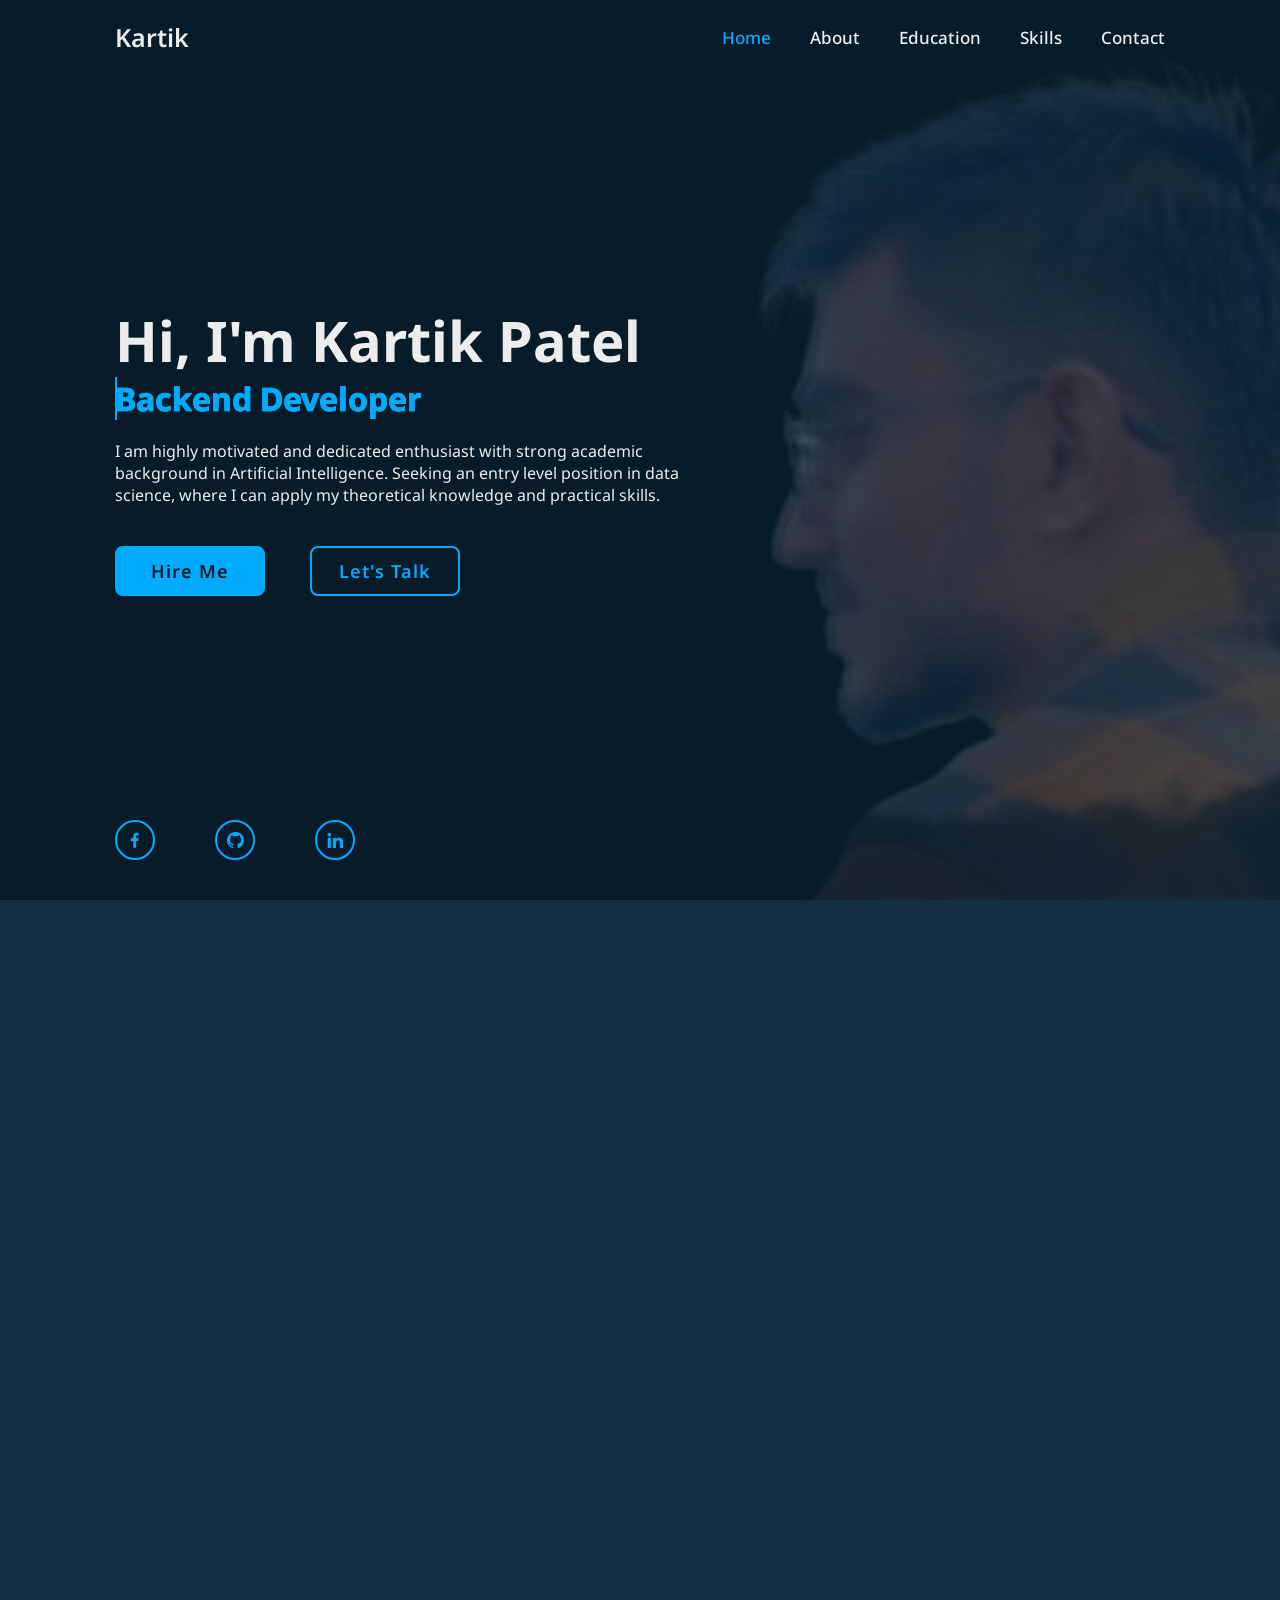
<file: index.html>
<!DOCTYPE html>
<html lang="en">
<head>
    <meta charset="UTF-8">
    <link rel="icon" href="img/icon.jpg">
    <meta name="viewport" content="width=device-width, initial-scale=1.0">
    <title>Kartik Patel</title>
    <meta name="author" content="Kartik Patel">
    <meta property="og:title" content="Kartik Patel">
    <meta name="description" content="My portfolio">
<meta property="og:description" content="Personal website of Kartik Patel to connect his Information">
    <link rel="stylesheet" href="CSS/style.css">
    <!-- box icons -->
    <link href='https://unpkg.com/boxicons@2.1.4/css/boxicons.min.css' rel='stylesheet'>
</head>
<body>
    <header class="header">
        <a href="#" class="logo">Kartik <span class="animate" style="--i:1;"></span></a>
        <div class="bx bx-menu" id="menu-icon"><span class="animate" style="--i:2;"></span></div>
        <nav class="navbar">
            <a href="#home" class="active">Home</a>
            <a href="#about">About</a>
            <a href="#education">Education</a>
            <a href="#skills">Skills</a>
            <a href="#contact">Contact</a>


            <span class="active-nav"></span>
            <span class="animate" style="--i:2;"></span>
        </nav>
    </header>
<!-- home page desing -->
<section class="home show-animate" id="home">
    <div class="home-content">
        <h1>Hi, I'm <span>Kartik Patel</span><span class="animate" style="--i:2;"></span></h1>
        <div class="text-animate">
            <h3>Backend Developer</h3>
            <span class="animate" style="--i:3;"></span>
        </div>
        <p>I am highly motivated and dedicated enthusiast with strong academic background in Artificial Intelligence. Seeking an entry level position in data science, where I can apply my theoretical knowledge and practical skills.
            <span class="animate" style="--i:4;"></span>
        </p>

            <div class="btn-box">
                <a href="#" class="btn">Hire Me</a>
                <a href="#" class="btn">Let's Talk</a>
                <span class="animate" style="--i:5;"></span>
            </div>
    </div>

    <div class="home-sci">
        <a href="#"><i class="bx bxl-facebook"></i></a>
        <a href="#"><i class="bx bxl-github"></i></a>
        <a href="#"><i class="bx bxl-linkedin"></i></a>
        <span class="animate" style="--i:6;"></span>
    </div>
    <div class="home-imghover"></div>
    <span class="animate home-img" style="--i:7;"></span>
</section>

<!-- About section -->
<section class="about" id="about">
    <h2 class="heading">About <span>ME</span><span class="animate scroll" style="--i:1;"></span></h2>
    <div class="about-img">
        <img src="img/about.jpg" alt="">
        <span class="circle-spin"></span>
        <span class="animate scroll" style="--i:2;"></span>
    </div>
        <div class="about-content">
            <h3>Backend Devloper <span class="animate scroll" style="--i:3;"></span> </h3>
            <p>I am highly motivated and dedicated enthusiast with strong academic background in Artificial Intelligence. Seeking an entry level position in data science, where I can apply my theoretical knowledge and practical skills.
                <span class="animate scroll" style="--i:4;"></span>
            </p>
            <div class="btn-box btns" >
                <a href="#" class="btn">Read More</a>
                <span class="animate scroll" style="--i:3;"></span>
            </div>
        </div>
</section>

<!-- education section -->

<section class="education" id="education">
    <h2 class="heading">My <span>Journey</span><span class="animate scroll" style="--i:1;"></span></h2>

    <div class="education-row">
        <div class="education-colums">
            <h3 class="title">Education <span class="animate scroll" style="--i:2;"></span></h3>

            <div class="education-box">
                <div class="education-content">
                    <div class="content">
                        <div class="year"> <i class="bx bxs-calendar"></i> 2017 - 2018</div>
                        <h3>SSC - STTK Mahajan Highscool Dhule</h3>
                        <p> Lorem ipsum dolor sit, amet consectetur adipisicing elit. Eum esse sequi pariatur, eligendi accusamus illum ipsam alias officia ratione id suscipit error magnam! Suscipit harum quisquam nulla saepe ipsam non!</p>
                    </div>
                </div>

                <div class="education-content">
                    <div class="content">
                        <div class="year"> <i class="bx bxs-calendar"></i> 2019 - 2020</div>
                        <h3>HSC - STTK Mahajan Highscool Dhule</h3>
                        <p> Lorem ipsum dolor sit, amet consectetur adipisicing elit. Eum esse sequi pariatur, eligendi accusamus illum ipsam alias officia ratione id suscipit error magnam! Suscipit harum quisquam nulla saepe ipsam non!</p>
                    </div>
                </div>

                <div class="education-content">
                    <div class="content">
                        <div class="year"> <i class="bx bxs-calendar"></i> 2020 - 2024</div>
                        <h3>B-tech in AI - Parul University</h3>
                        <p> Lorem ipsum dolor sit, amet consectetur adipisicing elit. Eum esse sequi pariatur, eligendi accusamus illum ipsam alias officia ratione id suscipit error magnam! Suscipit harum quisquam nulla saepe ipsam non!</p>
                    </div>
                </div>
                <span class="animate scroll" style="--i:3;"></span>
            </div>
        </div>
        <!-- Experience -->
        <div class="education-colums">
            <h3 class="title">Experience <span class="animate scroll" style="--i:5;"></span></h3>

            <div class="education-box">
                <div class="education-content">
                    <div class="content">
                        <div class="year"> <i class="bx bxs-calendar"></i> 2017 - 2018</div>
                        <h3>Backend Devloper - Leon's Integretion Pvt Ltd </h3>
                        <p> Lorem ipsum dolor sit, amet consectetur adipisicing elit. Eum esse sequi pariatur, eligendi accusamus illum ipsam alias officia ratione id suscipit error magnam! Suscipit harum quisquam nulla saepe ipsam non!</p>
                    </div>
                </div>

                <div class="education-content">
                    <div class="content">
                        <div class="year"> <i class="bx bxs-calendar"></i> 2019 - 2020</div>
                        <h3>Python with Django Intern - BrainyBeam Info-Tech Pvt Ltd</h3>
                        <p> Lorem ipsum dolor sit, amet consectetur adipisicing elit. Eum esse sequi pariatur, eligendi accusamus illum ipsam alias officia ratione id suscipit error magnam! Suscipit harum quisquam nulla saepe ipsam non!</p>
                    </div>
                </div>

                <div class="education-content">
                    <div class="content">
                        <div class="year"> <i class="bx bxs-calendar"></i> 2020 - 2024</div>
                        <h3>Data Science And Machine Learning Intern - Uniconverge Technologies Pvt Ltd</h3>
                        <p> Lorem ipsum dolor sit, amet consectetur adipisicing elit. Eum esse sequi pariatur, eligendi accusamus illum ipsam alias officia ratione id suscipit error magnam! Suscipit harum quisquam nulla saepe ipsam non!</p>
                    </div>
                </div>

                <div class="education-content">
                    <div class="content">
                        <div class="year"> <i class="bx bxs-calendar"></i> 2020 - 2024</div>
                        <h3>Internship Trainee and Intern - Code Unnati Program</h3>
                        <p> Lorem ipsum dolor sit, amet consectetur adipisicing elit. Eum esse sequi pariatur, eligendi accusamus illum ipsam alias officia ratione id suscipit error magnam! Suscipit harum quisquam nulla saepe ipsam non!</p>
                    </div>
                </div>
                <span class="animate scroll" style="--i:6;"></span>
            </div>
        </div>

    </div>
</section>
<!-- skills section -->
<section class="skills" id="skills">
    <h2 class="heading">My <span>Skills</span><span class="animate scroll" style="--i:1;"></span></h2>

    <div class="skills-row">
        <div class="skills-column">
            <h3 class="title">Coding Skills <span class="animate scroll" style="--i:2;"></span></h3>

            <div class="skills-box">
                <div class="skills-content">
                    <div class="progress">
                        <h3>Python <span>90%</span></h3>
                        <div class="bar"><span></span></div>
                    </div>

                    <div class="progress">
                        <h3>HTML <span>80%</span></h3>
                        <div class="bar"><span></span></div>
                    </div>

                    <div class="progress">
                        <h3>CSS <span>70%</span></h3>
                        <div class="bar"><span></span></div>
                    </div>

                    <div class="progress">
                        <h3>MYSQL <span>80%</span></h3>
                        <div class="bar"><span></span></div>
                    </div>

                    <div class="progress">
                        <h3>JavaScript <span>70%</span></h3>
                        <div class="bar"><span></span></div>
                    </div>
                </div>

                <span class="animate scroll" style="--i:3;"></span>
            </div>
        </div>

        <div class="skills-column">
            <h3 class="title">Profrssional Skills <span class="animate scroll" style="--i:5;"></span></h3>

            <div class="skills-box">
                <div class="skills-content">
                    <div class="progress">
                        <h3>Web Desing <span>85%</span></h3>
                        <div class="bar"><span></span></div>
                    </div>

                    <div class="progress">
                        <h3>Web Development <span>75%</span></h3>
                        <div class="bar"><span></span></div>
                    </div>

                    <div class="progress">
                        <h3>Data Analyst  <span>70%</span></h3>
                        <div class="bar"><span></span></div>
                    </div>

                    <div class="progress">
                        <h3>SEO Marketing <span>80%</span></h3>
                        <div class="bar"><span></span></div>
                    </div>

                    <div class="progress">
                        <h3>JavaScript <span>70%</span></h3>
                        <div class="bar"><span></span></div>
                    </div>
                </div>
                <span class="animate scroll" style="--i:6;"></span>
            </div>
        </div>
    </div>
</section>

<!-- contact section -->

<section class="contact" id="contact">
    <h2 class="heading">Contact <span>Me</span> <span class="animate scroll" style="--i:1;"></span></h2>

    <form action="#">
        <div class="input-box">
            <div class="input-field">
                <input type="text" placeholder="Full Name" required>
                <span class="focus"></span>
            </div>

            <div class="input-field">
                <input type="text" placeholder="Email Address" required>
                <span class="focus"></span>
            </div>
            <span class="animate scroll" style="--i:2;"></span>
        </div>

        <div class="input-box">
            <div class="input-field">
                <input type="number" placeholder="Mobile Number" required>
                <span class="focus"></span>
            </div>

            <div class="input-field">
                <input type="text" placeholder="Email Subject" required>
                <span class="focus"></span>
            </div>
            <span class="animate scroll" style="--i:5;"></span>
        </div>

        <div class="textarea-field">
            <textarea name="" id="" cols="30" rows="10" placeholder="Your Message" required></textarea>
            <span class="focus"></span>

            <span class="animate scroll" style="--i:7;"></span>
        </div>
        <div class="btn-box btns">
            <button type="submit" class="btn">Submit</button>
            <span class="animate scroll" style="--i:9;"></span>
        </div>
    </form>
</section>

<!-- footer section -->
<footer class="footer">
    <div class="footer-text">
        <p>Copyright and copy 2024</p>
        
        <span class="animate scroll" style="--i:1;"></span>

    </div>
    <div class="footer-icontop">
        <a href="#"><i class="bx bx-up-arrow-alt"></i></a>

        <span class="animate scroll" style="--i:3;"></span>

    </div>
</footer>
    <script src="js/script.js"></script>
</body>
</html>
</file>
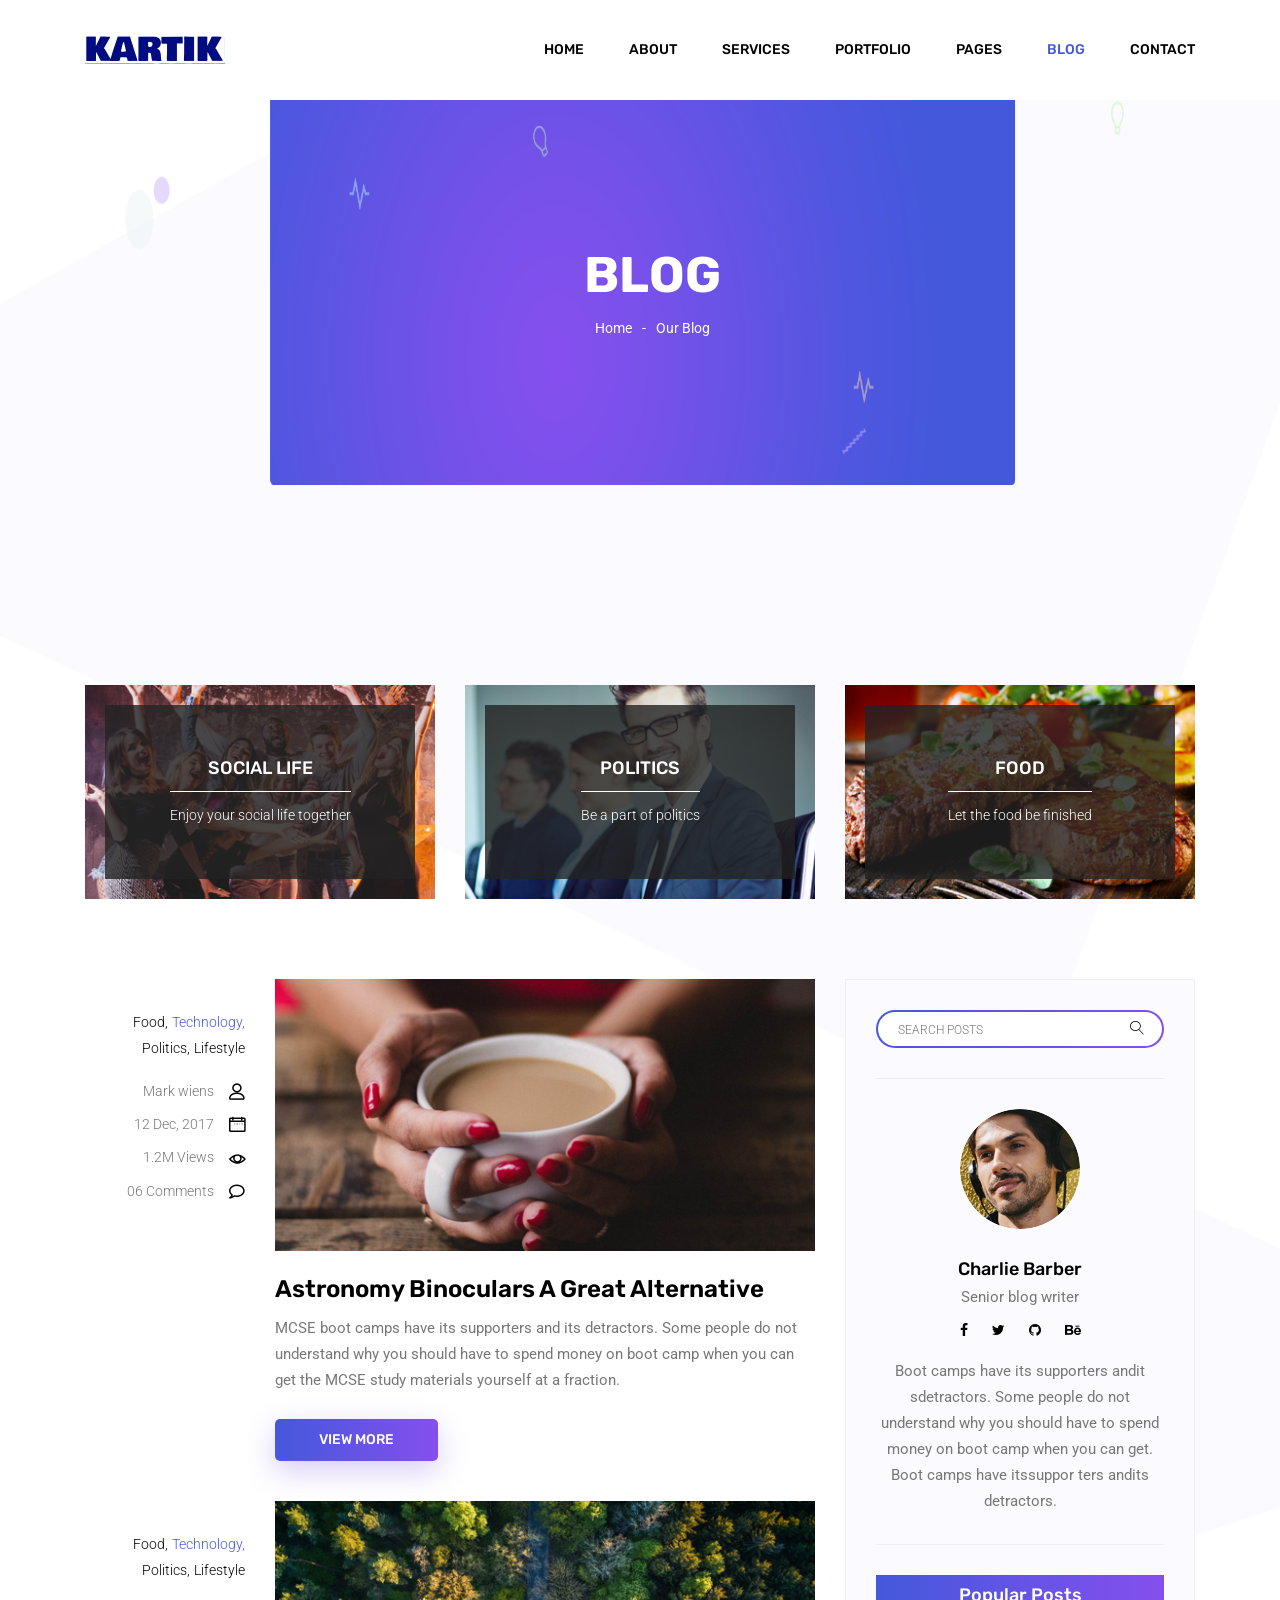
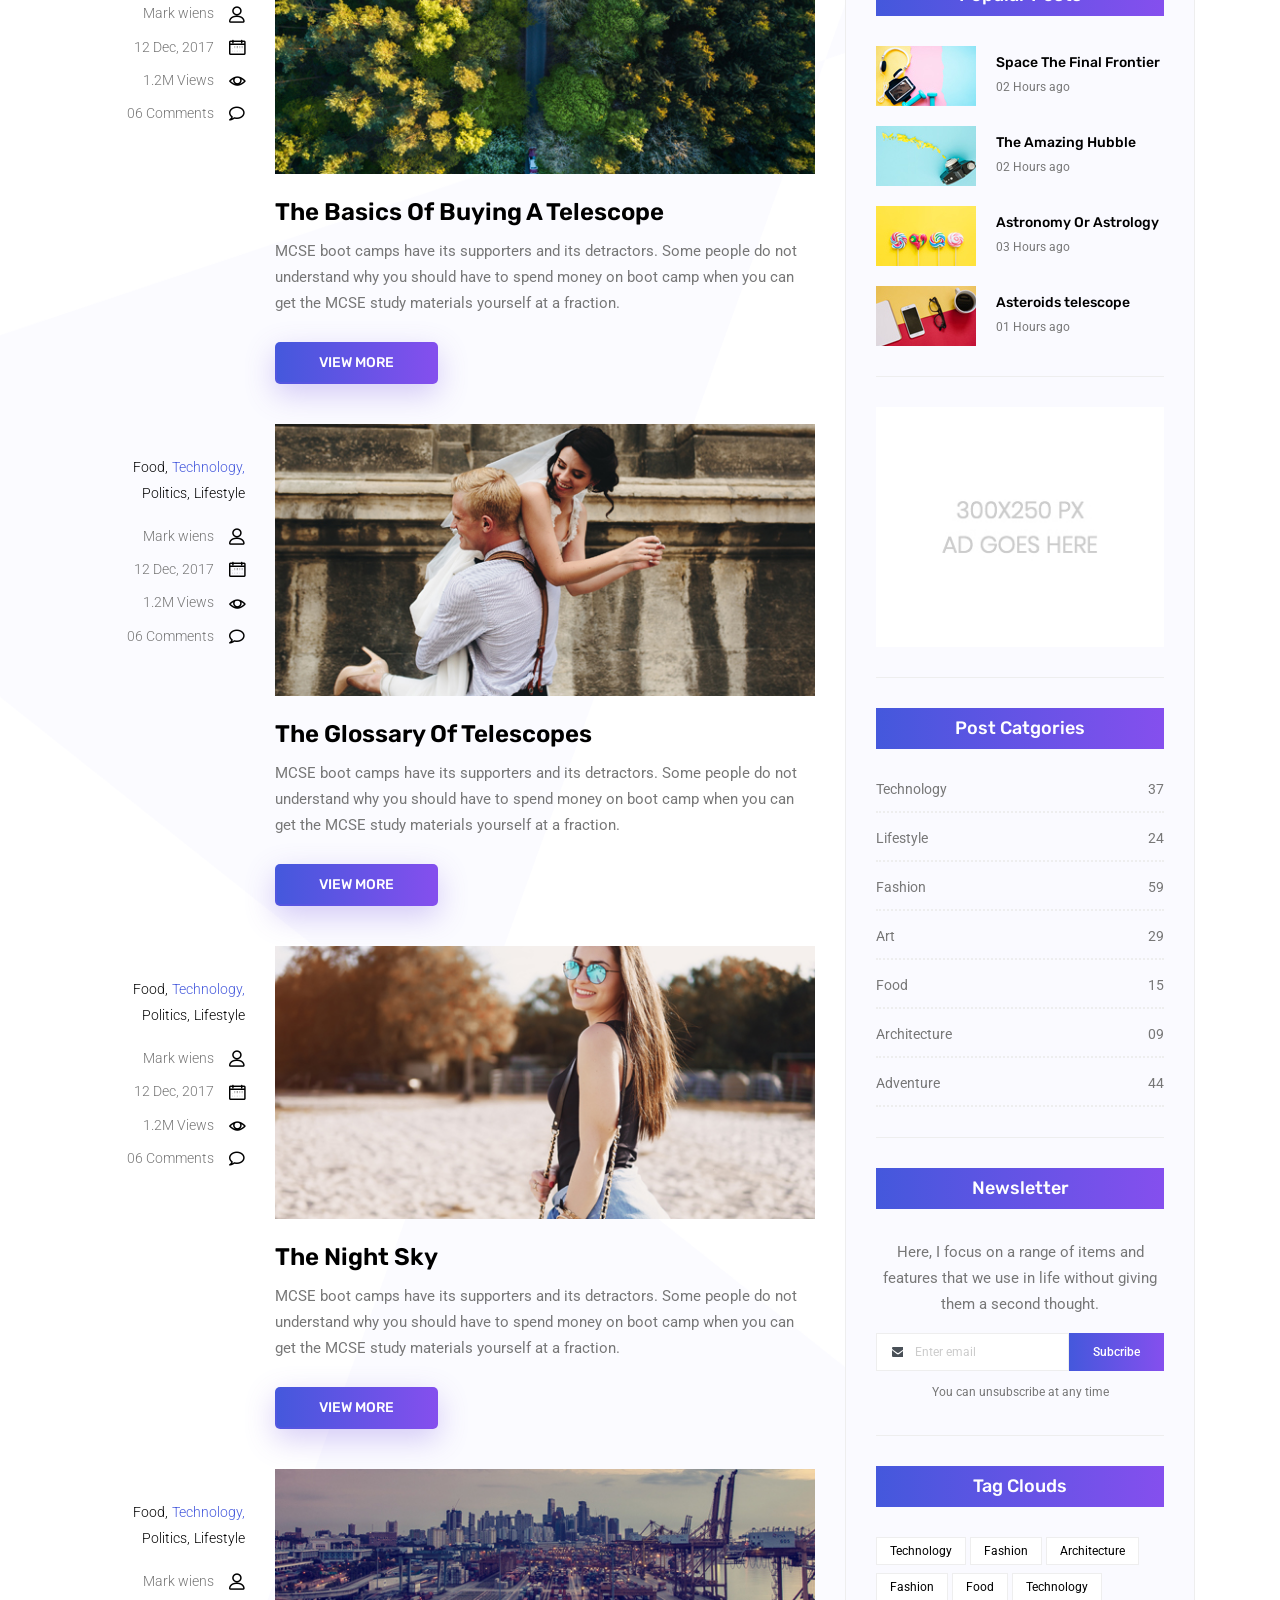
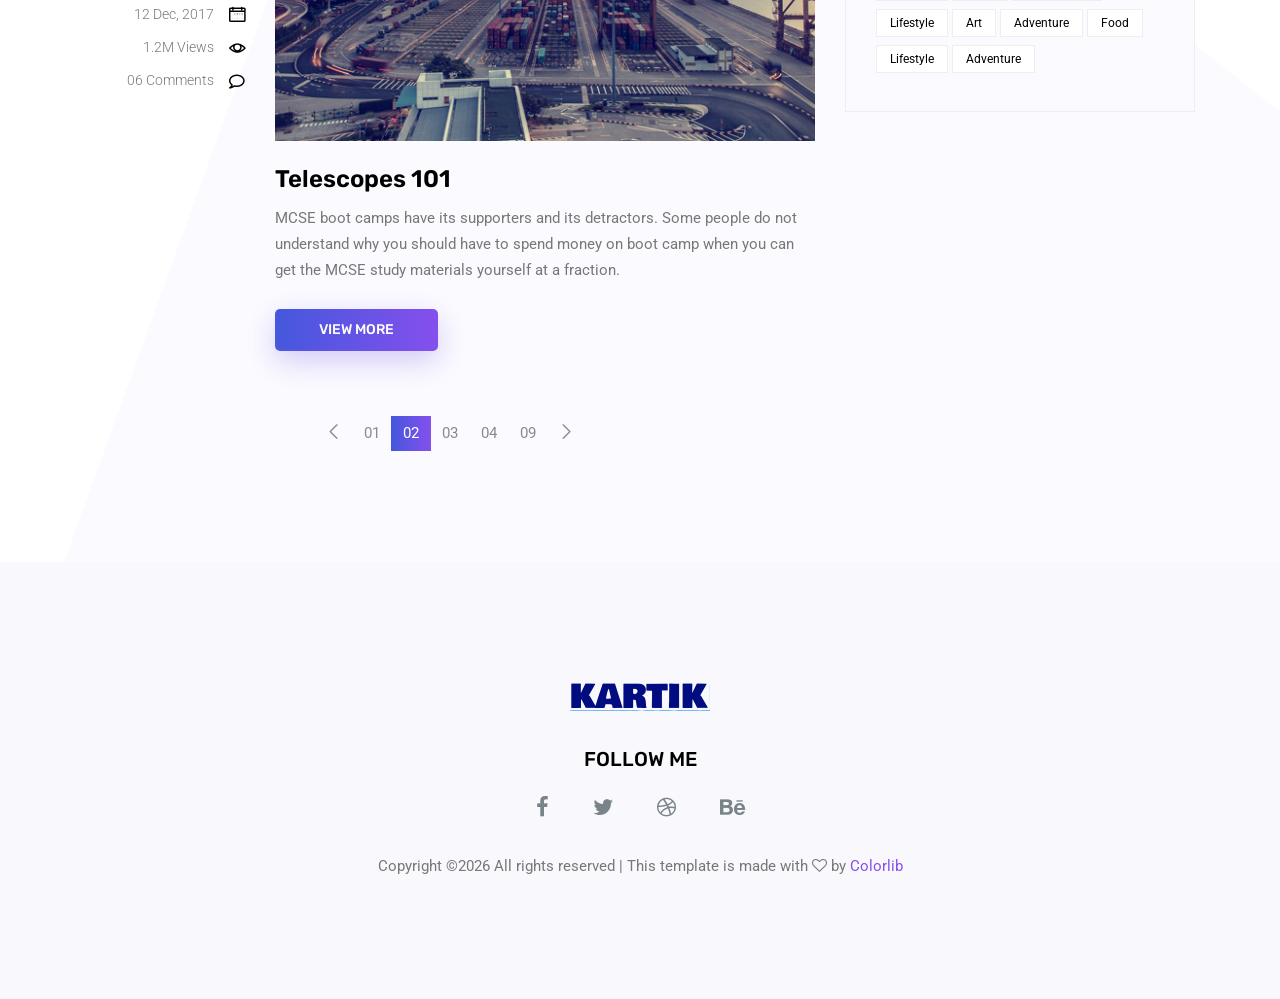
<file: blog.html>
<!doctype html>
<html lang="en">

<head>
	<!-- Required meta tags -->
	<meta charset="utf-8">
	<meta name="viewport" content="width=device-width, initial-scale=1, shrink-to-fit=no">
	<link rel="icon" href="img/favicon.png" type="image/png">
	<title>Blog</title>
	<!-- Bootstrap CSS -->
	<link rel="stylesheet" href="css/bootstrap.css">
	<link rel="stylesheet" href="vendors/linericon/style.css">
	<link rel="stylesheet" href="css/font-awesome.min.css">
	<link rel="stylesheet" href="vendors/owl-carousel/owl.carousel.min.css">
	<link rel="stylesheet" href="css/magnific-popup.css">
	<link rel="stylesheet" href="vendors/nice-select/css/nice-select.css">
	<!-- main css -->
	<link rel="stylesheet" href="css/style.css">
</head>

<body class="blog_version">

	<!--================ Start Header Area =================-->
	<header class="header_area">
		<div class="main_menu">
			<nav class="navbar navbar-expand-lg navbar-light">
				<div class="container">
					<!-- Brand and toggle get grouped for better mobile display -->
					<a class="navbar-brand logo_h" href="index.html"><img src="img/logo.png" alt=""></a>
					<button class="navbar-toggler" type="button" data-toggle="collapse" data-target="#navbarSupportedContent"
					 aria-controls="navbarSupportedContent" aria-expanded="false" aria-label="Toggle navigation">
						<span class="icon-bar"></span>
						<span class="icon-bar"></span>
						<span class="icon-bar"></span>
					</button>
					<!-- Collect the nav links, forms, and other content for toggling -->
					<div class="collapse navbar-collapse offset" id="navbarSupportedContent">
						<ul class="nav navbar-nav menu_nav justify-content-end">
							<li class="nav-item"><a class="nav-link" href="index.html">Home</a></li>
							<li class="nav-item"><a class="nav-link" href="about.html">About</a></li>
							<li class="nav-item"><a class="nav-link" href="services.html">Services</a></li>
							<li class="nav-item"><a class="nav-link" href="portfolio.html">Portfolio</a></li>
							<li class="nav-item submenu dropdown">
								<a href="#" class="nav-link dropdown-toggle" data-toggle="dropdown" role="button" aria-haspopup="true"
								 aria-expanded="false">Pages</a>
								<ul class="dropdown-menu">
                                    <li class="nav-item"><a class="nav-link" href="elements.html">Elements</a></li>
                                    <li class="nav-item"><a class="nav-link" href="portfolio-details.html">Portfolio Details</a></li>
								</ul>
							</li>
							<li class="nav-item submenu dropdown active">
								<a href="#" class="nav-link dropdown-toggle" data-toggle="dropdown" role="button" aria-haspopup="true"
								 aria-expanded="false">Blog</a>
								<ul class="dropdown-menu">
									<li class="nav-item"><a class="nav-link" href="blog.html">Blog</a></li>
									<li class="nav-item"><a class="nav-link" href="single-blog.html">Blog Details</a></li>
								</ul>
							</li>
							<li class="nav-item"><a class="nav-link" href="contact.html">Contact</a></li>
						</ul>
					</div>
				</div>
			</nav>
		</div>
	</header>
	<!--================ End Header Area =================-->

    <!--================ Start Banner Area =================-->
    <section class="banner_area">
        <div class="banner_inner d-flex align-items-center">
            <div class="container">
                <div class="banner_content text-center">
                    <h2>Blog</h2>
                    <div class="page_link">
                        <a href="index.html">Home</a>
                        <a href="blog.html">Our Blog</a>
                    </div>
                </div>
            </div>
        </div>
    </section>
    <!--================ End Banner Area =================-->
        
    <!--================Blog Categorie Area =================-->
    <section class="blog_categorie_area section_gap_top">
        <div class="container">
            <div class="row">
                <div class="col-lg-4">
                    <div class="categories_post">
                        <img src="img/blog/cat-post/cat-post-3.jpg" alt="post">
                        <div class="categories_details">
                            <div class="categories_text">
                                <a href="single-blog.html"><h5>Social Life</h5></a>
                                <div class="border_line"></div>
                                <p>Enjoy your social life together</p>
                            </div>
                        </div>
                    </div>
                </div>
                <div class="col-lg-4">
                    <div class="categories_post">
                        <img src="img/blog/cat-post/cat-post-2.jpg" alt="post">
                        <div class="categories_details">
                            <div class="categories_text">
                                <a href="single-blog.html"><h5>Politics</h5></a>
                                <div class="border_line"></div>
                                <p>Be a part of politics</p>
                            </div>
                        </div>
                    </div>
                </div>
                <div class="col-lg-4">
                    <div class="categories_post">
                        <img src="img/blog/cat-post/cat-post-1.jpg" alt="post">
                        <div class="categories_details">
                            <div class="categories_text">
                                <a href="single-blog.html"><h5>Food</h5></a>
                                <div class="border_line"></div>
                                <p>Let the food be finished</p>
                            </div>
                        </div>
                    </div>
                </div>
            </div>
        </div>
    </section>
    <!--================Blog Categorie Area =================-->
    
    <!--================Blog Area =================-->
    <section class="blog_area">
        <div class="container">
            <div class="row">
                <div class="col-lg-8">
                    <div class="blog_left_sidebar">
                        <article class="row blog_item">
                            <div class="col-md-3">
                                <div class="blog_info text-right">
                                    <div class="post_tag">
                                        <a href="#">Food,</a>
                                        <a class="active" href="#">Technology,</a>
                                        <a href="#">Politics,</a>
                                        <a href="#">Lifestyle</a>
                                    </div>
                                    <ul class="blog_meta list">
                                        <li><a href="#">Mark wiens<i class="lnr lnr-user"></i></a></li>
                                        <li><a href="#">12 Dec, 2017<i class="lnr lnr-calendar-full"></i></a></li>
                                        <li><a href="#">1.2M Views<i class="lnr lnr-eye"></i></a></li>
                                        <li><a href="#">06 Comments<i class="lnr lnr-bubble"></i></a></li>
                                    </ul>
                                </div>
                            </div>
                            <div class="col-md-9">
                                <div class="blog_post">
                                    <img src="img/blog/main-blog/m-blog-1.jpg" alt="">
                                    <div class="blog_details">
                                        <a href="single-blog.html"><h2>Astronomy Binoculars A Great Alternative</h2></a>
                                        <p>MCSE boot camps have its supporters and its detractors. Some people do not understand why you should have to spend money on boot camp when you can get the MCSE study materials yourself at a fraction.</p>
                                        <a href="single-blog.html" class="primary_btn"><span>View More</span></a>
                                    </div>
                                </div>
                            </div>
                        </article>
                        <article class="row blog_item">
                            <div class="col-md-3">
                                <div class="blog_info text-right">
                                    <div class="post_tag">
                                        <a href="#">Food,</a>
                                        <a class="active" href="#">Technology,</a>
                                        <a href="#">Politics,</a>
                                        <a href="#">Lifestyle</a>
                                    </div>
                                    <ul class="blog_meta list">
                                        <li><a href="#">Mark wiens<i class="lnr lnr-user"></i></a></li>
                                        <li><a href="#">12 Dec, 2017<i class="lnr lnr-calendar-full"></i></a></li>
                                        <li><a href="#">1.2M Views<i class="lnr lnr-eye"></i></a></li>
                                        <li><a href="#">06 Comments<i class="lnr lnr-bubble"></i></a></li>
                                    </ul>
                                </div>
                            </div>
                            <div class="col-md-9">
                                <div class="blog_post">
                                    <img src="img/blog/main-blog/m-blog-2.jpg" alt="">
                                    <div class="blog_details">
                                        <a href="single-blog.html"><h2>The Basics Of Buying A Telescope</h2></a>
                                        <p>MCSE boot camps have its supporters and its detractors. Some people do not understand why you should have to spend money on boot camp when you can get the MCSE study materials yourself at a fraction.</p>
                                        <a href="single-blog.html" class="primary_btn"><span>View More</span></a>
                                    </div>
                                </div>
                            </div>
                        </article>
                        <article class="row blog_item">
                            <div class="col-md-3">
                                <div class="blog_info text-right">
                                    <div class="post_tag">
                                        <a href="#">Food,</a>
                                        <a class="active" href="#">Technology,</a>
                                        <a href="#">Politics,</a>
                                        <a href="#">Lifestyle</a>
                                    </div>
                                    <ul class="blog_meta list">
                                        <li><a href="#">Mark wiens<i class="lnr lnr-user"></i></a></li>
                                        <li><a href="#">12 Dec, 2017<i class="lnr lnr-calendar-full"></i></a></li>
                                        <li><a href="#">1.2M Views<i class="lnr lnr-eye"></i></a></li>
                                        <li><a href="#">06 Comments<i class="lnr lnr-bubble"></i></a></li>
                                    </ul>
                                </div>
                            </div>
                            <div class="col-md-9">
                                <div class="blog_post">
                                    <img src="img/blog/main-blog/m-blog-3.jpg" alt="">
                                    <div class="blog_details">
                                        <a href="single-blog.html"><h2>The Glossary Of Telescopes</h2></a>
                                        <p>MCSE boot camps have its supporters and its detractors. Some people do not understand why you should have to spend money on boot camp when you can get the MCSE study materials yourself at a fraction.</p>
                                        <a href="single-blog.html" class="primary_btn"><span>View More</span></a>
                                    </div>
                                </div>
                            </div>
                        </article>
                        <article class="row blog_item">
                            <div class="col-md-3">
                                <div class="blog_info text-right">
                                    <div class="post_tag">
                                        <a href="#">Food,</a>
                                        <a class="active" href="#">Technology,</a>
                                        <a href="#">Politics,</a>
                                        <a href="#">Lifestyle</a>
                                    </div>
                                    <ul class="blog_meta list">
                                        <li><a href="#">Mark wiens<i class="lnr lnr-user"></i></a></li>
                                        <li><a href="#">12 Dec, 2017<i class="lnr lnr-calendar-full"></i></a></li>
                                        <li><a href="#">1.2M Views<i class="lnr lnr-eye"></i></a></li>
                                        <li><a href="#">06 Comments<i class="lnr lnr-bubble"></i></a></li>
                                    </ul>
                                </div>
                            </div>
                            <div class="col-md-9">
                                <div class="blog_post">
                                    <img src="img/blog/main-blog/m-blog-4.jpg" alt="">
                                    <div class="blog_details">
                                        <a href="single-blog.html"><h2>The Night Sky</h2></a>
                                        <p>MCSE boot camps have its supporters and its detractors. Some people do not understand why you should have to spend money on boot camp when you can get the MCSE study materials yourself at a fraction.</p>
                                        <a href="single-blog.html" class="primary_btn"><span>View More</span></a>
                                    </div>
                                </div>
                            </div>
                        </article>
                        <article class="row blog_item">
                            <div class="col-md-3">
                                <div class="blog_info text-right">
                                    <div class="post_tag">
                                        <a href="#">Food,</a>
                                        <a class="active" href="#">Technology,</a>
                                        <a href="#">Politics,</a>
                                        <a href="#">Lifestyle</a>
                                    </div>
                                    <ul class="blog_meta list">
                                        <li><a href="#">Mark wiens<i class="lnr lnr-user"></i></a></li>
                                        <li><a href="#">12 Dec, 2017<i class="lnr lnr-calendar-full"></i></a></li>
                                        <li><a href="#">1.2M Views<i class="lnr lnr-eye"></i></a></li>
                                        <li><a href="#">06 Comments<i class="lnr lnr-bubble"></i></a></li>
                                    </ul>
                                </div>
                            </div>
                            <div class="col-md-9">
                                <div class="blog_post">
                                    <img src="img/blog/main-blog/m-blog-5.jpg" alt="">
                                    <div class="blog_details">
                                        <a href="single-blog.html"><h2>Telescopes 101</h2></a>
                                        <p>MCSE boot camps have its supporters and its detractors. Some people do not understand why you should have to spend money on boot camp when you can get the MCSE study materials yourself at a fraction.</p>
                                        <a href="single-blog.html" class="primary_btn"><span>View More</span></a>
                                    </div>
                                </div>
                            </div>
                        </article>
                        <nav class="blog-pagination justify-content-center d-flex">
                            <ul class="pagination">
                                <li class="page-item">
                                    <a href="#" class="page-link" aria-label="Previous">
                                        <span aria-hidden="true">
                                            <span class="lnr lnr-chevron-left"></span>
                                        </span>
                                    </a>
                                </li>
                                <li class="page-item"><a href="#" class="page-link">01</a></li>
                                <li class="page-item active"><a href="#" class="page-link">02</a></li>
                                <li class="page-item"><a href="#" class="page-link">03</a></li>
                                <li class="page-item"><a href="#" class="page-link">04</a></li>
                                <li class="page-item"><a href="#" class="page-link">09</a></li>
                                <li class="page-item">
                                    <a href="#" class="page-link" aria-label="Next">
                                        <span aria-hidden="true">
                                            <span class="lnr lnr-chevron-right"></span>
                                        </span>
                                    </a>
                                </li>
                            </ul>
                        </nav>
                    </div>
                </div>
                <div class="col-lg-4">
                    <div class="blog_right_sidebar">
                        <aside class="single_sidebar_widget search_widget">
                            <div class="input-group">
                                <input type="text" class="form-control" placeholder="Search Posts">
                                <span class="input-group-btn">
                                    <button class="btn btn-default" type="button"><i class="lnr lnr-magnifier"></i></button>
                                </span>
                            </div><!-- /input-group -->
                            <div class="br"></div>
                        </aside>
                        <aside class="single_sidebar_widget author_widget">
                            <img class="author_img rounded-circle" src="img/blog/author.png" alt="">
                            <h4>Charlie Barber</h4>
                            <p>Senior blog writer</p>
                            <div class="social_icon">
                                <a href="#"><i class="fa fa-facebook"></i></a>
                                <a href="#"><i class="fa fa-twitter"></i></a>
                                <a href="#"><i class="fa fa-github"></i></a>
                                <a href="#"><i class="fa fa-behance"></i></a>
                            </div>
                            <p>Boot camps have its supporters andit sdetractors. Some people do not understand why you should have to spend money on boot camp when you can get. Boot camps have itssuppor ters andits detractors.</p>
                            <div class="br"></div>
                        </aside>
                        <aside class="single_sidebar_widget popular_post_widget">
                            <h3 class="widget_title">Popular Posts</h3>
                            <div class="media post_item">
                                <img src="img/blog/popular-post/post1.jpg" alt="post">
                                <div class="media-body">
                                    <a href="single-blog.html"><h3>Space The Final Frontier</h3></a>
                                    <p>02 Hours ago</p>
                                </div>
                            </div>
                            <div class="media post_item">
                                <img src="img/blog/popular-post/post2.jpg" alt="post">
                                <div class="media-body">
                                    <a href="single-blog.html"><h3>The Amazing Hubble</h3></a>
                                    <p>02 Hours ago</p>
                                </div>
                            </div>
                            <div class="media post_item">
                                <img src="img/blog/popular-post/post3.jpg" alt="post">
                                <div class="media-body">
                                    <a href="single-blog.html"><h3>Astronomy Or Astrology</h3></a>
                                    <p>03 Hours ago</p>
                                </div>
                            </div>
                            <div class="media post_item">
                                <img src="img/blog/popular-post/post4.jpg" alt="post">
                                <div class="media-body">
                                    <a href="single-blog.html"><h3>Asteroids telescope</h3></a>
                                    <p>01 Hours ago</p>
                                </div>
                            </div>
                            <div class="br"></div>
                        </aside>
                        <aside class="single_sidebar_widget ads_widget">
                            <a href="#"><img class="img-fluid" src="img/blog/add.jpg" alt=""></a>
                            <div class="br"></div>
                        </aside>
                        <aside class="single_sidebar_widget post_category_widget">
                            <h4 class="widget_title">Post Catgories</h4>
                            <ul class="list cat-list">
                                <li>
                                    <a href="#" class="d-flex justify-content-between">
                                        <p>Technology</p>
                                        <p>37</p>
                                    </a>
                                </li>
                                <li>
                                    <a href="#" class="d-flex justify-content-between">
                                        <p>Lifestyle</p>
                                        <p>24</p>
                                    </a>
                                </li>
                                <li>
                                    <a href="#" class="d-flex justify-content-between">
                                        <p>Fashion</p>
                                        <p>59</p>
                                    </a>
                                </li>
                                <li>
                                    <a href="#" class="d-flex justify-content-between">
                                        <p>Art</p>
                                        <p>29</p>
                                    </a>
                                </li>
                                <li>
                                    <a href="#" class="d-flex justify-content-between">
                                        <p>Food</p>
                                        <p>15</p>
                                    </a>
                                </li>
                                <li>
                                    <a href="#" class="d-flex justify-content-between">
                                        <p>Architecture</p>
                                        <p>09</p>
                                    </a>
                                </li>
                                <li>
                                    <a href="#" class="d-flex justify-content-between">
                                        <p>Adventure</p>
                                        <p>44</p>
                                    </a>
                                </li>															
                            </ul>
                            <div class="br"></div>
                        </aside>
                        <aside class="single-sidebar-widget newsletter_widget">
                            <h4 class="widget_title">Newsletter</h4>
                            <p>
                            Here, I focus on a range of items and features that we use in life without
                            giving them a second thought.
                            </p>
                            <div class="form-group d-flex flex-row">
                                <div class="input-group">
                                    <div class="input-group-prepend">
                                        <div class="input-group-text"><i class="fa fa-envelope" aria-hidden="true"></i></div>
                                    </div>
                                    <input type="text" class="form-control" id="inlineFormInputGroup" placeholder="Enter email" onfocus="this.placeholder = ''" onblur="this.placeholder = 'Enter email'">
                                </div>
                                <a href="#" class="bbtns">Subcribe</a>
                            </div>	
                            <p class="text-bottom">You can unsubscribe at any time</p>	
                            <div class="br"></div>							
                        </aside>
                        <aside class="single-sidebar-widget tag_cloud_widget">
                            <h4 class="widget_title">Tag Clouds</h4>
                            <ul class="list">
                                <li><a href="#">Technology</a></li>
                                <li><a href="#">Fashion</a></li>
                                <li><a href="#">Architecture</a></li>
                                <li><a href="#">Fashion</a></li>
                                <li><a href="#">Food</a></li>
                                <li><a href="#">Technology</a></li>
                                <li><a href="#">Lifestyle</a></li>
                                <li><a href="#">Art</a></li>
                                <li><a href="#">Adventure</a></li>
                                <li><a href="#">Food</a></li>
                                <li><a href="#">Lifestyle</a></li>
                                <li><a href="#">Adventure</a></li>
                            </ul>
                        </aside>
                    </div>
                </div>
            </div>
        </div>
    </section>
    <!--================Blog Area =================-->
    
    <!--================Footer Area =================-->
	<footer class="footer_area">
        <div class="container">
            <div class="row justify-content-center">
                <div class="col-lg-12">
                    <div class="footer_top flex-column">
                        <div class="footer_logo">
                            <a href="#">
                                <img src="img/logo.png" alt="">
                            </a>
                            <h4>Follow Me</h4>
                        </div>
                        <div class="footer_social">
                            <a href="#"><i class="fa fa-facebook"></i></a>
                            <a href="#"><i class="fa fa-twitter"></i></a>
                            <a href="#"><i class="fa fa-dribbble"></i></a>
                            <a href="#"><i class="fa fa-behance"></i></a>
                        </div>
                    </div>
                </div>
            </div>
            <div class="row footer_bottom justify-content-center">
                <p class="col-lg-8 col-sm-12 footer-text">
                    <!-- Link back to Colorlib can't be removed. Template is licensed under CC BY 3.0. -->
Copyright &copy;<script>document.write(new Date().getFullYear());</script> All rights reserved | This template is made with <i class="fa fa-heart-o" aria-hidden="true"></i> by <a href="https://colorlib.com" target="_blank">Colorlib</a>
<!-- Link back to Colorlib can't be removed. Template is licensed under CC BY 3.0. --></p>
            </div>
        </div>
    </footer>
    <!--================End Footer Area =================-->
   
    <!-- Optional JavaScript -->
    <!-- jQuery first, then Popper.js, then Bootstrap JS -->
    <script src="js/jquery-3.2.1.min.js"></script>
    <script src="js/popper.js"></script>
    <script src="js/bootstrap.min.js"></script>
    <script src="js/stellar.js"></script>
    <script src="vendors/lightbox/simpleLightbox.min.js"></script>
    <script src="vendors/nice-select/js/jquery.nice-select.min.js"></script>
    <script src="vendors/isotope/imagesloaded.pkgd.min.js"></script>
    <script src="vendors/isotope/isotope-min.js"></script>
    <script src="vendors/owl-carousel/owl.carousel.min.js"></script>
    <script src="js/jquery.ajaxchimp.min.js"></script>
    <script src="js/mail-script.js"></script>
    <script src="js/theme.js"></script>
</body>
</html>
</file>
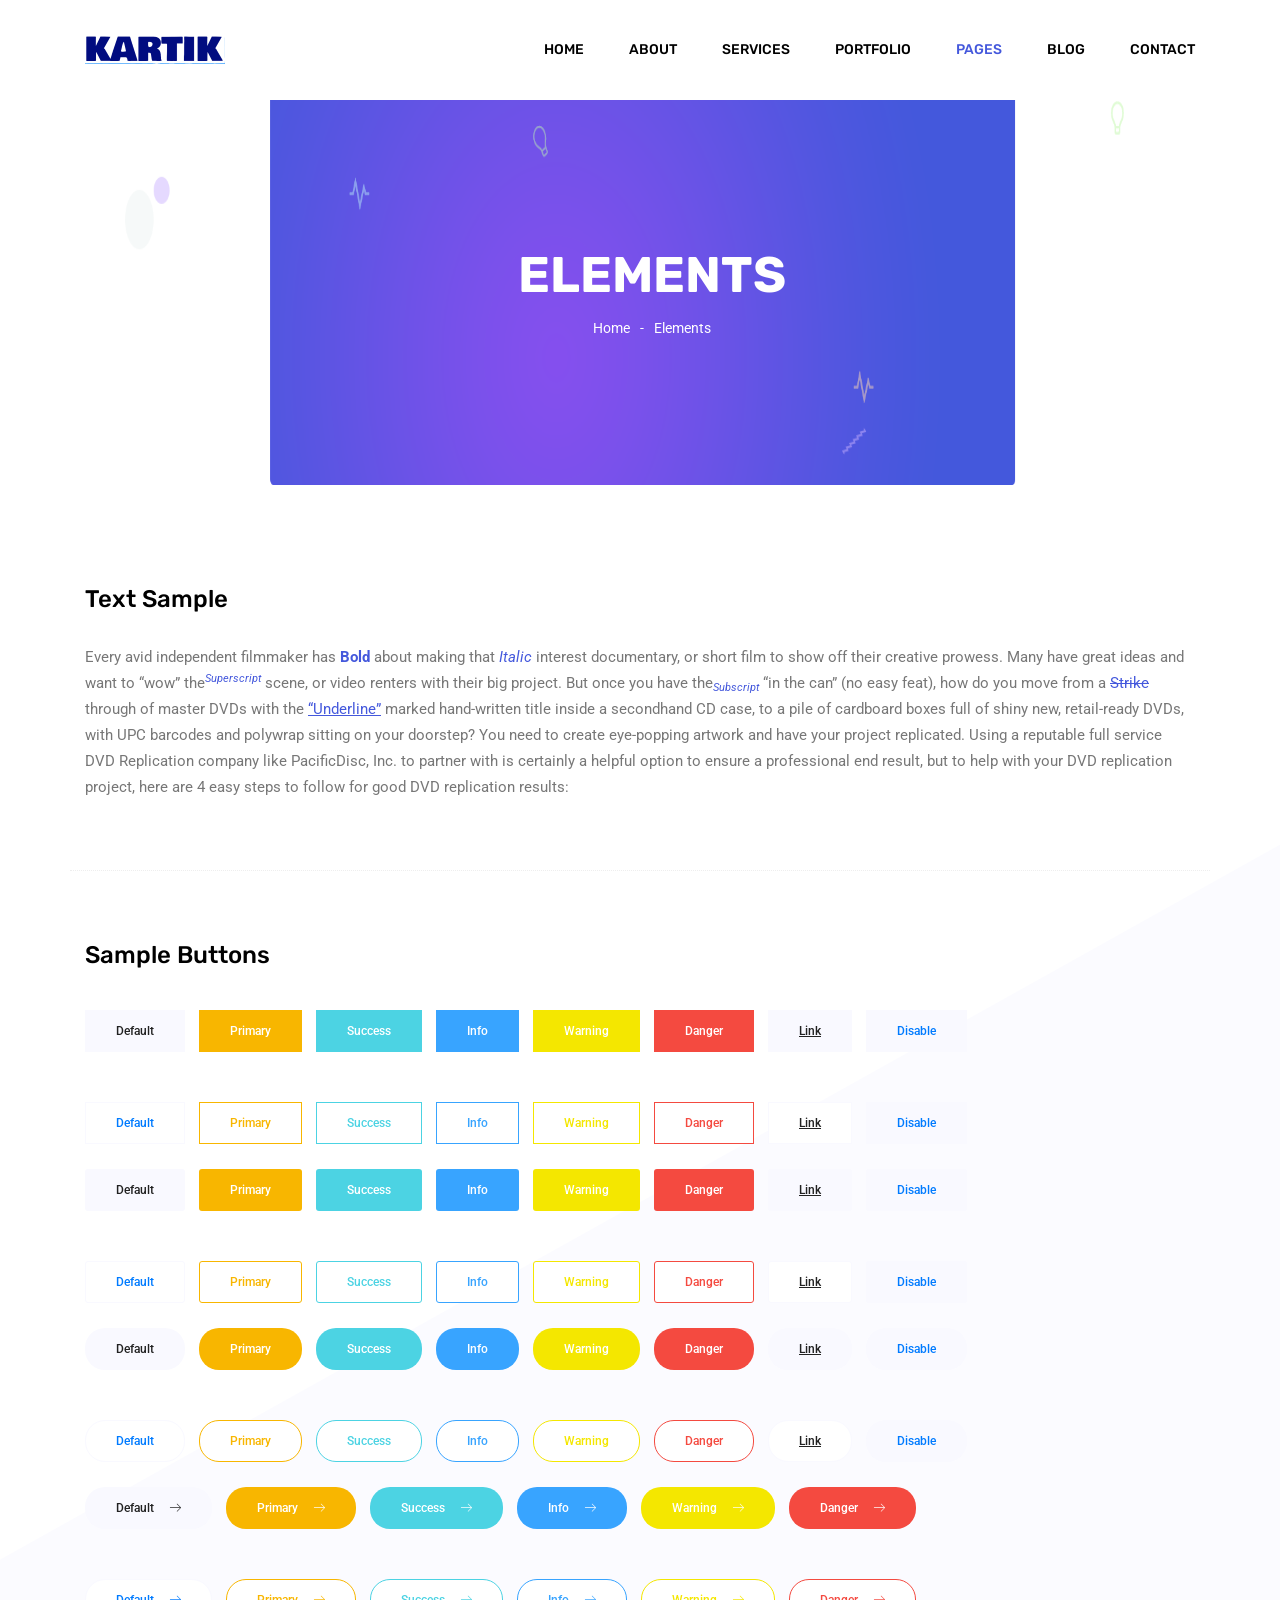
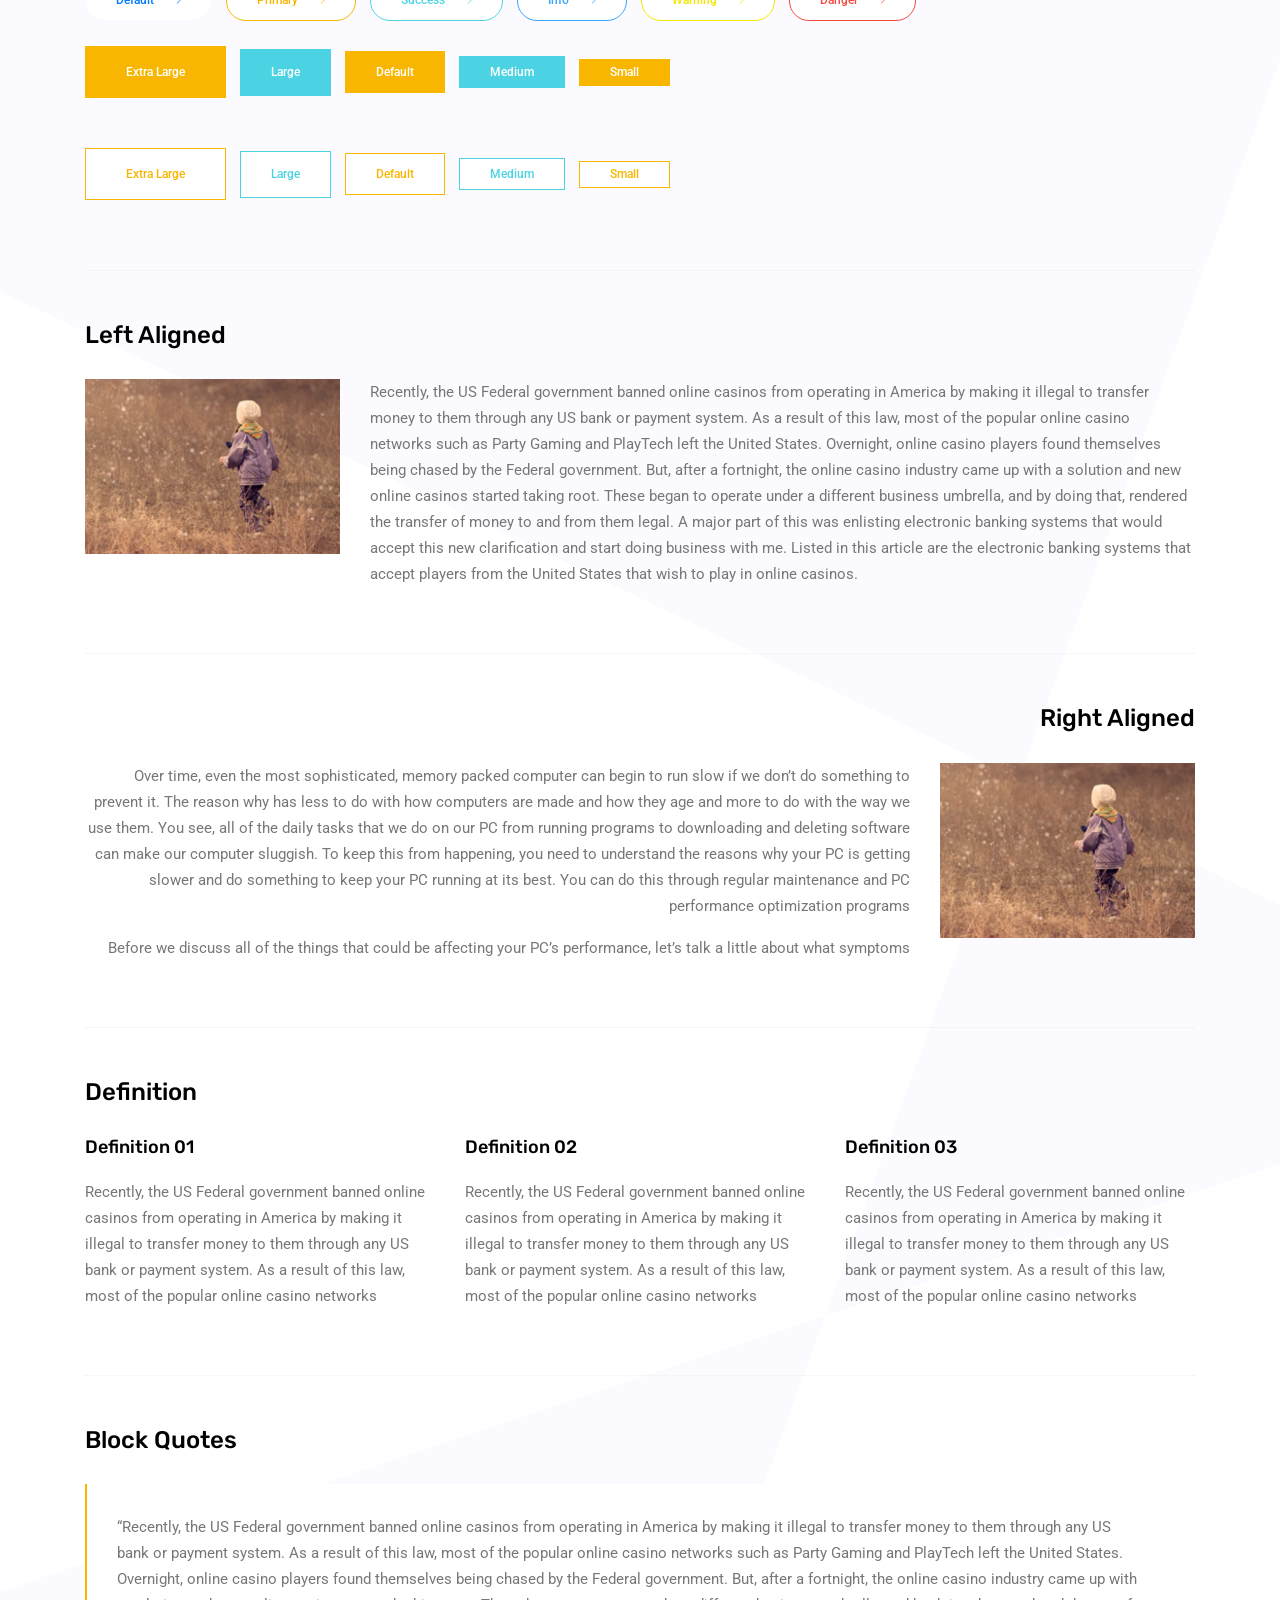
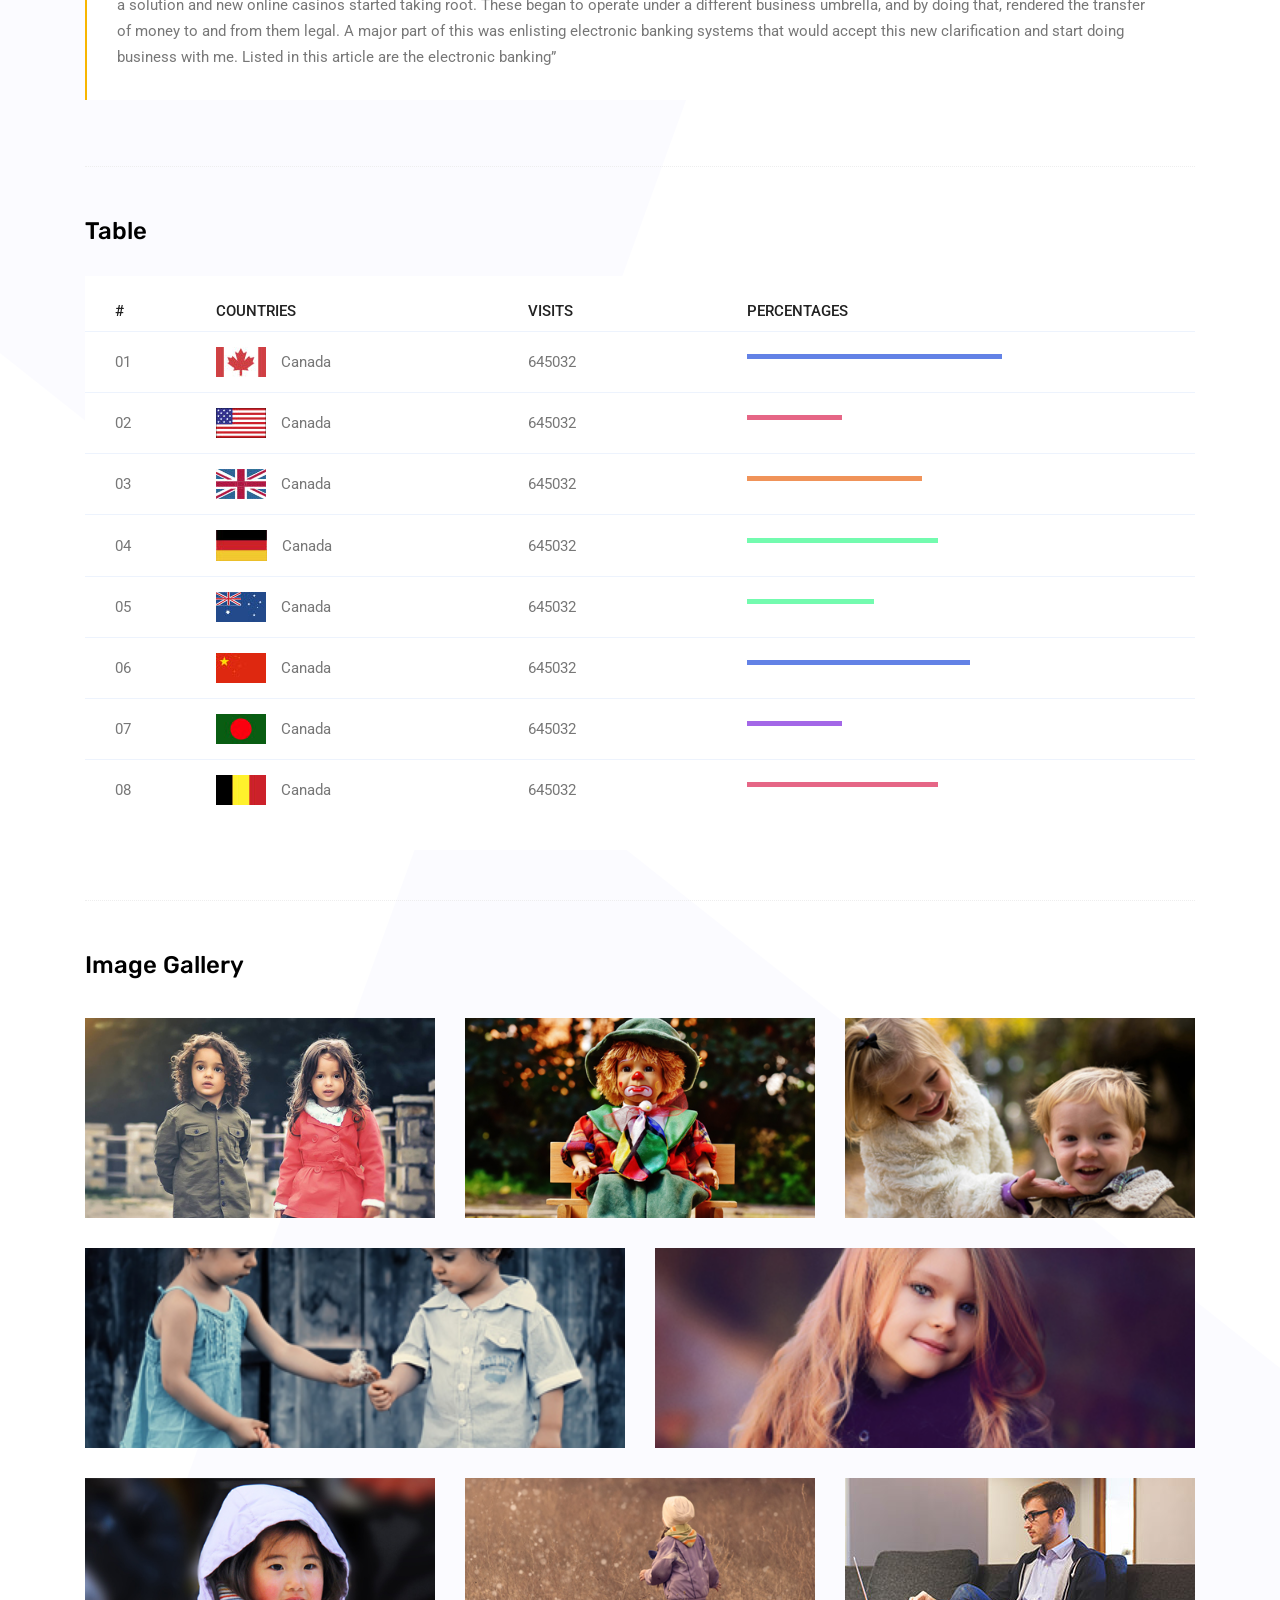
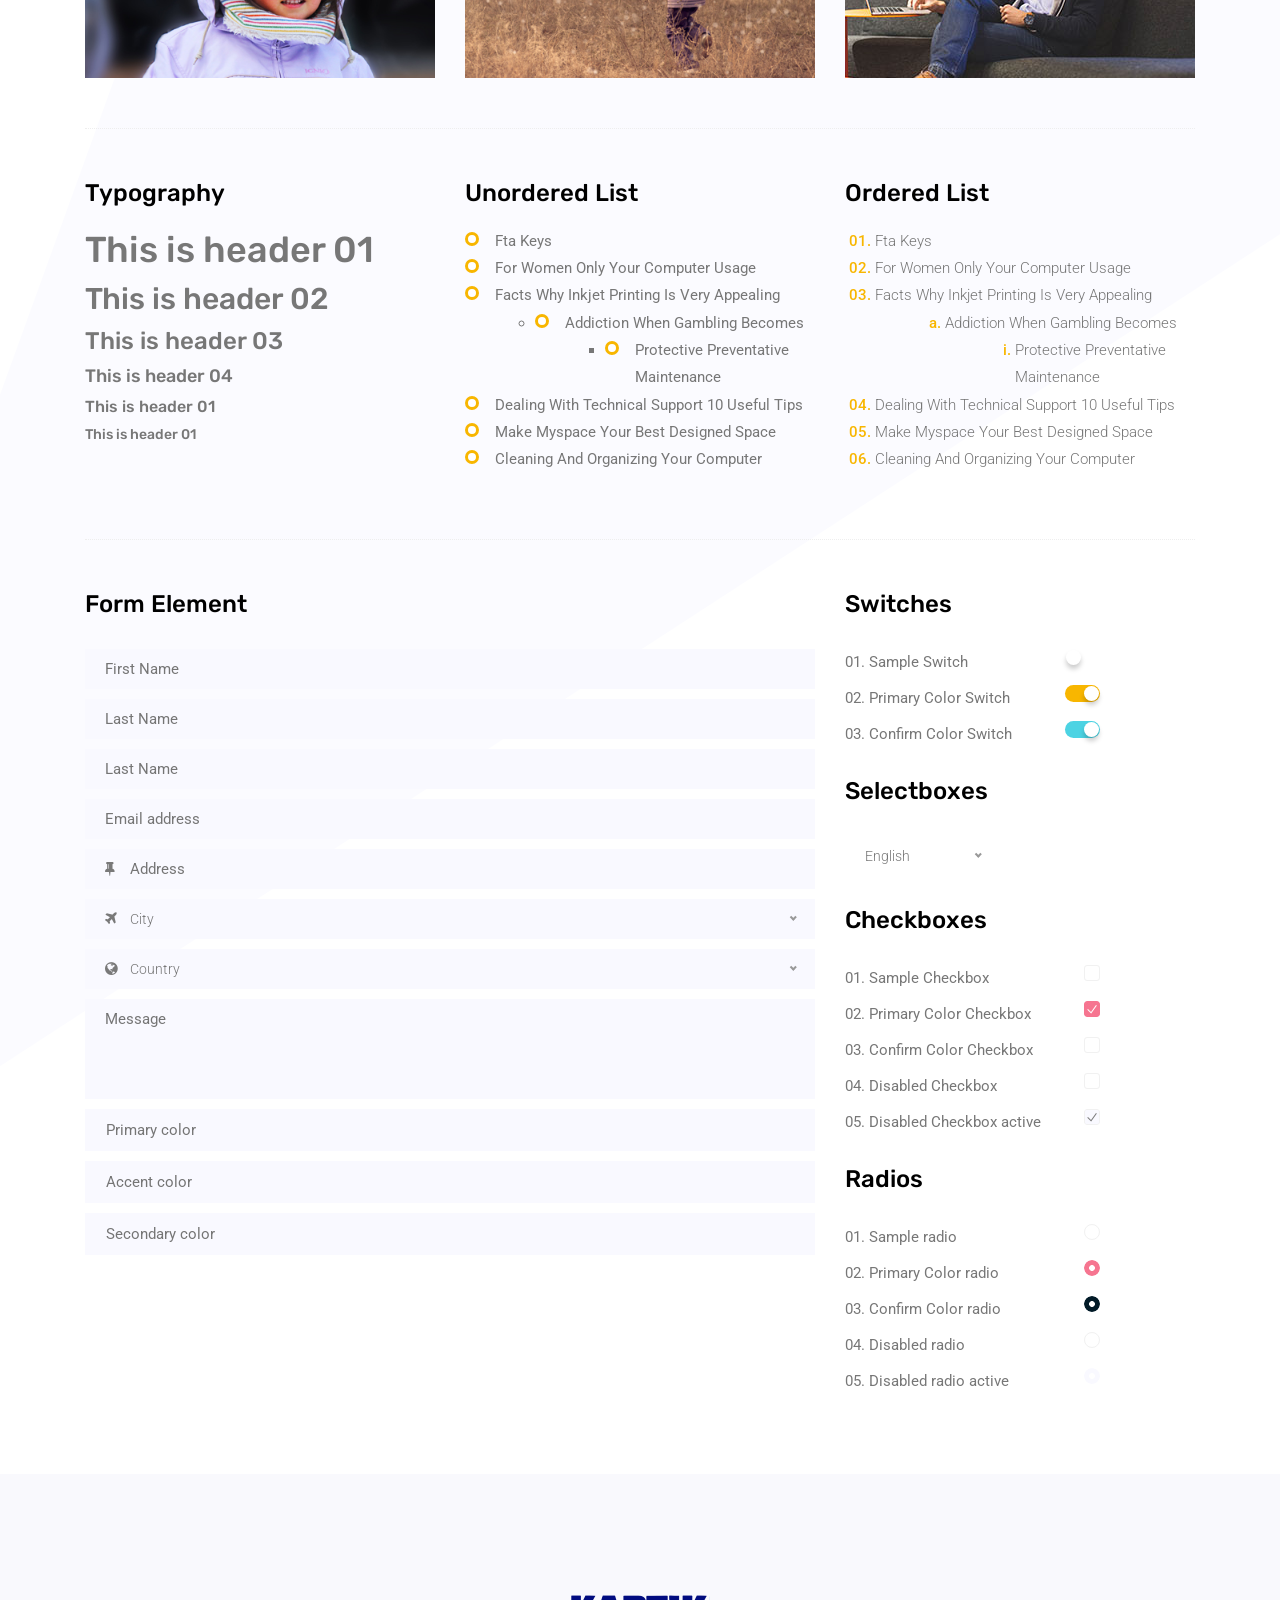
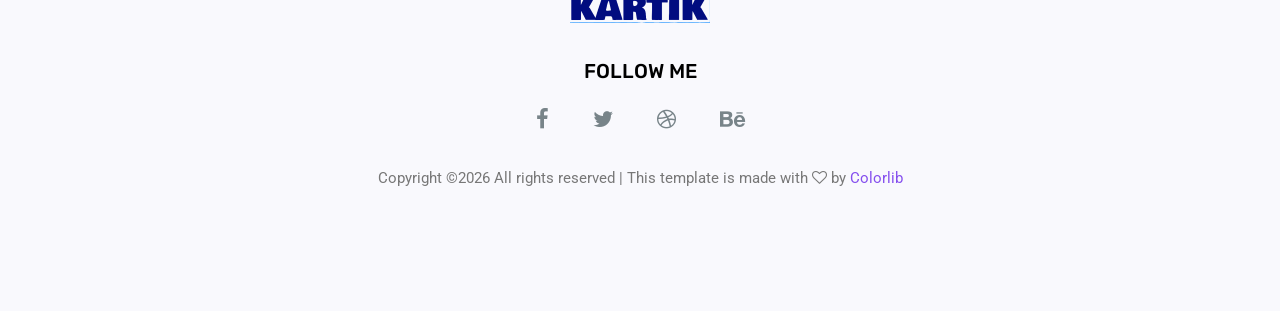
<file: elements.html>
<!doctype html>
<html lang="en">

<head>
	<!-- Required meta tags -->
	<meta charset="utf-8">
	<meta name="viewport" content="width=device-width, initial-scale=1, shrink-to-fit=no">
	<link rel="icon" href="img/favicon.png" type="image/png">
	<title>Elements</title>
	<!-- Bootstrap CSS -->
	<link rel="stylesheet" href="css/bootstrap.css">
	<link rel="stylesheet" href="vendors/linericon/style.css">
	<link rel="stylesheet" href="css/font-awesome.min.css">
	<link rel="stylesheet" href="vendors/owl-carousel/owl.carousel.min.css">
	<link rel="stylesheet" href="css/magnific-popup.css">
	<link rel="stylesheet" href="vendors/nice-select/css/nice-select.css">
	<!-- main css -->
	<link rel="stylesheet" href="css/style.css">
</head>

<body class="blog_version">

	<!--================ Start Header Area =================-->
	<header class="header_area">
		<div class="main_menu">
			<nav class="navbar navbar-expand-lg navbar-light">
				<div class="container">
					<!-- Brand and toggle get grouped for better mobile display -->
					<a class="navbar-brand logo_h" href="index.html"><img src="img/logo.png" alt=""></a>
					<button class="navbar-toggler" type="button" data-toggle="collapse" data-target="#navbarSupportedContent"
					 aria-controls="navbarSupportedContent" aria-expanded="false" aria-label="Toggle navigation">
						<span class="icon-bar"></span>
						<span class="icon-bar"></span>
						<span class="icon-bar"></span>
					</button>
					<!-- Collect the nav links, forms, and other content for toggling -->
					<div class="collapse navbar-collapse offset" id="navbarSupportedContent">
						<ul class="nav navbar-nav menu_nav justify-content-end">
							<li class="nav-item"><a class="nav-link" href="index.html">Home</a></li>
							<li class="nav-item"><a class="nav-link" href="about.html">About</a></li>
							<li class="nav-item"><a class="nav-link" href="services.html">Services</a></li>
							<li class="nav-item"><a class="nav-link" href="portfolio.html">Portfolio</a></li>
							<li class="nav-item submenu dropdown active">
								<a href="#" class="nav-link dropdown-toggle" data-toggle="dropdown" role="button" aria-haspopup="true"
								 aria-expanded="false">Pages</a>
								<ul class="dropdown-menu">
                                    <li class="nav-item"><a class="nav-link" href="elements.html">Elements</a></li>
                                    <li class="nav-item"><a class="nav-link" href="portfolio-details.html">Portfolio Details</a></li>
								</ul>
							</li>
							<li class="nav-item submenu dropdown">
								<a href="#" class="nav-link dropdown-toggle" data-toggle="dropdown" role="button" aria-haspopup="true"
								 aria-expanded="false">Blog</a>
								<ul class="dropdown-menu">
									<li class="nav-item"><a class="nav-link" href="blog.html">Blog</a></li>
									<li class="nav-item"><a class="nav-link" href="single-blog.html">Blog Details</a></li>
								</ul>
							</li>
							<li class="nav-item"><a class="nav-link" href="contact.html">Contact</a></li>
						</ul>
					</div>
				</div>
			</nav>
		</div>
	</header>
	<!--================ End Header Area =================-->

    <!--================ Start Banner Area =================-->
    <section class="banner_area">
        <div class="banner_inner d-flex align-items-center">
            <div class="container">
                <div class="banner_content text-center">
                    <h2>Elements</h2>
                    <div class="page_link">
                        <a href="index.html">Home</a>
                        <a href="elements.html">Elements</a>
                    </div>
                </div>
            </div>
        </div>
    </section>
    <!--================ End Banner Area =================-->
        
	<!-- Start Sample Area -->
	<section class="sample-text-area">
		<div class="container">
			<h3 class="text-heading title_color">Text Sample</h3>
			<p class="sample-text">
				Every avid independent filmmaker has <b>Bold</b> about making that <i>Italic</i> interest documentary, or short film to show off their creative prowess. Many have great ideas and want to “wow” the<sup>Superscript</sup> scene, or video renters with their big project.  But once you have the<sub>Subscript</sub> “in the can” (no easy feat), how do you move from a <del>Strike</del> through of master DVDs with the <u>“Underline”</u> marked hand-written title inside a secondhand CD case, to a pile of cardboard boxes full of shiny new, retail-ready DVDs, with UPC barcodes and polywrap sitting on your doorstep?  You need to create eye-popping artwork and have your project replicated. Using a reputable full service DVD Replication company like PacificDisc, Inc. to partner with is certainly a helpful option to ensure a professional end result, but to help with your DVD replication project, here are 4 easy steps to follow for good DVD replication results: 

			</p>
		</div>
	</section>
	<!-- End Sample Area -->

	<!-- Start Button -->
	<section class="button-area">
		<div class="container border-top-generic">
			<h3 class="text-heading title_color">Sample Buttons</h3>
			<div class="button-group-area">
				<a href="#" class="genric-btn default">Default</a>
				<a href="#" class="genric-btn primary">Primary</a>
				<a href="#" class="genric-btn success">Success</a>
				<a href="#" class="genric-btn info">Info</a>
				<a href="#" class="genric-btn warning">Warning</a>
				<a href="#" class="genric-btn danger">Danger</a>
				<a href="#" class="genric-btn link">Link</a>
				<a href="#" class="genric-btn disable">Disable</a>
			</div>
			<div class="button-group-area mt-10">
				<a href="#" class="genric-btn default-border">Default</a>
				<a href="#" class="genric-btn primary-border">Primary</a>
				<a href="#" class="genric-btn success-border">Success</a>
				<a href="#" class="genric-btn info-border">Info</a>
				<a href="#" class="genric-btn warning-border">Warning</a>
				<a href="#" class="genric-btn danger-border">Danger</a>
				<a href="#" class="genric-btn link-border">Link</a>
				<a href="#" class="genric-btn disable">Disable</a>
			</div>
			<div class="button-group-area mt-40">
				<a href="#" class="genric-btn default radius">Default</a>
				<a href="#" class="genric-btn primary radius">Primary</a>
				<a href="#" class="genric-btn success radius">Success</a>
				<a href="#" class="genric-btn info radius">Info</a>
				<a href="#" class="genric-btn warning radius">Warning</a>
				<a href="#" class="genric-btn danger radius">Danger</a>
				<a href="#" class="genric-btn link radius">Link</a>
				<a href="#" class="genric-btn disable radius">Disable</a>
			</div>
			<div class="button-group-area mt-10">
				<a href="#" class="genric-btn default-border radius">Default</a>
				<a href="#" class="genric-btn primary-border radius">Primary</a>
				<a href="#" class="genric-btn success-border radius">Success</a>
				<a href="#" class="genric-btn info-border radius">Info</a>
				<a href="#" class="genric-btn warning-border radius">Warning</a>
				<a href="#" class="genric-btn danger-border radius">Danger</a>
				<a href="#" class="genric-btn link-border radius">Link</a>
				<a href="#" class="genric-btn disable radius">Disable</a>
			</div>
			<div class="button-group-area mt-40">
				<a href="#" class="genric-btn default circle">Default</a>
				<a href="#" class="genric-btn primary circle">Primary</a>
				<a href="#" class="genric-btn success circle">Success</a>
				<a href="#" class="genric-btn info circle">Info</a>
				<a href="#" class="genric-btn warning circle">Warning</a>
				<a href="#" class="genric-btn danger circle">Danger</a>
				<a href="#" class="genric-btn link circle">Link</a>
				<a href="#" class="genric-btn disable circle">Disable</a>
			</div>
			<div class="button-group-area mt-10">
				<a href="#" class="genric-btn default-border circle">Default</a>
				<a href="#" class="genric-btn primary-border circle">Primary</a>
				<a href="#" class="genric-btn success-border circle">Success</a>
				<a href="#" class="genric-btn info-border circle">Info</a>
				<a href="#" class="genric-btn warning-border circle">Warning</a>
				<a href="#" class="genric-btn danger-border circle">Danger</a>
				<a href="#" class="genric-btn link-border circle">Link</a>
				<a href="#" class="genric-btn disable circle">Disable</a>
			</div>
			<div class="button-group-area mt-40">
				<a href="#" class="genric-btn default circle arrow">Default<span class="lnr lnr-arrow-right"></span></a>
				<a href="#" class="genric-btn primary circle arrow">Primary<span class="lnr lnr-arrow-right"></span></a>
				<a href="#" class="genric-btn success circle arrow">Success<span class="lnr lnr-arrow-right"></span></a>
				<a href="#" class="genric-btn info circle arrow">Info<span class="lnr lnr-arrow-right"></span></a>
				<a href="#" class="genric-btn warning circle arrow">Warning<span class="lnr lnr-arrow-right"></span></a>
				<a href="#" class="genric-btn danger circle arrow">Danger<span class="lnr lnr-arrow-right"></span></a>
			</div>
			<div class="button-group-area mt-10">
				<a href="#" class="genric-btn default-border circle arrow">Default<span class="lnr lnr-arrow-right"></span></a>
				<a href="#" class="genric-btn primary-border circle arrow">Primary<span class="lnr lnr-arrow-right"></span></a>
				<a href="#" class="genric-btn success-border circle arrow">Success<span class="lnr lnr-arrow-right"></span></a>
				<a href="#" class="genric-btn info-border circle arrow">Info<span class="lnr lnr-arrow-right"></span></a>
				<a href="#" class="genric-btn warning-border circle arrow">Warning<span class="lnr lnr-arrow-right"></span></a>
				<a href="#" class="genric-btn danger-border circle arrow">Danger<span class="lnr lnr-arrow-right"></span></a>
			</div>
			<div class="button-group-area mt-40">
				<a href="#" class="genric-btn primary e-large">Extra Large</a>
				<a href="#" class="genric-btn success large">Large</a>
				<a href="#" class="genric-btn primary">Default</a>
				<a href="#" class="genric-btn success medium">Medium</a>
				<a href="#" class="genric-btn primary small">Small</a>
			</div>
			<div class="button-group-area mt-10">
				<a href="#" class="genric-btn primary-border e-large">Extra Large</a>
				<a href="#" class="genric-btn success-border large">Large</a>
				<a href="#" class="genric-btn primary-border">Default</a>
				<a href="#" class="genric-btn success-border medium">Medium</a>
				<a href="#" class="genric-btn primary-border small">Small</a>
			</div>
		</div>
	</section>
	<!-- End Button -->
	
	<!-- Start Align Area -->
	<div class="whole-wrap">
		<div class="container">
			<div class="section-top-border">
				<h3 class="mb-30 title_color">Left Aligned</h3>
				<div class="row">
					<div class="col-md-3">
						<img src="img/elements/d.jpg" alt="" class="img-fluid">
					</div>
					<div class="col-md-9 mt-sm-20 left-align-p">
						<p>Recently, the US Federal government banned online casinos from operating in America by making it illegal to transfer money to them through any US bank or payment system. As a result of this law, most of the popular online casino networks such as Party Gaming and PlayTech left the United States. Overnight, online casino players found themselves being chased by the Federal government. But, after a fortnight, the online casino industry came up with a solution and new online casinos started taking root. These began to operate under a different business umbrella, and by doing that, rendered the transfer of money to and from them legal. A major part of this was enlisting electronic banking systems that would accept this new clarification and start doing business with me. Listed in this article are the electronic banking systems that accept players from the United States that wish to play in online casinos.</p>
					</div>
				</div>
			</div>
			<div class="section-top-border text-right">
				<h3 class="mb-30 title_color">Right Aligned</h3>
				<div class="row">
					<div class="col-md-9">
						<p class="text-right">Over time, even the most sophisticated, memory packed computer can begin to run slow if we don’t do something to prevent it. The reason why has less to do with how computers are made and how they age and more to do with the way we use them. You see, all of the daily tasks that we do on our PC from running programs to downloading and deleting software can make our computer sluggish. To keep this from happening, you need to understand the reasons why your PC is getting slower and do something to keep your PC running at its best. You can do this through regular maintenance and PC performance optimization programs</p>
						<p class="text-right">Before we discuss all of the things that could be affecting your PC’s performance, let’s talk a little about what symptoms</p>
					</div>
					<div class="col-md-3">
						<img src="img/elements/d.jpg" alt="" class="img-fluid">
					</div>
				</div>
			</div>
			<div class="section-top-border">
				<h3 class="mb-30 title_color">Definition</h3>
				<div class="row">
					<div class="col-md-4">
						<div class="single-defination">
							<h4 class="mb-20">Definition 01</h4>
							<p>Recently, the US Federal government banned online casinos from operating in America by making it illegal to transfer money to them through any US bank or payment system. As a result of this law, most of the popular online casino networks</p>
						</div>
					</div>
					<div class="col-md-4">
						<div class="single-defination">
							<h4 class="mb-20">Definition 02</h4>
							<p>Recently, the US Federal government banned online casinos from operating in America by making it illegal to transfer money to them through any US bank or payment system. As a result of this law, most of the popular online casino networks</p>
						</div>
					</div>
					<div class="col-md-4">
						<div class="single-defination">
							<h4 class="mb-20">Definition 03</h4>
							<p>Recently, the US Federal government banned online casinos from operating in America by making it illegal to transfer money to them through any US bank or payment system. As a result of this law, most of the popular online casino networks</p>
						</div>
					</div>
				</div>
			</div>
			<div class="section-top-border">
				<h3 class="mb-30 title_color">Block Quotes</h3>
				<div class="row">
					<div class="col-lg-12">
						<blockquote class="generic-blockquote">
							“Recently, the US Federal government banned online casinos from operating in America by making it illegal to transfer money to them through any US bank or payment system. As a result of this law, most of the popular online casino networks such as Party Gaming and PlayTech left the United States. Overnight, online casino players found themselves being chased by the Federal government. But, after a fortnight, the online casino industry came up with a solution and new online casinos started taking root. These began to operate under a different business umbrella, and by doing that, rendered the transfer of money to and from them legal. A major part of this was enlisting electronic banking systems that would accept this new clarification and start doing business with me. Listed in this article are the electronic banking” 
						</blockquote>
					</div>
				</div>
			</div>
			<div class="section-top-border">
				<h3 class="mb-30 title_color">Table</h3>
				<div class="progress-table-wrap">
					<div class="progress-table">
						<div class="table-head">
							<div class="serial">#</div>
							<div class="country">Countries</div>
							<div class="visit">Visits</div>
							<div class="percentage">Percentages</div>
						</div>
						<div class="table-row">
							<div class="serial">01</div>
							<div class="country"> <img src="img/elements/f1.jpg" alt="flag">Canada</div>
							<div class="visit">645032</div>
							<div class="percentage">
								<div class="progress">
									<div class="progress-bar color-1" role="progressbar" style="width: 80%" aria-valuenow="80" aria-valuemin="0" aria-valuemax="100"></div>
								</div>
							</div>
						</div>
						<div class="table-row">
							<div class="serial">02</div>
							<div class="country"> <img src="img/elements/f2.jpg" alt="flag">Canada</div>
							<div class="visit">645032</div>
							<div class="percentage">
								<div class="progress">
									<div class="progress-bar color-2" role="progressbar" style="width: 30%" aria-valuenow="30" aria-valuemin="0" aria-valuemax="100"></div>
								</div>
							</div>
						</div>
						<div class="table-row">
							<div class="serial">03</div>
							<div class="country"> <img src="img/elements/f3.jpg" alt="flag">Canada</div>
							<div class="visit">645032</div>
							<div class="percentage">
								<div class="progress">
									<div class="progress-bar color-3" role="progressbar" style="width: 55%" aria-valuenow="55" aria-valuemin="0" aria-valuemax="100"></div>
								</div>
							</div>
						</div>
						<div class="table-row">
							<div class="serial">04</div>
							<div class="country"> <img src="img/elements/f4.jpg" alt="flag">Canada</div>
							<div class="visit">645032</div>
							<div class="percentage">
								<div class="progress">
									<div class="progress-bar color-4" role="progressbar" style="width: 60%" aria-valuenow="60" aria-valuemin="0" aria-valuemax="100"></div>
								</div>
							</div>
						</div>
						<div class="table-row">
							<div class="serial">05</div>
							<div class="country"> <img src="img/elements/f5.jpg" alt="flag">Canada</div>
							<div class="visit">645032</div>
							<div class="percentage">
								<div class="progress">
									<div class="progress-bar color-5" role="progressbar" style="width: 40%" aria-valuenow="40" aria-valuemin="0" aria-valuemax="100"></div>
								</div>
							</div>
						</div>
						<div class="table-row">
							<div class="serial">06</div>
							<div class="country"> <img src="img/elements/f6.jpg" alt="flag">Canada</div>
							<div class="visit">645032</div>
							<div class="percentage">
								<div class="progress">
									<div class="progress-bar color-6" role="progressbar" style="width: 70%" aria-valuenow="70" aria-valuemin="0" aria-valuemax="100"></div>
								</div>
							</div>
						</div>
						<div class="table-row">
							<div class="serial">07</div>
							<div class="country"> <img src="img/elements/f7.jpg" alt="flag">Canada</div>
							<div class="visit">645032</div>
							<div class="percentage">
								<div class="progress">
									<div class="progress-bar color-7" role="progressbar" style="width: 30%" aria-valuenow="30" aria-valuemin="0" aria-valuemax="100"></div>
								</div>
							</div>
						</div>
						<div class="table-row">
							<div class="serial">08</div>
							<div class="country"> <img src="img/elements/f8.jpg" alt="flag">Canada</div>
							<div class="visit">645032</div>
							<div class="percentage">
								<div class="progress">
									<div class="progress-bar color-8" role="progressbar" style="width: 60%" aria-valuenow="60" aria-valuemin="0" aria-valuemax="100"></div>
								</div>
							</div>
						</div>
					</div>
				</div>
			</div>
			<div class="section-top-border">
				<h3 class="title_color">Image Gallery</h3>
				<div class="row gallery-item">
					<div class="col-md-4">
						<a href="img/elements/g1.jpg" class="img-gal"><div class="single-gallery-image" style="background: url(img/elements/g1.jpg);"></div></a>
					</div>
					<div class="col-md-4">
						<a href="img/elements/g2.jpg" class="img-gal"><div class="single-gallery-image" style="background: url(img/elements/g2.jpg);"></div></a>
					</div>
					<div class="col-md-4">
						<a href="img/elements/g3.jpg" class="img-gal"><div class="single-gallery-image" style="background: url(img/elements/g3.jpg);"></div></a>
					</div>
					<div class="col-md-6">
						<a href="img/elements/g4.jpg" class="img-gal"><div class="single-gallery-image" style="background: url(img/elements/g4.jpg);"></div></a>
					</div>
					<div class="col-md-6">
						<a href="img/elements/g5.jpg" class="img-gal"><div class="single-gallery-image" style="background: url(img/elements/g5.jpg);"></div></a>
					</div>
					<div class="col-md-4">
						<a href="img/elements/g6.jpg" class="img-gal"><div class="single-gallery-image" style="background: url(img/elements/g6.jpg);"></div></a>
					</div>
					<div class="col-md-4">
						<a href="img/elements/g7.jpg" class="img-gal"><div class="single-gallery-image" style="background: url(img/elements/g7.jpg);"></div></a>
					</div>
					<div class="col-md-4">
						<a href="img/elements/g8.jpg" class="img-gal"><div class="single-gallery-image" style="background: url(img/elements/g8.jpg);"></div></a>
					</div>
				</div>
			</div>
			<div class="section-top-border">
				<div class="row">
					<div class="col-lg-4 col-sm-6 typo-sec">
						<h3 class="mb-20 title_color">Typography</h3>
						<div class="typography">
							<h1 class="typo-list">This is header 01</h1>
							<h2 class="typo-list">This is header 02</h2>
							<h3 class="typo-list">This is header 03</h3>
							<h4 class="typo-list">This is header 04</h4>
							<h5 class="typo-list">This is header 01</h5>
							<h6 class="typo-list">This is header 01</h6>
						</div>
					</div>
					<div class="col-lg-4 col-sm-6 mt-sm-30 typo-sec">
						<h3 class="mb-20 title_color">Unordered List</h3>
						<div class="">
							<ul class="unordered-list">
								<li>Fta Keys</li>
								<li>For Women Only Your Computer Usage</li>
								<li>Facts Why Inkjet Printing Is Very Appealing
									<ul>
										<li>Addiction When Gambling Becomes
											<ul>
												<li>Protective Preventative Maintenance</li>
											</ul>
										</li>
									</ul>
								</li>
								<li>Dealing With Technical Support 10 Useful Tips</li>
								<li>Make Myspace Your Best Designed Space</li>
								<li>Cleaning And Organizing Your Computer</li>
							</ul>
						</div>
					</div>
					<div class="col-lg-4 col-sm-6 mt-sm-30 typo-sec">
						<h3 class="mb-20 title_color">Ordered List</h3>
						<div class="">
							<ol class="ordered-list">
								<li><span>Fta Keys</span></li>
								<li><span>For Women Only Your Computer Usage</span></li>
								<li><span>Facts Why Inkjet Printing Is Very Appealing</span>
									<ol class="ordered-list-alpha">
										<li><span>Addiction When Gambling Becomes</span>
											<ol class="ordered-list-roman">
												<li><span>Protective Preventative Maintenance</span></li>
											</ol>
										</li>
									</ol>
								</li>
								<li><span>Dealing With Technical Support 10 Useful Tips</span></li>
								<li><span>Make Myspace Your Best Designed Space</span></li>
								<li><span>Cleaning And Organizing Your Computer</span></li>
							</ol>
						</div>
					</div>
				</div>
			</div>
			<div class="section-top-border">
				<div class="row">
					<div class="col-lg-8 col-md-8">
						<h3 class="mb-30 title_color">Form Element</h3>
						<form action="#">
							<div class="mt-10">
								<input type="text" name="first_name" placeholder="First Name" onfocus="this.placeholder = ''" onblur="this.placeholder = 'First Name'" required class="single-input">
							</div>
							<div class="mt-10">
								<input type="text" name="last_name" placeholder="Last Name" onfocus="this.placeholder = ''" onblur="this.placeholder = 'Last Name'" required class="single-input">
							</div>
							<div class="mt-10">
								<input type="text" name="last_name" placeholder="Last Name" onfocus="this.placeholder = ''" onblur="this.placeholder = 'Last Name'" required class="single-input">
							</div>
							<div class="mt-10">
								<input type="email" name="EMAIL" placeholder="Email address" onfocus="this.placeholder = ''" onblur="this.placeholder = 'Email address'" required class="single-input">
							</div>
							<div class="input-group-icon mt-10">
								<div class="icon"><i class="fa fa-thumb-tack" aria-hidden="true"></i></div>
								<input type="text" name="address" placeholder="Address" onfocus="this.placeholder = ''" onblur="this.placeholder = 'Address'" required class="single-input">
							</div>
							<div class="input-group-icon mt-10">
								<div class="icon"><i class="fa fa-plane" aria-hidden="true"></i></div>
								<div class="form-select" id="default-select">
									<select>
										<option value="1">City</option>
										<option value="1">Dhaka</option>
										<option value="1">Dilli</option>
										<option value="1">Newyork</option>
										<option value="1">Islamabad</option>
									</select>
								</div>
							</div>
							<div class="input-group-icon mt-10">
								<div class="icon"><i class="fa fa-globe" aria-hidden="true"></i></div>
								<div class="form-select" id="default-select2">
									<select>
										<option value="1">Country</option>
										<option value="1">Bangladesh</option>
										<option value="1">India</option>
										<option value="1">England</option>
										<option value="1">Srilanka</option>
									</select>
								</div>
							</div>
							
							<div class="mt-10">
								<textarea class="single-textarea" placeholder="Message" onfocus="this.placeholder = ''" onblur="this.placeholder = 'Message'" required></textarea>
							</div>
							<div class="mt-10">
								<input type="text" name="first_name" placeholder="Primary color" onfocus="this.placeholder = ''" onblur="this.placeholder = 'Primary color'" required class="single-input-primary">
							</div>
							<div class="mt-10">
								<input type="text" name="first_name" placeholder="Accent color" onfocus="this.placeholder = ''" onblur="this.placeholder = 'Accent color'" required class="single-input-accent">
							</div>
							<div class="mt-10">
								<input type="text" name="first_name" placeholder="Secondary color" onfocus="this.placeholder = ''" onblur="this.placeholder = 'Secondary color'" required class="single-input-secondary">
							</div>
						</form>
					</div>
					<div class="col-lg-3 col-md-4 mt-sm-30 element-wrap">
						<div class="single-element-widget">
							<h3 class="mb-30 title_color">Switches</h3>
							<div class="switch-wrap d-flex justify-content-between">
								<p>01. Sample Switch</p>
								<div class="primary-switch">
									<input type="checkbox" id="default-switch">
									<label for="default-switch"></label>
								</div>
							</div>
							<div class="switch-wrap d-flex justify-content-between">
								<p>02. Primary Color Switch</p>
								<div class="primary-switch">
									<input type="checkbox" id="primary-switch" checked>
									<label for="primary-switch"></label>
								</div>
							</div>
							<div class="switch-wrap d-flex justify-content-between">
								<p>03. Confirm Color Switch</p>
								<div class="confirm-switch">
									<input type="checkbox" id="confirm-switch" checked>
									<label for="confirm-switch"></label>
								</div>
							</div>
						</div>
						<div class="single-element-widget">
							<h3 class="mb-30 title_color">Selectboxes</h3>
							<div class="default-select" id="default-select">
								<select>
									<option value="1">English</option>
									<option value="1">Spanish</option>
									<option value="1">Arabic</option>
									<option value="1">Portuguise</option>
									<option value="1">Bengali</option>
								</select>
							</div>
						</div>
						<div class="single-element-widget">
							<h3 class="mb-30 title_color">Checkboxes</h3>
							<div class="switch-wrap d-flex justify-content-between">
								<p>01. Sample Checkbox</p>
								<div class="primary-checkbox">
									<input type="checkbox" id="default-checkbox">
									<label for="default-checkbox"></label>
								</div>
							</div>
							<div class="switch-wrap d-flex justify-content-between">
								<p>02. Primary Color Checkbox</p>
								<div class="primary-checkbox">
									<input type="checkbox" id="primary-checkbox" checked>
									<label for="primary-checkbox"></label>
								</div>
							</div>
							<div class="switch-wrap d-flex justify-content-between">
								<p>03. Confirm Color Checkbox</p>
								<div class="confirm-checkbox">
									<input type="checkbox" id="confirm-checkbox">
									<label for="confirm-checkbox"></label>
								</div>
							</div>
							<div class="switch-wrap d-flex justify-content-between">
								<p>04. Disabled Checkbox</p>
								<div class="disabled-checkbox">
									<input type="checkbox" id="disabled-checkbox" disabled>
									<label for="disabled-checkbox"></label>
								</div>
							</div>
							<div class="switch-wrap d-flex justify-content-between">
								<p>05. Disabled Checkbox active</p>
								<div class="disabled-checkbox">
									<input type="checkbox" id="disabled-checkbox-active" checked disabled>
									<label for="disabled-checkbox-active"></label>
								</div>
							</div>
						</div>
						<div class="single-element-widget">
							<h3 class="mb-30 title_color">Radios</h3>
							<div class="switch-wrap d-flex justify-content-between">
								<p>01. Sample radio</p>
								<div class="primary-radio">
									<input type="checkbox" id="default-radio">
									<label for="default-radio"></label>
								</div>
							</div>
							<div class="switch-wrap d-flex justify-content-between">
								<p>02. Primary Color radio</p>
								<div class="primary-radio">
									<input type="checkbox" id="primary-radio" checked>
									<label for="primary-radio"></label>
								</div>
							</div>
							<div class="switch-wrap d-flex justify-content-between">
								<p>03. Confirm Color radio</p>
								<div class="confirm-radio">
									<input type="checkbox" id="confirm-radio" checked>
									<label for="confirm-radio"></label>
								</div>
							</div>
							<div class="switch-wrap d-flex justify-content-between">
								<p>04. Disabled radio</p>
								<div class="disabled-radio">
									<input type="checkbox" id="disabled-radio" disabled>
									<label for="disabled-radio"></label>
								</div>
							</div>
							<div class="switch-wrap d-flex justify-content-between">
								<p>05. Disabled radio active</p>
								<div class="disabled-radio">
									<input type="checkbox" id="disabled-radio-active" checked disabled>
									<label for="disabled-radio-active"></label>
								</div>
							</div>
						</div>
					</div>
				</div>
			</div>
		</div>
	</div>
	<!-- End Align Area -->
        
    <!--================Footer Area =================-->
	<footer class="footer_area">
		<div class="container">
			<div class="row justify-content-center">
				<div class="col-lg-12">
					<div class="footer_top flex-column">
						<div class="footer_logo">
							<a href="#">
								<img src="img/logo.png" alt="">
							</a>
							<h4>Follow Me</h4>
						</div>
						<div class="footer_social">
							<a href="#"><i class="fa fa-facebook"></i></a>
							<a href="#"><i class="fa fa-twitter"></i></a>
							<a href="#"><i class="fa fa-dribbble"></i></a>
							<a href="#"><i class="fa fa-behance"></i></a>
						</div>
					</div>
				</div>
			</div>
			<div class="row footer_bottom justify-content-center">
				<p class="col-lg-8 col-sm-12 footer-text">
					<!-- Link back to Colorlib can't be removed. Template is licensed under CC BY 3.0. -->
Copyright &copy;<script>document.write(new Date().getFullYear());</script> All rights reserved | This template is made with <i class="fa fa-heart-o" aria-hidden="true"></i> by <a href="https://colorlib.com" target="_blank">Colorlib</a>
<!-- Link back to Colorlib can't be removed. Template is licensed under CC BY 3.0. --></p>
			</div>
		</div>
	</footer>
	<!--================End Footer Area =================-->
		   
		<!-- Optional JavaScript -->
		<!-- jQuery first, then Popper.js, then Bootstrap JS -->
		<script src="js/jquery-3.2.1.min.js"></script>
		<script src="js/popper.js"></script>
		<script src="js/bootstrap.min.js"></script>
		<script src="js/stellar.js"></script>
		<script src="vendors/lightbox/simpleLightbox.min.js"></script>
		<script src="vendors/nice-select/js/jquery.nice-select.min.js"></script>
		<script src="vendors/isotope/imagesloaded.pkgd.min.js"></script>
		<script src="vendors/isotope/isotope-min.js"></script>
		<script src="vendors/owl-carousel/owl.carousel.min.js"></script>
		<script src="js/jquery.ajaxchimp.min.js"></script>
		<script src="js/mail-script.js"></script>
		<script src="js/theme.js"></script>
	</body>
</html>
</file>
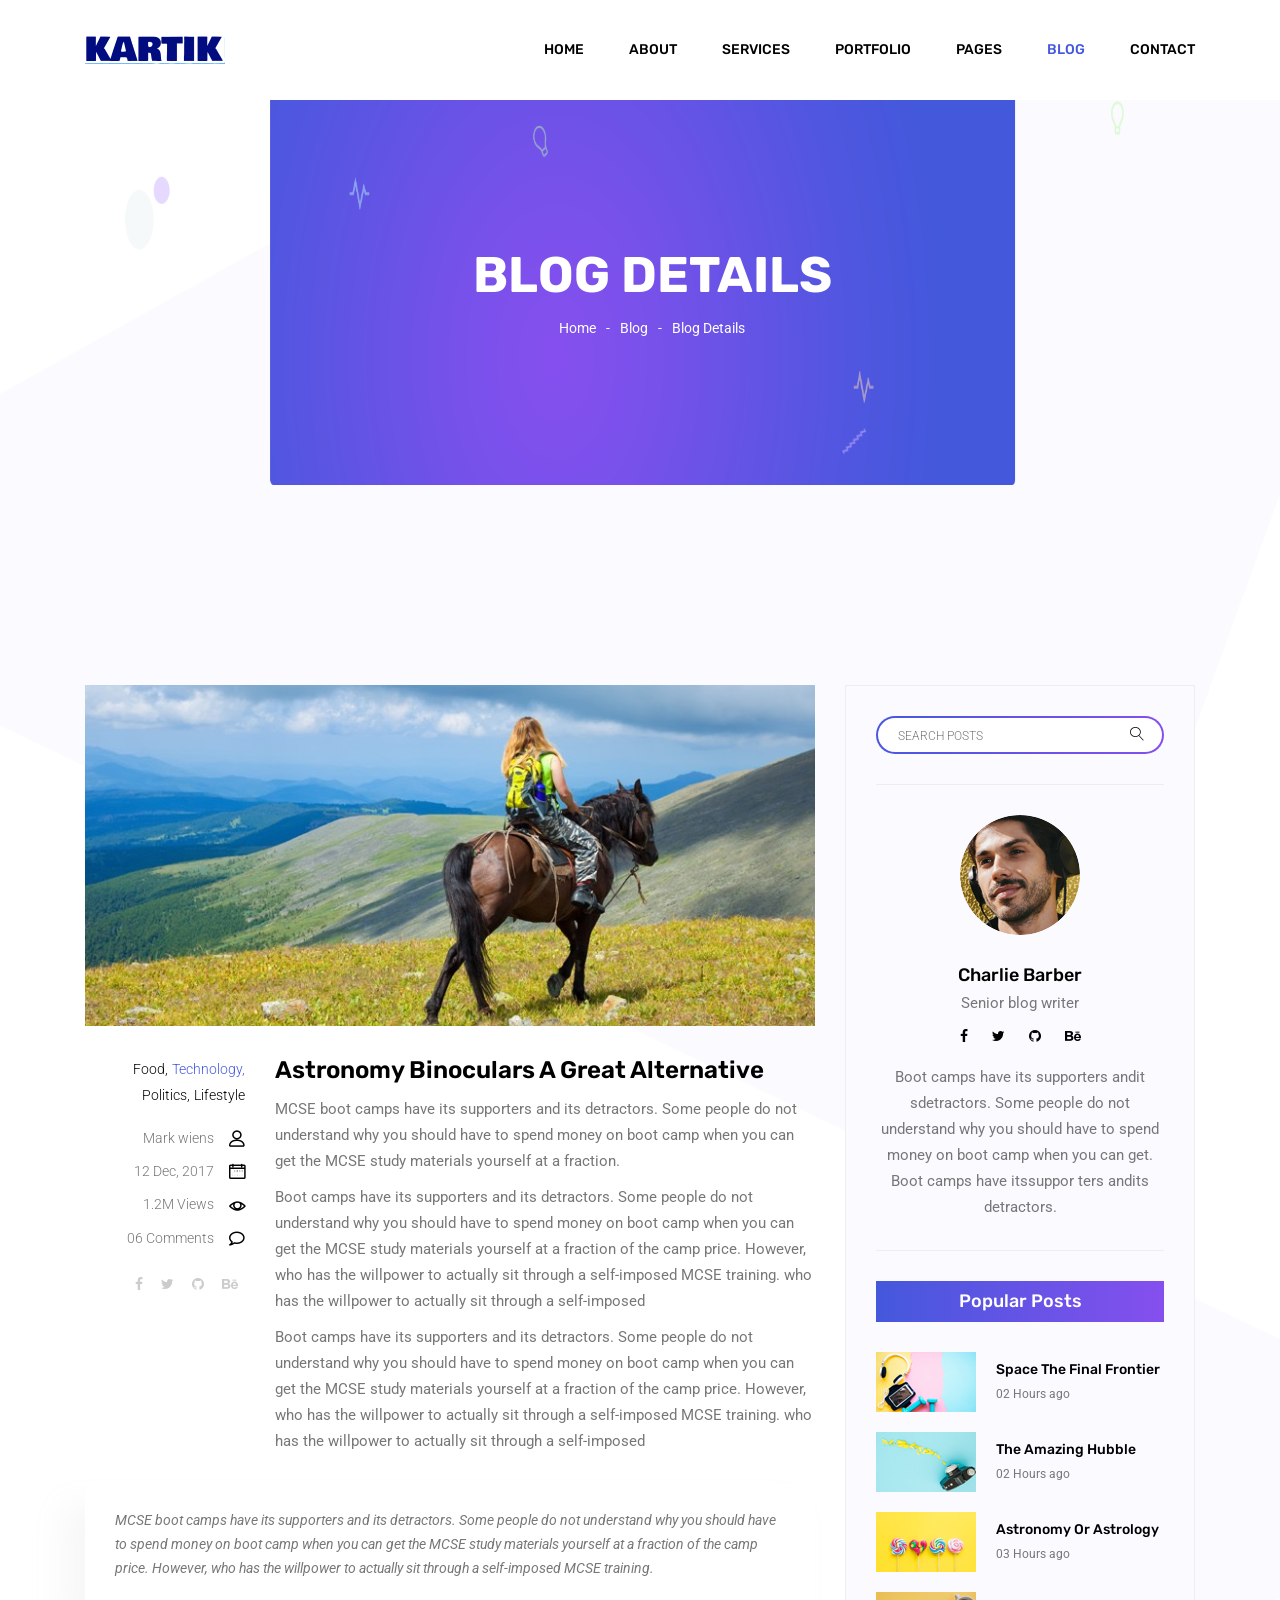
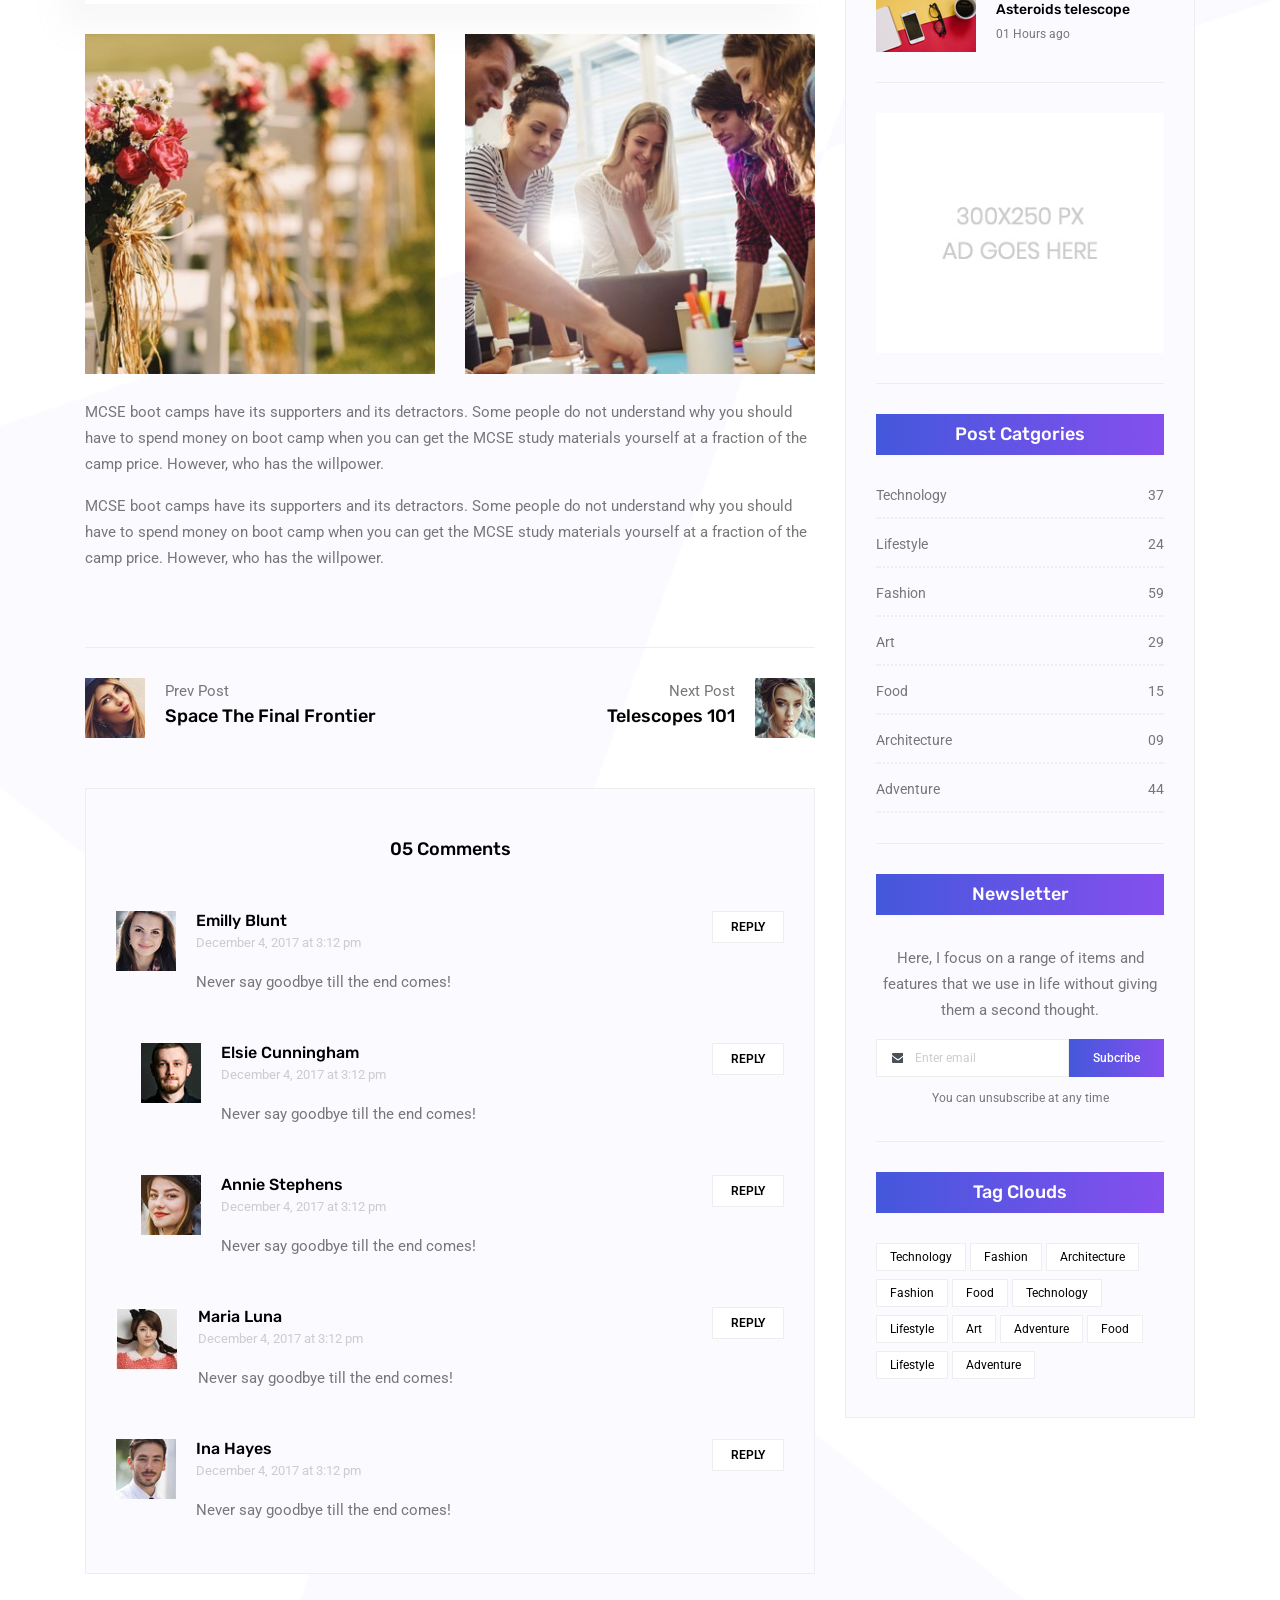
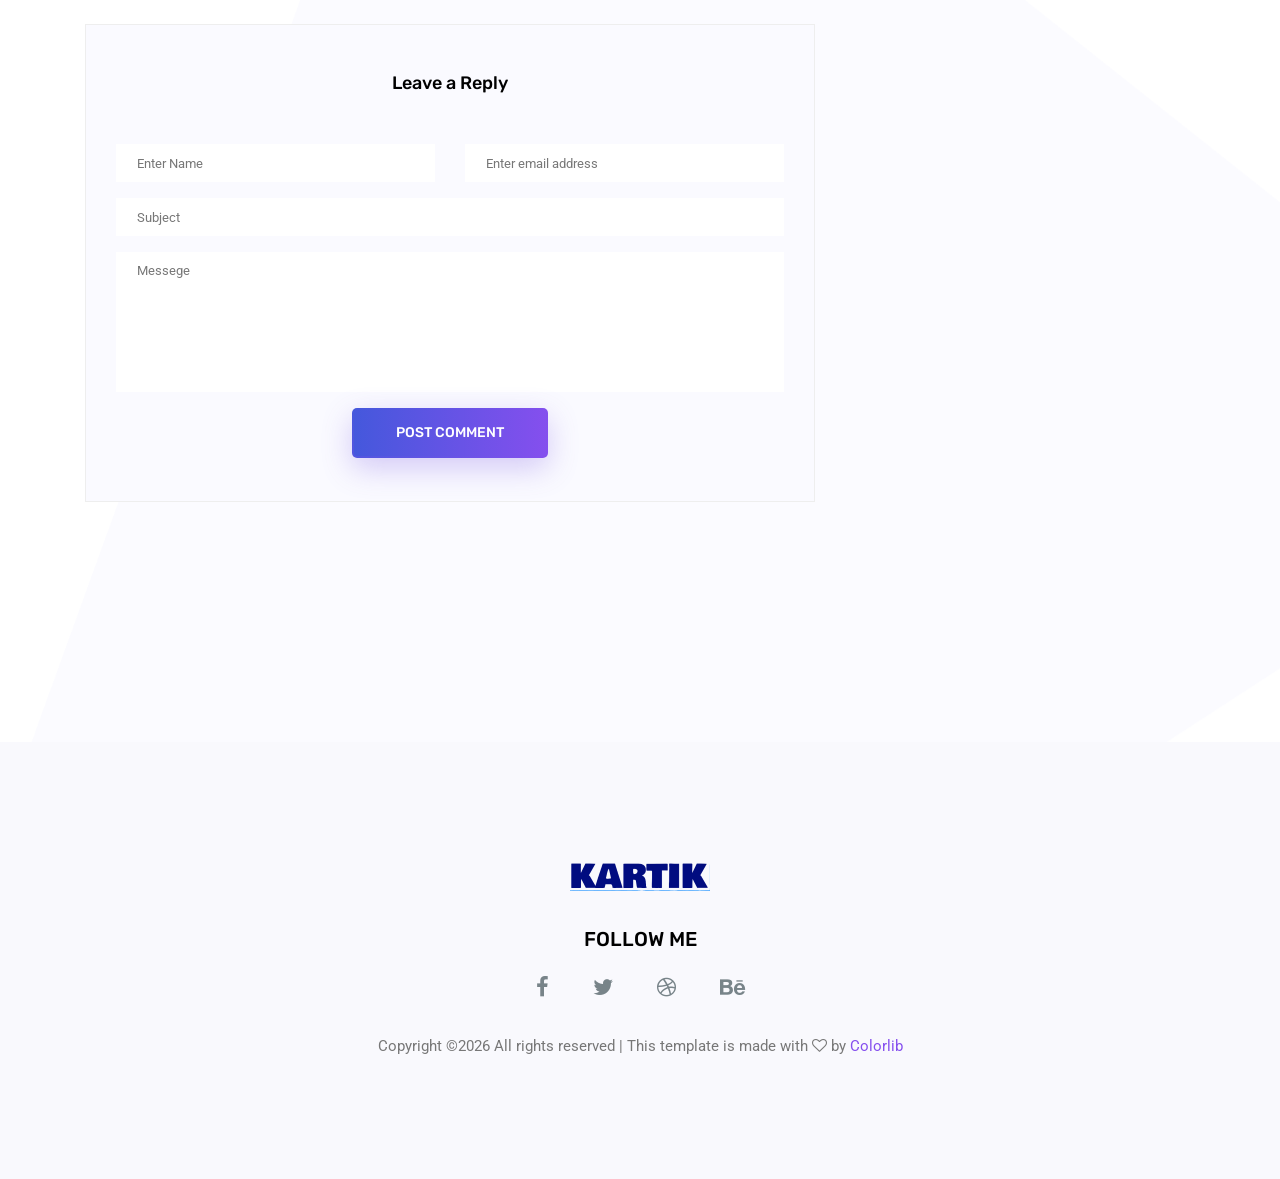
<file: single-blog.html>
<!doctype html>
<html lang="en">

<head>
	<!-- Required meta tags -->
	<meta charset="utf-8">
	<meta name="viewport" content="width=device-width, initial-scale=1, shrink-to-fit=no">
	<link rel="icon" href="img/favicon.png" type="image/png">
	<title>Blog Details</title>
	<!-- Bootstrap CSS -->
	<link rel="stylesheet" href="css/bootstrap.css">
	<link rel="stylesheet" href="vendors/linericon/style.css">
	<link rel="stylesheet" href="css/font-awesome.min.css">
	<link rel="stylesheet" href="vendors/owl-carousel/owl.carousel.min.css">
	<link rel="stylesheet" href="css/magnific-popup.css">
	<link rel="stylesheet" href="vendors/nice-select/css/nice-select.css">
	<!-- main css -->
	<link rel="stylesheet" href="css/style.css">
</head>

<body class="blog_version">

	<!--================ Start Header Area =================-->
	<header class="header_area">
		<div class="main_menu">
			<nav class="navbar navbar-expand-lg navbar-light">
				<div class="container">
					<!-- Brand and toggle get grouped for better mobile display -->
					<a class="navbar-brand logo_h" href="index.html"><img src="img/logo.png" alt=""></a>
					<button class="navbar-toggler" type="button" data-toggle="collapse" data-target="#navbarSupportedContent"
					 aria-controls="navbarSupportedContent" aria-expanded="false" aria-label="Toggle navigation">
						<span class="icon-bar"></span>
						<span class="icon-bar"></span>
						<span class="icon-bar"></span>
					</button>
					<!-- Collect the nav links, forms, and other content for toggling -->
					<div class="collapse navbar-collapse offset" id="navbarSupportedContent">
						<ul class="nav navbar-nav menu_nav justify-content-end">
							<li class="nav-item"><a class="nav-link" href="index.html">Home</a></li>
							<li class="nav-item"><a class="nav-link" href="about.html">About</a></li>
							<li class="nav-item"><a class="nav-link" href="services.html">Services</a></li>
							<li class="nav-item"><a class="nav-link" href="portfolio.html">Portfolio</a></li>
							<li class="nav-item submenu dropdown">
								<a href="#" class="nav-link dropdown-toggle" data-toggle="dropdown" role="button" aria-haspopup="true"
								 aria-expanded="false">Pages</a>
								<ul class="dropdown-menu">
                                    <li class="nav-item"><a class="nav-link" href="elements.html">Elements</a></li>
                                    <li class="nav-item"><a class="nav-link" href="portfolio-details.html">Portfolio Details</a></li>
								</ul>
							</li>
							<li class="nav-item submenu dropdown active">
								<a href="#" class="nav-link dropdown-toggle" data-toggle="dropdown" role="button" aria-haspopup="true"
								 aria-expanded="false">Blog</a>
								<ul class="dropdown-menu">
									<li class="nav-item"><a class="nav-link" href="blog.html">Blog</a></li>
									<li class="nav-item"><a class="nav-link" href="single-blog.html">Blog Details</a></li>
								</ul>
							</li>
							<li class="nav-item"><a class="nav-link" href="contact.html">Contact</a></li>
						</ul>
					</div>
				</div>
			</nav>
		</div>
	</header>
	<!--================ End Header Area =================-->

    <!--================ Start Banner Area =================-->
    <section class="banner_area">
        <div class="banner_inner d-flex align-items-center">
            <div class="container">
                <div class="banner_content text-center">
                    <h2>Blog Details</h2>
                    <div class="page_link">
                        <a href="index.html">Home</a>
                        <a href="blog.html">Blog</a>
                        <a href="single-blog.html">Blog Details</a>
                    </div>
                </div>
            </div>
        </div>
    </section>
    <!--================ End Banner Area =================-->
    
    <!--================Blog Area =================-->
    <section class="blog_area single-post-area section_gap">
        <div class="container">
            <div class="row">
                <div class="col-lg-8 posts-list">
                    <div class="single-post row">
                        <div class="col-lg-12">
                            <div class="feature-img">
                                <img class="img-fluid" src="img/blog/feature-img1.jpg" alt="">
                            </div>									
                        </div>
                        <div class="col-lg-3  col-md-3">
                            <div class="blog_info text-right">
                                <div class="post_tag">
                                    <a href="#">Food,</a>
                                    <a class="active" href="#">Technology,</a>
                                    <a href="#">Politics,</a>
                                    <a href="#">Lifestyle</a>
                                </div>
                                <ul class="blog_meta list">
                                    <li><a href="#">Mark wiens<i class="lnr lnr-user"></i></a></li>
                                    <li><a href="#">12 Dec, 2017<i class="lnr lnr-calendar-full"></i></a></li>
                                    <li><a href="#">1.2M Views<i class="lnr lnr-eye"></i></a></li>
                                    <li><a href="#">06 Comments<i class="lnr lnr-bubble"></i></a></li>
                                </ul>
                                <ul class="social-links">
                                    <li><a href="#"><i class="fa fa-facebook"></i></a></li>
                                    <li><a href="#"><i class="fa fa-twitter"></i></a></li>
                                    <li><a href="#"><i class="fa fa-github"></i></a></li>
                                    <li><a href="#"><i class="fa fa-behance"></i></a></li>
                                </ul>
                            </div>
                        </div>
                        <div class="col-lg-9 col-md-9 blog_details">
                            <h2>Astronomy Binoculars A Great Alternative</h2>
                            <p class="excert">
                                MCSE boot camps have its supporters and its detractors. Some people do not understand why you should have to spend money on boot camp when you can get the MCSE study materials yourself at a fraction.
                            </p>
                            <p>
                                Boot camps have its supporters and its detractors. Some people do not understand why you should have to spend money on boot camp when you can get the MCSE study materials yourself at a fraction of the camp price. However, who has the willpower to actually sit through a self-imposed MCSE training. who has the willpower to actually sit through a self-imposed
                            </p>
                            <p>
                                Boot camps have its supporters and its detractors. Some people do not understand why you should have to spend money on boot camp when you can get the MCSE study materials yourself at a fraction of the camp price. However, who has the willpower to actually sit through a self-imposed MCSE training. who has the willpower to actually sit through a self-imposed
                            </p>
                        </div>
                        <div class="col-lg-12">
                            <div class="quotes">
                                MCSE boot camps have its supporters and its detractors. Some people do not understand why you should have to spend money on boot camp when you can get the MCSE study materials yourself at a fraction of the camp price. However, who has the willpower to actually sit through a self-imposed MCSE training.										
                            </div>
                            <div class="row">
                                <div class="col-6">
                                    <img class="img-fluid" src="img/blog/post-img1.jpg" alt="">
                                </div>
                                <div class="col-6">
                                    <img class="img-fluid" src="img/blog/post-img2.jpg" alt="">
                                </div>	
                                <div class="col-lg-12 mt-25">
                                    <p>
                                        MCSE boot camps have its supporters and its detractors. Some people do not understand why you should have to spend money on boot camp when you can get the MCSE study materials yourself at a fraction of the camp price. However, who has the willpower.
                                    </p>
                                    <p>
                                        MCSE boot camps have its supporters and its detractors. Some people do not understand why you should have to spend money on boot camp when you can get the MCSE study materials yourself at a fraction of the camp price. However, who has the willpower.
                                    </p>											
                                </div>									
                            </div>
                        </div>
                    </div>
                    <div class="navigation-area">
                        <div class="row">
                            <div class="col-lg-6 col-md-6 col-12 nav-left flex-row d-flex justify-content-start align-items-center">
                                <div class="thumb">
                                    <a href="#"><img class="img-fluid" src="img/blog/prev.jpg" alt=""></a>
                                </div>
                                <div class="arrow">
                                    <a href="#"><span class="lnr text-white lnr-arrow-left"></span></a>
                                </div>
                                <div class="detials">
                                    <p>Prev Post</p>
                                    <a href="#"><h4>Space The Final Frontier</h4></a>
                                </div>
                            </div>
                            <div class="col-lg-6 col-md-6 col-12 nav-right flex-row d-flex justify-content-end align-items-center">
                                <div class="detials">
                                    <p>Next Post</p>
                                    <a href="#"><h4>Telescopes 101</h4></a>
                                </div>
                                <div class="arrow">
                                    <a href="#"><span class="lnr text-white lnr-arrow-right"></span></a>
                                </div>
                                <div class="thumb">
                                    <a href="#"><img class="img-fluid" src="img/blog/next.jpg" alt=""></a>
                                </div>										
                            </div>									
                        </div>
                    </div>
                    <div class="comments-area">
                        <h4>05 Comments</h4>
                        <div class="comment-list">
                            <div class="single-comment justify-content-between d-flex">
                                <div class="user justify-content-between d-flex">
                                    <div class="thumb">
                                        <img src="img/blog/c1.jpg" alt="">
                                    </div>
                                    <div class="desc">
                                        <h5><a href="#">Emilly Blunt</a></h5>
                                        <p class="date">December 4, 2017 at 3:12 pm </p>
                                        <p class="comment">
                                            Never say goodbye till the end comes!
                                        </p>
                                    </div>
                                </div>
                                <div class="reply-btn">
                                        <a href="" class="btn-reply text-uppercase">reply</a> 
                                </div>
                            </div>
                        </div>	
                        <div class="comment-list left-padding">
                            <div class="single-comment justify-content-between d-flex">
                                <div class="user justify-content-between d-flex">
                                    <div class="thumb">
                                        <img src="img/blog/c2.jpg" alt="">
                                    </div>
                                    <div class="desc">
                                        <h5><a href="#">Elsie Cunningham</a></h5>
                                        <p class="date">December 4, 2017 at 3:12 pm </p>
                                        <p class="comment">
                                            Never say goodbye till the end comes!
                                        </p>
                                    </div>
                                </div>
                                <div class="reply-btn">
                                        <a href="" class="btn-reply text-uppercase">reply</a> 
                                </div>
                            </div>
                        </div>	
                        <div class="comment-list left-padding">
                            <div class="single-comment justify-content-between d-flex">
                                <div class="user justify-content-between d-flex">
                                    <div class="thumb">
                                        <img src="img/blog/c3.jpg" alt="">
                                    </div>
                                    <div class="desc">
                                        <h5><a href="#">Annie Stephens</a></h5>
                                        <p class="date">December 4, 2017 at 3:12 pm </p>
                                        <p class="comment">
                                            Never say goodbye till the end comes!
                                        </p>
                                    </div>
                                </div>
                                <div class="reply-btn">
                                        <a href="" class="btn-reply text-uppercase">reply</a> 
                                </div>
                            </div>
                        </div>	
                        <div class="comment-list">
                            <div class="single-comment justify-content-between d-flex">
                                <div class="user justify-content-between d-flex">
                                    <div class="thumb">
                                        <img src="img/blog/c4.jpg" alt="">
                                    </div>
                                    <div class="desc">
                                        <h5><a href="#">Maria Luna</a></h5>
                                        <p class="date">December 4, 2017 at 3:12 pm </p>
                                        <p class="comment">
                                            Never say goodbye till the end comes!
                                        </p>
                                    </div>
                                </div>
                                <div class="reply-btn">
                                        <a href="" class="btn-reply text-uppercase">reply</a> 
                                </div>
                            </div>
                        </div>	
                        <div class="comment-list">
                            <div class="single-comment justify-content-between d-flex">
                                <div class="user justify-content-between d-flex">
                                    <div class="thumb">
                                        <img src="img/blog/c5.jpg" alt="">
                                    </div>
                                    <div class="desc">
                                        <h5><a href="#">Ina Hayes</a></h5>
                                        <p class="date">December 4, 2017 at 3:12 pm </p>
                                        <p class="comment">
                                            Never say goodbye till the end comes!
                                        </p>
                                    </div>
                                </div>
                                <div class="reply-btn">
                                        <a href="" class="btn-reply text-uppercase">reply</a> 
                                </div>
                            </div>
                        </div>	                                             				
                    </div>
                    <div class="comment-form">
                        <h4>Leave a Reply</h4>
                        <form>
                            <div class="form-group form-inline">
                                <div class="form-group col-lg-6 col-md-6 name">
                                <input type="text" class="form-control" id="name" placeholder="Enter Name" onfocus="this.placeholder = ''" onblur="this.placeholder = 'Enter Name'">
                                </div>
                                <div class="form-group col-lg-6 col-md-6 email">
                                <input type="email" class="form-control" id="email" placeholder="Enter email address" onfocus="this.placeholder = ''" onblur="this.placeholder = 'Enter email address'">
                                </div>										
                            </div>
                            <div class="form-group">
                                <input type="text" class="form-control" id="subject" placeholder="Subject" onfocus="this.placeholder = ''" onblur="this.placeholder = 'Subject'">
                            </div>
                            <div class="form-group">
                                <textarea class="form-control mb-10" rows="5" name="message" placeholder="Messege" onfocus="this.placeholder = ''" onblur="this.placeholder = 'Messege'" required=""></textarea>
                            </div>
                            <a href="#" class="primary-btn primary_btn"><span>Post Comment</span></a>	
                        </form>
                    </div>
                </div>
                <div class="col-lg-4">
                    <div class="blog_right_sidebar">
                        <aside class="single_sidebar_widget search_widget">
                            <div class="input-group">
                                <input type="text" class="form-control" placeholder="Search Posts">
                                <span class="input-group-btn">
                                    <button class="btn btn-default" type="button"><i class="lnr lnr-magnifier"></i></button>
                                </span>
                            </div><!-- /input-group -->
                            <div class="br"></div>
                        </aside>
                        <aside class="single_sidebar_widget author_widget">
                            <img class="author_img rounded-circle" src="img/blog/author.png" alt="">
                            <h4>Charlie Barber</h4>
                            <p>Senior blog writer</p>
                            <div class="social_icon">
                                <a href="#"><i class="fa fa-facebook"></i></a>
                                <a href="#"><i class="fa fa-twitter"></i></a>
                                <a href="#"><i class="fa fa-github"></i></a>
                                <a href="#"><i class="fa fa-behance"></i></a>
                            </div>
                            <p>Boot camps have its supporters andit sdetractors. Some people do not understand why you should have to spend money on boot camp when you can get. Boot camps have itssuppor ters andits detractors.</p>
                            <div class="br"></div>
                        </aside>
                        <aside class="single_sidebar_widget popular_post_widget">
                            <h3 class="widget_title">Popular Posts</h3>
                            <div class="media post_item">
                                <img src="img/blog/popular-post/post1.jpg" alt="post">
                                <div class="media-body">
                                    <a href="blog-details.html"><h3>Space The Final Frontier</h3></a>
                                    <p>02 Hours ago</p>
                                </div>
                            </div>
                            <div class="media post_item">
                                <img src="img/blog/popular-post/post2.jpg" alt="post">
                                <div class="media-body">
                                    <a href="blog-details.html"><h3>The Amazing Hubble</h3></a>
                                    <p>02 Hours ago</p>
                                </div>
                            </div>
                            <div class="media post_item">
                                <img src="img/blog/popular-post/post3.jpg" alt="post">
                                <div class="media-body">
                                    <a href="blog-details.html"><h3>Astronomy Or Astrology</h3></a>
                                    <p>03 Hours ago</p>
                                </div>
                            </div>
                            <div class="media post_item">
                                <img src="img/blog/popular-post/post4.jpg" alt="post">
                                <div class="media-body">
                                    <a href="blog-details.html"><h3>Asteroids telescope</h3></a>
                                    <p>01 Hours ago</p>
                                </div>
                            </div>
                            <div class="br"></div>
                        </aside>
                        <aside class="single_sidebar_widget ads_widget">
                            <a href="#"><img class="img-fluid" src="img/blog/add.jpg" alt=""></a>
                            <div class="br"></div>
                        </aside>
                        <aside class="single_sidebar_widget post_category_widget">
                            <h4 class="widget_title">Post Catgories</h4>
                            <ul class="list cat-list">
                                <li>
                                    <a href="#" class="d-flex justify-content-between">
                                        <p>Technology</p>
                                        <p>37</p>
                                    </a>
                                </li>
                                <li>
                                    <a href="#" class="d-flex justify-content-between">
                                        <p>Lifestyle</p>
                                        <p>24</p>
                                    </a>
                                </li>
                                <li>
                                    <a href="#" class="d-flex justify-content-between">
                                        <p>Fashion</p>
                                        <p>59</p>
                                    </a>
                                </li>
                                <li>
                                    <a href="#" class="d-flex justify-content-between">
                                        <p>Art</p>
                                        <p>29</p>
                                    </a>
                                </li>
                                <li>
                                    <a href="#" class="d-flex justify-content-between">
                                        <p>Food</p>
                                        <p>15</p>
                                    </a>
                                </li>
                                <li>
                                    <a href="#" class="d-flex justify-content-between">
                                        <p>Architecture</p>
                                        <p>09</p>
                                    </a>
                                </li>
                                <li>
                                    <a href="#" class="d-flex justify-content-between">
                                        <p>Adventure</p>
                                        <p>44</p>
                                    </a>
                                </li>															
                            </ul>
                            <div class="br"></div>
                        </aside>
                        <aside class="single-sidebar-widget newsletter_widget">
                            <h4 class="widget_title">Newsletter</h4>
                            <p>
                            Here, I focus on a range of items and features that we use in life without
                            giving them a second thought.
                            </p>
                            <div class="form-group d-flex flex-row">
                                <div class="input-group">
                                    <div class="input-group-prepend">
                                        <div class="input-group-text"><i class="fa fa-envelope" aria-hidden="true"></i></div>
                                    </div>
                                    <input type="text" class="form-control" id="inlineFormInputGroup" placeholder="Enter email" onfocus="this.placeholder = ''" onblur="this.placeholder = 'Enter email'">
                                </div>
                                <a href="#" class="bbtns">Subcribe</a>
                            </div>	
                            <p class="text-bottom">You can unsubscribe at any time</p>	
                            <div class="br"></div>							
                        </aside>
                        <aside class="single-sidebar-widget tag_cloud_widget">
                            <h4 class="widget_title">Tag Clouds</h4>
                            <ul class="list">
                                <li><a href="#">Technology</a></li>
                                <li><a href="#">Fashion</a></li>
                                <li><a href="#">Architecture</a></li>
                                <li><a href="#">Fashion</a></li>
                                <li><a href="#">Food</a></li>
                                <li><a href="#">Technology</a></li>
                                <li><a href="#">Lifestyle</a></li>
                                <li><a href="#">Art</a></li>
                                <li><a href="#">Adventure</a></li>
                                <li><a href="#">Food</a></li>
                                <li><a href="#">Lifestyle</a></li>
                                <li><a href="#">Adventure</a></li>
                            </ul>
                        </aside>
                    </div>
                </div>
            </div>
        </div>
    </section>
    <!--================Blog Area =================-->
        
    <!--================Footer Area =================-->
	<footer class="footer_area">
        <div class="container">
            <div class="row justify-content-center">
                <div class="col-lg-12">
                    <div class="footer_top flex-column">
                        <div class="footer_logo">
                            <a href="#">
                                <img src="img/logo.png" alt="">
                            </a>
                            <h4>Follow Me</h4>
                        </div>
                        <div class="footer_social">
                            <a href="#"><i class="fa fa-facebook"></i></a>
                            <a href="#"><i class="fa fa-twitter"></i></a>
                            <a href="#"><i class="fa fa-dribbble"></i></a>
                            <a href="#"><i class="fa fa-behance"></i></a>
                        </div>
                    </div>
                </div>
            </div>
            <div class="row footer_bottom justify-content-center">
                <p class="col-lg-8 col-sm-12 footer-text">
                    <!-- Link back to Colorlib can't be removed. Template is licensed under CC BY 3.0. -->
Copyright &copy;<script>document.write(new Date().getFullYear());</script> All rights reserved | This template is made with <i class="fa fa-heart-o" aria-hidden="true"></i> by <a href="https://colorlib.com" target="_blank">Colorlib</a>
<!-- Link back to Colorlib can't be removed. Template is licensed under CC BY 3.0. --></p>
            </div>
        </div>
    </footer>
    <!--================End Footer Area =================-->
       
        <!-- Optional JavaScript -->
        <!-- jQuery first, then Popper.js, then Bootstrap JS -->
        <script src="js/jquery-3.2.1.min.js"></script>
        <script src="js/popper.js"></script>
        <script src="js/bootstrap.min.js"></script>
        <script src="js/stellar.js"></script>
        <script src="vendors/lightbox/simpleLightbox.min.js"></script>
        <script src="vendors/nice-select/js/jquery.nice-select.min.js"></script>
        <script src="vendors/isotope/imagesloaded.pkgd.min.js"></script>
        <script src="vendors/isotope/isotope-min.js"></script>
        <script src="vendors/owl-carousel/owl.carousel.min.js"></script>
        <script src="js/jquery.ajaxchimp.min.js"></script>
        <script src="js/mail-script.js"></script>
        <script src="js/theme.js"></script>
    </body>
    </html>
</file>
<file: CSS/style.css>
@import url('https://fonts.googleapis.com/css2?family=Noto+Sans:wght@300&display=swap');

* {
    margin: 0;
    padding: 0;
    box-sizing: border-box;
    text-decoration: none;
    border: none;
    outline: none;
    scroll-behavior: smooth;
    font-family: 'Noto Sans', sans-serif;
    ;
}

:root {
    --bg-color: #081b29;
    --second-bg-color: #112e42;
    --text-color: #ededed;
    --main-color: #00abfe;
}

html {
    font-size: 62.5%;
    overflow-x: hidden;
}

body {
    background: var(--bg-color);
    color: var(--text-color);
}

.header {
    position: fixed;
    top: 0;
    left: 0;
    width: 100%;
    padding: 2rem 9%;
    background: transparent;
    display: flex;
    justify-content: space-between;
    align-items: center;
    z-index: 100;
    transition: .5s;
}

.header.sticky {
    background: var(--bg-color);
}

.logo {
    position: relative;
    font-size: 2.5rem;
    color: var(--text-color);
    font-weight: 600;
}

.navbar{
    position: relative;
}
.navbar {
    font-size: 1.7rem;
    color: var(--text-color);
    font-weight: 500;
    transition: .5s;

}

.navbar a {
    color: var(--text-color);
    margin-left: 3.5rem;
    transition: .5s;
}

.navbar a:hover,
.navbar a.active {
    color: var(--main-color);
}

#menu-icon {
    position: relative;
    font-size: 3.6rem;
    color: var(--text-color);
    cursor: pointer;
    display: none;
}

section {
    min-height: 100vh;
    padding: 10rem 9% 2rem;
}

.home {
    display: flex;
    align-items: center;
    padding: 0 9%;
    background: url('../img/home.jpg') no-repeat;
    background-size: cover;
    background-position: center;
}

.home-content {
    max-width: 60rem;
    z-index: 99;
}

.home-content h1 {
    position: relative;
    display: inline-block;
    font-size: 5.6rem;
    font-weight: 700;
    line-height: 1.3;
}

.home-content h1 span {
    color: var(--text-color);
}

.home-content .text-animate {
    position: relative;
    width: 32.8rem;
}

.home-content .text-animate h3 {
    font-size: 3.2rem;
    font-weight: 700;
    color: transparent;
    -webkit-text-stroke: .7px var(--main-color);
    background-image: linear-gradient(var(--main-color), var(--main-color));
    background-repeat: no-repeat;
    -webkit-background-clip: text;
    background-position: 0 0;
}

.home.home.show-animate .home-content .text-animate h3{
    animation: homeBgText 6s linear infinite;
    animation-delay: 2s;
}


.home-content .text-animate h3::before {
    content: '';
    position: absolute;
    top: 0;
    left: 0;
    width: 0;
    height: 100%;
    border-right: 2px solid var(--main-color);
    z-index: -1;
    
}

.home.show-animate .home-content .text-animate h3::before{
    animation: homeCursorText 6s linear infinite;
    animation-delay: 2s;
}

.home-content p {
    position: relative;
    font-size: 1.6rem;
    margin: 2rem 0 4rem;
}

.btn-box {
    position: relative;
    display: flex;
    justify-content: space-between;
    width: 34.5rem;
    height: 5rem;
}

.btn-box .btn {
    position: relative;
    display: inline-flex;
    justify-content: center;
    align-items: center;
    width: 15rem;
    height: 100%;
    background: var(--main-color);
    border: .2rem solid var(--main-color);
    border-radius: .8rem;
    letter-spacing: .1rem;
    color: var(--bg-color);
    font-weight: 600;
    font-size: 1.8rem;
    z-index: 1;
    overflow: hidden;
    transition: .5s;
}

.btn-box .btn:hover {
    color: var(--main-color);
}

.btn-box .btn:nth-child(2) {
    background: transparent;
    color: var(--main-color);
}

.btn-box .btn:nth-child(2):hover {
    color: var(--bg-color);
}

.btn-box .btn:nth-child(2)::before {
    background: var(--main-color);
}

.btn-box .btn::before {
    content: ' ';
    position: absolute;
    top: 0;
    left: 0;
    width: 0;
    height: 100%;
    background-color: var(--bg-color);
    z-index: -1;
    transition: .5s;
}

.btn-box .btn:hover::before {
    width: 100%;
}

.home-sci {
    position: absolute;
    bottom: 4rem;
    width: 240px;
    display: flex;
    justify-content: space-between;
}

.home-sci a {
    position: relative;
    display: inline-flex;
    justify-content: center;
    align-items: center;
    width: 40px;
    height: 40px;
    background: transparent;
    border: .2rem solid var(--main-color);
    border-radius: 50%;
    font-size: 20px;
    color: var(--main-color);
    z-index: 1;
    overflow: hidden;
    transition: .5s;
}

.home-sci a:hover {
    color: var(--bg-color);
}

.home-sci a::before {
    content: '';
    position: absolute;
    top: 0;
    left: 0;
    width: 0;
    height: 100%;
    background: var(--main-color);
    z-index: -1;
    transition: .5s;
}

.home-sci a:hover::before {
    width: 100%;

}

.home-imghover {
    position: absolute;
    top: 0;
    right: 0;
    width: 45%;
    height: 100%;
    background: transparent;
    transition: 3s;
}

.home-imghover:hover {
    background: var(--bg-color);
    opacity: .8;
}

.about {
    display: flex;
    justify-content: center;
    align-items: center;
    flex-direction: column;
    gap: 2rem;
    background: var(--second-bg-color);
    padding-bottom: 8rem;
}

.heading {
    position: relative;
    font-size: 5rem;
    margin-bottom: 3rem;
    text-align: center;
}

span {
    color: var(--main-color);
}

.about-img {
    position: relative;
    width: 25rem;
    height: 25rem;
    border-radius: 50%;
    display: flex;
    justify-content: center;
    align-items: center;
}

.about-img img {
    width: 90%;
    border-radius: 50%;
    border: .2rem solid var(--main-color);
}

.about-img .circle-spin {
    position: absolute;
    top: 50%;
    left: 50%;
    transform: translate(-50%, -50%) rotate(0);
    width: 100%;
    height: 100%;
    border-radius: 50%;
    border-top: .2rem solid var(--second-bg-color);
    border-bottom: .2rem solid var(--second-bg-color);
    border-left: .2rem solid var(--main-color);
    border-right: .2rem solid var(--main-color);
    animation: aboutSpinner 8s linear infinite;
}

.about-content {
    text-align: center;
}

.about-content h3 {
    position: relative;
    display: inline-block;
    font-size: 2.6rem;
}

.about-content p {
    position: relative;

    font-size: 1.6rem;
    margin: 2rem 0 3rem;
}

.btn-box.btns {
    display: inline-block;
    width: 15rem;
}

.btn-box.btns a::before {
    background: var(--second-bg-color);
}

.education {
    display: flex;
    justify-content: center;
    align-items: center;
    flex-direction: column;
    min-height: auto;
    padding-bottom: 5rem;
}

.education .education-row {
    display: flex;
    flex-wrap: wrap;
    gap: 5rem;
}

.education-colums {
    flex: 1 1 40rem;
}

.education-colums .title {
    position: relative;
    display: inline-block;
    font-size: 2.5rem;
    margin: 0 0 1.5rem 2rem;
}

.education-colums .education-box {
    position: relative;
    border-left: .2rem solid var(--main-color);
}

.education-box .education-content {
    position: relative;
    padding-left: 2rem;
}

.education-box .education-content::before {
    content: '';
    position: absolute;
    top: 0;
    left: -1.1rem;
    width: 2rem;
    height: 2rem;
    background: var(--main-color);
    border-radius: 50%;
}

.education-colums .content {
    position: relative;
    padding: 1.5rem;
    border: .2rem solid var(--main-color);
    border-radius: .6rem;
    margin-bottom: 2rem;
    overflow: hidden;
}

.education-colums .content::before {
    content: '';
    position: absolute;
    top: 0;
    left: 0;
    width: 0;
    height: 100%;
    background: var(--second-bg-color);
    z-index: -1;
    transition: .5s;
}

.education-colums .content:hover::before {
    width: 100%;
}

.education-colums .content .year {
    font-size: 1.5rem;
    color: var(--main-color);
    padding-bottom: .5rem;
}

.education-colums .content .year i {
    padding-right: .5rem;
}

.education-colums .content h3 {
    font-size: 2rem;
}

.education-colums .content p {
    font-size: 1.6rem;
    padding-top: .5rem;
}

.skills {
    min-height: auto;
    padding-bottom: 7rem;
    background: var(--second-bg-color);
}

.skills h2{
    display: inline-block;
    left: 50%;
    transform: translate(-50%);
}
.skills .skills-row {
    display: flex;
    flex-wrap: wrap;
    gap: 5rem;
}

.skills-row .skills-column {
    flex: 1 1 40rem;
}

.skills-column .title {
    position: relative;
    display: inline-block;
    font-size: 2.5rem;
    margin: 0 0 1.5rem;
}

.skills-column .skills-box{
    position: relative;

}

.skills-box .skills-content {
    position: relative;
    border: .2rem solid var(--main-color);
    border-radius: .6rem;
    padding: .5rem 1.5rem;
    z-index: 1;
    overflow: hidden;
}

.skills-box .skills-content::before {
    content: '';
    position: absolute;
    top: 0;
    left: 0;
    width: 0;
    height: 100%;
    background: var(--bg-color);
    z-index: -1;
    transition: .5s;
}

.skills-box .skills-content:hover::before {
    width: 100%;
}

.skills-content .progress {
    padding: 1rem 0;
}

.skills-content .progress h3 {
    font-size: 1.7rem;
    display: flex;
    justify-content: space-between;
}

.skills-content .progress h3 span {
    color: var(--text-color);
}

.skills-content .progress .bar {
    height: 2.5rem;
    border-radius: .6rem;
    border: .2rem solid var(--main-color);
    padding: .5rem;
    margin: 1rem 0;
}

.skills-content .progress .bar span {
    display: block;
    height: 100%;
    border-radius: .3rem;
    background: var(--main-color);
}

.skills-column:nth-child(1) .skills-content .progress:nth-child(1) .bar span {
    width: 90%;
}

.skills-column:nth-child(1) .skills-content .progress:nth-child(2) .bar span {
    width: 80%;
}

.skills-column:nth-child(1) .skills-content .progress:nth-child(3) .bar span {
    width: 70%;
}

.skills-column:nth-child(1) .skills-content .progress:nth-child(4) .bar span {
    width: 80%;
}

.skills-column:nth-child(1) .skills-content .progress:nth-child(5) .bar span {
    width: 70%;
}

.skills-column:nth-child(2) .skills-content .progress:nth-child(1) .bar span {
    width: 85%;
}

.skills-column:nth-child(2) .skills-content .progress:nth-child(2) .bar span {
    width: 75%;
}

.skills-column:nth-child(2) .skills-content .progress:nth-child(3) .bar span {
    width: 70%;
}

.skills-column:nth-child(2) .skills-content .progress:nth-child(4) .bar span {
    width: 80%;
}

.skills-column:nth-child(2) .skills-content .progress:nth-child(5) .bar span {
    width: 70%;
}

.contact {
    min-height: auto;
    padding-bottom: 7rem;
}
.contact h2{
    display: inline-block;
    left: 50%;
    transform: translate(-50%);
}

.contact form {
    max-width: 70rem;
    margin: 0 auto;
    text-align: center;
}

.contact form .input-box {
    position: relative;
    display: flex;
    justify-content: space-between;
    flex-wrap: wrap;
}

.contact form .input-box .input-field {
    position: relative;
    width: 49%;
    margin: .8rem 0;
}

.contact form .input-box .input-field input,
.contact form .textarea-field textarea {
    width: 100%;
    height: 100%;
    padding: 1.5rem;
    font-size: 1.6rem;
    color: var(--text-color);
    background: transparent;
    border-radius: .6rem;
    border: .2rem solid var(--main-color);
}

.contact form .input-box .input-field input::placeholder,
.contact form .textarea-field textarea::placeholder {
    color: var(--text-color);
}

.contact form .focus {
    position: absolute;
    top: 0;
    left: 0;
    width: 0;
    height: 100%;
    background: var(--second-bg-color);
    border-radius: .6rem;
    z-index: -1;
    transition: .5s;
}

.contact form .input-box .input-field input:focus~.focus,
.contact form .input-box .input-field input:valid~.focus,
.contact form .textarea-field textarea:focus~.focus,
.contact form .textarea-field textarea:valid~.focus {
    width: 100%;
}


.contact form .textarea-field {
    position: relative;
    margin: .8rem 0 2.7rem;
    display: flex;

}

.contact form .textarea-field textarea {
    resize: none;
}

.contact form .btn-box.btns .btn {
    cursor: pointer;
}

footer {
    display: flex;
    justify-content: space-between;
    align-items: center;
    flex-wrap: wrap;
    padding: 2rem 9%;
    background: var(--second-bg-color);
}

.footer-text,
.footer-icontop {
     position: relative;
}
.footer-text p {
    font-size: 1.6rem;
}

.footer-icontop a {
    position: relative;
    display: inline-flex;
    justify-content: center;
    align-items: center;
    padding: .8rem;
    background: var(--main-color);
    border: .2rem solid var(--main-color);
    border-radius: .6rem;
    z-index: 1;
    overflow: hidden;
}

.footer-icontop a::before {
    content: '';
    position: absolute;
    top: 0;
    left: 0;
    width: 0;
    height: 100%;
    background: var(--second-bg-color);
    z-index: -1;
    transition: .5s;
}

.footer-icontop a:hover::before {
    width: 100%;
}

.footer-icontop a i {
    font-size: 2.4rem;
    color: var(--bg-color);
    transition: .5s;
}

.footer-icontop a:hover i {
    color: var(--main-color);
}

/* Animation reload scroll kartik */

.animate{
    position: absolute;
    top: 0;
    right: 0;
    width: 100%;
    height: 100%;
    background: var(--bg-color);
    z-index: 98;
}

.animate.home-img{
    width: 50%;
}

.logo .animate,
.navbar .animate,
#menu-icon .animate,
.home.show-animate .animate{
    animation: showRight 1s ease forwards;
    animation-delay: calc(.3s * var(--i));
}

section:nth-child(odd) .animate.scroll,
.footer .animate.scroll{
    background: var(--second-bg-color);
}

.education .education-box .animate.scroll{
    width: 105%;
}

.animate.scroll{
    transition: 2s ease;
    transition-delay: calc(.3s / var(--i));
    animation: none;
}

.about.show-animate .animate.scroll,
.education.show-animate .animate.scroll,
.skills.show-animate .animate.scroll,
.contact.show-animate .animate.scroll,
.footer.show-animate .animate.scroll{
    transition-delay: calc(.3s * var(--i));
    width: 0;
}
@media (max-width: 1200px) {
    html {
        font-size: 55%;
    }
}

@media (max-width: 991px) {
    .header {
        padding: 2rem 4%;
    }

    section {
        padding: 10rem 4% 2rem;
    }

    .home {
        padding: 0 4%;
    }

    .footer {
        padding: 2rem 4%;
    }
}

@media (max-width: 768px) {
    .header {
        background: var(--bg-color);
    }

    #menu-icon {
        display: block;
    }

    .navbar {
        position: absolute;
        top: 100%;
        left: -100%;
        width: 100%;
        padding: 1rem 4%;
        background: var(--main-color);
        box-shadow: 0 .5rem 1rem rgba(0, 0, 0, 0.2);
        z-index: 1;
        transition: .25s ease;
        transition-delay: .25s;
    }

    .navbar.active {
        left: 0;
        transition-delay: 0s;
    }

    .navbar .active-nav {
        position: absolute;
        top: 0;
        left: -100%;
        width: 100%;
        height: 100%;
        background: var(--bg-color);
        border-top: .1rem solid rgba(0, 0, 0, 0.2);
        z-index: -1;
        transition: .25s ease;
        transition-delay: 0s;
    }

    .navbar.active .active-nav {
        left: 0;
        transition-delay: .25s;
    }

    .navbar a {
        display: block;
        font-size: 2rem;
        margin: 3rem 0;
        transform: translate(-20rem);
        transition: .25s ease;
        transition: 0s;
    }

    .navbar.active a {
        transform: translate(0);
        transition-delay: .25s;

    }

    .home-imghover:hover {
        pointer-events: none;
        background: var(--bg-color);
        opacity: .6;
    }

}

@media (max-width: 520px) {
    html {
        font-size: 50%;
    }

    .home-content {
        display: flex;
        flex-direction: column;
    }

    .home-sci {
        width: 160px;
    }

    .home-sci a {
        width: 38px;
        height: 38px;
    }
}

@media (max-width: 462px) {
    .home-content {
        font-size: 5.2rem;
    }

    .education {
        padding: 10rem 4% 5rem 5%;
    }

    .contact form .input-box .input-field {
        width: 100%;
    }

    .footer {
        flex-direction: column-reverse;
    }

    .footer p {
        margin-top: 2rem;
        text-align: center;
    }
}

@media (max-width: 371px) {
    .home {
        justify-content: center;
    }

    .home-content {
        display: flex;
        align-items: center;
        flex-direction: column;
        text-align: center;

    }

    .home-contenth h1 {
        font-size: 5rem;
    }
}

/* keyfremes anmiation */

@keyframes homeBgText {

    0%,
    10%,
    100% {
        background-position: -33rem 0;
    }

    65%,
    85% {
        background-position: 0 0;
    }
}

@keyframes homeCursorText {

    0%,
    10%,
    100% {
        width: 0;
    }

    65%,
    75%,
    85% {
        width: 100%;
        opacity: 1;
    }

    75%,
    81% {
        opacity: 0;
    }
}

@keyframes aboutSpinner{
    100%{
        transform: translate(-50%, -50%) rotate(360deg);
    }
}


@keyframes showRight{
    100%{
        width: 0;
    }
}
</file>
<file: vendors/linericon/style.css>
@font-face {
	font-family: 'Linearicons-Free';
	src:url('fonts/Linearicons-Free.eot?w118d');
	src:url('fonts/Linearicons-Free.eot?#iefixw118d') format('embedded-opentype'),
		url('fonts/Linearicons-Free.woff2?w118d') format('woff2'),
		url('fonts/Linearicons-Free.woff?w118d') format('woff'),
		url('fonts/Linearicons-Free.ttf?w118d') format('truetype'),
		url('fonts/Linearicons-Free.svg?w118d#Linearicons-Free') format('svg');
	font-weight: normal;
	font-style: normal;
}

.lnr {
	font-family: 'Linearicons-Free';
	speak: none;
	font-style: normal;
	font-weight: normal;
	font-variant: normal;
	text-transform: none;
	line-height: 1;

	/* Better Font Rendering =========== */
	-webkit-font-smoothing: antialiased;
	-moz-osx-font-smoothing: grayscale;
}

.lnr-home:before {
	content: "\e800";
}
.lnr-apartment:before {
	content: "\e801";
}
.lnr-pencil:before {
	content: "\e802";
}
.lnr-magic-wand:before {
	content: "\e803";
}
.lnr-drop:before {
	content: "\e804";
}
.lnr-lighter:before {
	content: "\e805";
}
.lnr-poop:before {
	content: "\e806";
}
.lnr-sun:before {
	content: "\e807";
}
.lnr-moon:before {
	content: "\e808";
}
.lnr-cloud:before {
	content: "\e809";
}
.lnr-cloud-upload:before {
	content: "\e80a";
}
.lnr-cloud-download:before {
	content: "\e80b";
}
.lnr-cloud-sync:before {
	content: "\e80c";
}
.lnr-cloud-check:before {
	content: "\e80d";
}
.lnr-database:before {
	content: "\e80e";
}
.lnr-lock:before {
	content: "\e80f";
}
.lnr-cog:before {
	content: "\e810";
}
.lnr-trash:before {
	content: "\e811";
}
.lnr-dice:before {
	content: "\e812";
}
.lnr-heart:before {
	content: "\e813";
}
.lnr-star:before {
	content: "\e814";
}
.lnr-star-half:before {
	content: "\e815";
}
.lnr-star-empty:before {
	content: "\e816";
}
.lnr-flag:before {
	content: "\e817";
}
.lnr-envelope:before {
	content: "\e818";
}
.lnr-paperclip:before {
	content: "\e819";
}
.lnr-inbox:before {
	content: "\e81a";
}
.lnr-eye:before {
	content: "\e81b";
}
.lnr-printer:before {
	content: "\e81c";
}
.lnr-file-empty:before {
	content: "\e81d";
}
.lnr-file-add:before {
	content: "\e81e";
}
.lnr-enter:before {
	content: "\e81f";
}
.lnr-exit:before {
	content: "\e820";
}
.lnr-graduation-hat:before {
	content: "\e821";
}
.lnr-license:before {
	content: "\e822";
}
.lnr-music-note:before {
	content: "\e823";
}
.lnr-film-play:before {
	content: "\e824";
}
.lnr-camera-video:before {
	content: "\e825";
}
.lnr-camera:before {
	content: "\e826";
}
.lnr-picture:before {
	content: "\e827";
}
.lnr-book:before {
	content: "\e828";
}
.lnr-bookmark:before {
	content: "\e829";
}
.lnr-user:before {
	content: "\e82a";
}
.lnr-users:before {
	content: "\e82b";
}
.lnr-shirt:before {
	content: "\e82c";
}
.lnr-store:before {
	content: "\e82d";
}
.lnr-cart:before {
	content: "\e82e";
}
.lnr-tag:before {
	content: "\e82f";
}
.lnr-phone-handset:before {
	content: "\e830";
}
.lnr-phone:before {
	content: "\e831";
}
.lnr-pushpin:before {
	content: "\e832";
}
.lnr-map-marker:before {
	content: "\e833";
}
.lnr-map:before {
	content: "\e834";
}
.lnr-location:before {
	content: "\e835";
}
.lnr-calendar-full:before {
	content: "\e836";
}
.lnr-keyboard:before {
	content: "\e837";
}
.lnr-spell-check:before {
	content: "\e838";
}
.lnr-screen:before {
	content: "\e839";
}
.lnr-smartphone:before {
	content: "\e83a";
}
.lnr-tablet:before {
	content: "\e83b";
}
.lnr-laptop:before {
	content: "\e83c";
}
.lnr-laptop-phone:before {
	content: "\e83d";
}
.lnr-power-switch:before {
	content: "\e83e";
}
.lnr-bubble:before {
	content: "\e83f";
}
.lnr-heart-pulse:before {
	content: "\e840";
}
.lnr-construction:before {
	content: "\e841";
}
.lnr-pie-chart:before {
	content: "\e842";
}
.lnr-chart-bars:before {
	content: "\e843";
}
.lnr-gift:before {
	content: "\e844";
}
.lnr-diamond:before {
	content: "\e845";
}
.lnr-linearicons:before {
	content: "\e846";
}
.lnr-dinner:before {
	content: "\e847";
}
.lnr-coffee-cup:before {
	content: "\e848";
}
.lnr-leaf:before {
	content: "\e849";
}
.lnr-paw:before {
	content: "\e84a";
}
.lnr-rocket:before {
	content: "\e84b";
}
.lnr-briefcase:before {
	content: "\e84c";
}
.lnr-bus:before {
	content: "\e84d";
}
.lnr-car:before {
	content: "\e84e";
}
.lnr-train:before {
	content: "\e84f";
}
.lnr-bicycle:before {
	content: "\e850";
}
.lnr-wheelchair:before {
	content: "\e851";
}
.lnr-select:before {
	content: "\e852";
}
.lnr-earth:before {
	content: "\e853";
}
.lnr-smile:before {
	content: "\e854";
}
.lnr-sad:before {
	content: "\e855";
}
.lnr-neutral:before {
	content: "\e856";
}
.lnr-mustache:before {
	content: "\e857";
}
.lnr-alarm:before {
	content: "\e858";
}
.lnr-bullhorn:before {
	content: "\e859";
}
.lnr-volume-high:before {
	content: "\e85a";
}
.lnr-volume-medium:before {
	content: "\e85b";
}
.lnr-volume-low:before {
	content: "\e85c";
}
.lnr-volume:before {
	content: "\e85d";
}
.lnr-mic:before {
	content: "\e85e";
}
.lnr-hourglass:before {
	content: "\e85f";
}
.lnr-undo:before {
	content: "\e860";
}
.lnr-redo:before {
	content: "\e861";
}
.lnr-sync:before {
	content: "\e862";
}
.lnr-history:before {
	content: "\e863";
}
.lnr-clock:before {
	content: "\e864";
}
.lnr-download:before {
	content: "\e865";
}
.lnr-upload:before {
	content: "\e866";
}
.lnr-enter-down:before {
	content: "\e867";
}
.lnr-exit-up:before {
	content: "\e868";
}
.lnr-bug:before {
	content: "\e869";
}
.lnr-code:before {
	content: "\e86a";
}
.lnr-link:before {
	content: "\e86b";
}
.lnr-unlink:before {
	content: "\e86c";
}
.lnr-thumbs-up:before {
	content: "\e86d";
}
.lnr-thumbs-down:before {
	content: "\e86e";
}
.lnr-magnifier:before {
	content: "\e86f";
}
.lnr-cross:before {
	content: "\e870";
}
.lnr-menu:before {
	content: "\e871";
}
.lnr-list:before {
	content: "\e872";
}
.lnr-chevron-up:before {
	content: "\e873";
}
.lnr-chevron-down:before {
	content: "\e874";
}
.lnr-chevron-left:before {
	content: "\e875";
}
.lnr-chevron-right:before {
	content: "\e876";
}
.lnr-arrow-up:before {
	content: "\e877";
}
.lnr-arrow-down:before {
	content: "\e878";
}
.lnr-arrow-left:before {
	content: "\e879";
}
.lnr-arrow-right:before {
	content: "\e87a";
}
.lnr-move:before {
	content: "\e87b";
}
.lnr-warning:before {
	content: "\e87c";
}
.lnr-question-circle:before {
	content: "\e87d";
}
.lnr-menu-circle:before {
	content: "\e87e";
}
.lnr-checkmark-circle:before {
	content: "\e87f";
}
.lnr-cross-circle:before {
	content: "\e880";
}
.lnr-plus-circle:before {
	content: "\e881";
}
.lnr-circle-minus:before {
	content: "\e882";
}
.lnr-arrow-up-circle:before {
	content: "\e883";
}
.lnr-arrow-down-circle:before {
	content: "\e884";
}
.lnr-arrow-left-circle:before {
	content: "\e885";
}
.lnr-arrow-right-circle:before {
	content: "\e886";
}
.lnr-chevron-up-circle:before {
	content: "\e887";
}
.lnr-chevron-down-circle:before {
	content: "\e888";
}
.lnr-chevron-left-circle:before {
	content: "\e889";
}
.lnr-chevron-right-circle:before {
	content: "\e88a";
}
.lnr-crop:before {
	content: "\e88b";
}
.lnr-frame-expand:before {
	content: "\e88c";
}
.lnr-frame-contract:before {
	content: "\e88d";
}
.lnr-layers:before {
	content: "\e88e";
}
.lnr-funnel:before {
	content: "\e88f";
}
.lnr-text-format:before {
	content: "\e890";
}
.lnr-text-format-remove:before {
	content: "\e891";
}
.lnr-text-size:before {
	content: "\e892";
}
.lnr-bold:before {
	content: "\e893";
}
.lnr-italic:before {
	content: "\e894";
}
.lnr-underline:before {
	content: "\e895";
}
.lnr-strikethrough:before {
	content: "\e896";
}
.lnr-highlight:before {
	content: "\e897";
}
.lnr-text-align-left:before {
	content: "\e898";
}
.lnr-text-align-center:before {
	content: "\e899";
}
.lnr-text-align-right:before {
	content: "\e89a";
}
.lnr-text-align-justify:before {
	content: "\e89b";
}
.lnr-line-spacing:before {
	content: "\e89c";
}
.lnr-indent-increase:before {
	content: "\e89d";
}
.lnr-indent-decrease:before {
	content: "\e89e";
}
.lnr-pilcrow:before {
	content: "\e89f";
}
.lnr-direction-ltr:before {
	content: "\e8a0";
}
.lnr-direction-rtl:before {
	content: "\e8a1";
}
.lnr-page-break:before {
	content: "\e8a2";
}
.lnr-sort-alpha-asc:before {
	content: "\e8a3";
}
.lnr-sort-amount-asc:before {
	content: "\e8a4";
}
.lnr-hand:before {
	content: "\e8a5";
}
.lnr-pointer-up:before {
	content: "\e8a6";
}
.lnr-pointer-right:before {
	content: "\e8a7";
}
.lnr-pointer-down:before {
	content: "\e8a8";
}
.lnr-pointer-left:before {
	content: "\e8a9";
}
</file>
<file: vendors/nice-select/css/nice-select.css>
.nice-select {
  -webkit-tap-highlight-color: transparent;
  background-color: #fff;
  border-radius: 5px;
  border: solid 1px #e8e8e8;
  box-sizing: border-box;
  clear: both;
  cursor: pointer;
  display: block;
  float: left;
  font-family: inherit;
  font-size: 14px;
  font-weight: normal;
  height: 42px;
  line-height: 40px;
  outline: none;
  padding-left: 18px;
  padding-right: 30px;
  position: relative;
  text-align: left !important;
  -webkit-transition: all 0.2s ease-in-out;
  transition: all 0.2s ease-in-out;
  -webkit-user-select: none;
     -moz-user-select: none;
      -ms-user-select: none;
          user-select: none;
  white-space: nowrap;
  width: auto; }
  .nice-select:hover {
    border-color: #dbdbdb; }
  .nice-select:active, .nice-select.open, .nice-select:focus {
    border-color: #999; }
  .nice-select:after {
    border-bottom: 2px solid #999;
    border-right: 2px solid #999;
    content: '';
    display: block;
    height: 5px;
    margin-top: -4px;
    pointer-events: none;
    position: absolute;
    right: 12px;
    top: 50%;
    -webkit-transform-origin: 66% 66%;
        -ms-transform-origin: 66% 66%;
            transform-origin: 66% 66%;
    -webkit-transform: rotate(45deg);
        -ms-transform: rotate(45deg);
            transform: rotate(45deg);
    -webkit-transition: all 0.15s ease-in-out;
    transition: all 0.15s ease-in-out;
    width: 5px; }
  .nice-select.open:after {
    -webkit-transform: rotate(-135deg);
        -ms-transform: rotate(-135deg);
            transform: rotate(-135deg); }
  .nice-select.open .list {
    opacity: 1;
    pointer-events: auto;
    -webkit-transform: scale(1) translateY(0);
        -ms-transform: scale(1) translateY(0);
            transform: scale(1) translateY(0); }
  .nice-select.disabled {
    border-color: #ededed;
    color: #999;
    pointer-events: none; }
    .nice-select.disabled:after {
      border-color: #cccccc; }
  .nice-select.wide {
    width: 100%; }
    .nice-select.wide .list {
      left: 0 !important;
      right: 0 !important; }
  .nice-select.right {
    float: right; }
    .nice-select.right .list {
      left: auto;
      right: 0; }
  .nice-select.small {
    font-size: 12px;
    height: 36px;
    line-height: 34px; }
    .nice-select.small:after {
      height: 4px;
      width: 4px; }
    .nice-select.small .option {
      line-height: 34px;
      min-height: 34px; }
  .nice-select .list {
    background-color: #fff;
    border-radius: 5px;
    box-shadow: 0 0 0 1px rgba(68, 68, 68, 0.11);
    box-sizing: border-box;
    margin-top: 4px;
    opacity: 0;
    overflow: hidden;
    padding: 0;
    pointer-events: none;
    position: absolute;
    top: 100%;
    left: 0;
    -webkit-transform-origin: 50% 0;
        -ms-transform-origin: 50% 0;
            transform-origin: 50% 0;
    -webkit-transform: scale(0.75) translateY(-21px);
        -ms-transform: scale(0.75) translateY(-21px);
            transform: scale(0.75) translateY(-21px);
    -webkit-transition: all 0.2s cubic-bezier(0.5, 0, 0, 1.25), opacity 0.15s ease-out;
    transition: all 0.2s cubic-bezier(0.5, 0, 0, 1.25), opacity 0.15s ease-out;
    z-index: 9; }
    .nice-select .list:hover .option:not(:hover) {
      background-color: transparent !important; }
  .nice-select .option {
    cursor: pointer;
    font-weight: 400;
    line-height: 40px;
    list-style: none;
    min-height: 40px;
    outline: none;
    padding-left: 18px;
    padding-right: 29px;
    text-align: left;
    -webkit-transition: all 0.2s;
    transition: all 0.2s; }
    .nice-select .option:hover, .nice-select .option.focus, .nice-select .option.selected.focus {
      background-color: #f6f6f6; }
    .nice-select .option.selected {
      font-weight: bold; }
    .nice-select .option.disabled {
      background-color: transparent;
      color: #999;
      cursor: default; }

.no-csspointerevents .nice-select .list {
  display: none; }

.no-csspointerevents .nice-select.open .list {
  display: block; }
</file>
<file: css/style.css>
/*----------------------------------------------------
@File: Default Styles
@Author: SPONDON IT

This file contains the styling for the actual theme, this
is the file you need to edit to change the look of the
theme.
---------------------------------------------------- */
/*=====================================================================
@Template Name: HostHub Construction 
@Developed By: Naim Lasker
Author E-mail: naimlasker@gmail.com

=====================================================================*/
/*----------------------------------------------------*/
/*font Variables*/
/*Color Variables*/
/*=================== fonts ====================*/
@import url("https://fonts.googleapis.com/css?family=Roboto:400,500|Rubik:500,700");
/*---------------------------------------------------- */
/*----------------------------------------------------*/
/* Medium Layout: 1280px */
/* Tablet Layout: 768px */
/* Mobile Layout: 320px */
/* Wide Mobile Layout: 480px */
/*---------------------------------------------------- */
/*----------------------------------------------------*/
body {
  line-height: 26px;
  font-size: 15px;
  font-family: "Roboto", sans-serif;
  font-weight: 400;
  color: #777777;
  background: url(../img/body-bg.png) no-repeat center; }

h1,
h2,
h3,
h4,
h5,
h6 {
  font-family: "Rubik", sans-serif;
  font-weight: 500;
  color: #000000; }

.list {
  list-style: none;
  margin: 0px;
  padding: 0px; }

a {
  text-decoration: none;
  transition: all 0.3s ease-in-out; }
  a:hover, a:focus {
    text-decoration: none;
    outline: none; }

button:focus {
  outline: none;
  box-shadow: none; }

.mt-25 {
  margin-top: 25px; }

.p0 {
  padding-left: 0px;
  padding-right: 0px; }

.white_bg {
  background: #fff !important; }

.mb-50 {
  margin-bottom: 50px; }

.ml-15 {
  margin-left: 15px; }

.ml-20 {
  margin-left: 20px; }

.mt-50 {
  margin-top: 50px; }

/*---------------------------------------------------- */
/*----------------------------------------------------*/
.section_gap {
  padding: 200px 0; }
  @media (max-width: 1199px) {
    .section_gap {
      padding: 80px 0; } }

.section_gap_top {
  padding-top: 200px; }
  @media (max-width: 1199px) {
    .section_gap_top {
      padding-top: 80px; } }

.section_gap_bottom {
  padding-bottom: 200px; }
  @media (max-width: 1199px) {
    .section_gap_bottom {
      padding-bottom: 80px; } }

/* Main Title Area css
============================================================================================ */
.main_title {
  text-align: center;
  margin-bottom: 100px; }
  @media (max-width: 1199px) {
    .main_title {
      margin-bottom: 50px; } }
  .main_title h2 {
    font-size: 36px;
    font-weight: 700;
    margin-bottom: 15px;
    line-height: 50px;
    text-transform: uppercase; }
    @media (max-width: 991px) {
      .main_title h2 br {
        display: none; } }
    @media (max-width: 767px) {
      .main_title h2 {
        font-size: 30px;
        line-height: 34px; } }
  .main_title p {
    margin-bottom: 0px; }
    @media (max-width: 991px) {
      .main_title p br {
        display: none; } }
  .main_title.white h2 {
    color: #fff; }
  .main_title.white p {
    color: #fff;
    opacity: .6; }

/* End Main Title Area css
============================================================================================ */
/* Start Gradient Area css
============================================================================================ */
.gradient-bg, .header_area .navbar .nav .nav-item.submenu ul .nav-item:hover .nav-link, .blog_right_sidebar .widget_title, .blog_right_sidebar .newsletter_widget .bbtns, .blog_right_sidebar .tag_cloud_widget ul li a:hover, .blog-pagination .page-item.active .page-link, .blog-pagination .page-link:hover, .comments-area .btn-reply:hover {
  background: -webkit-linear-gradient(90deg, #4458dc 0%, #854fee 100%);
  background: -moz-linear-gradient(90deg, #4458dc 0%, #854fee 100%);
  background: -o-linear-gradient(90deg, #4458dc 0%, #854fee 100%);
  background: linear-gradient(90deg, #4458dc 0%, #854fee 100%); }

.border-gradient {
  border-image: -webkit-linear-gradient(90deg, #4458dc 0%, #854fee 100%);
  border-image: -moz-linear-gradient(90deg, #4458dc 0%, #854fee 100%);
  border-image: -o-linear-gradient(90deg, #4458dc 0%, #854fee 100%);
  border-image: linear-gradient(90deg, #4458dc 0%, #854fee 100%); }

.gradient-bg2 {
  background: -webkit-linear-gradient(90deg, #4458dc 0%, #854fee 100%);
  background: -moz-linear-gradient(90deg, #4458dc 0%, #854fee 100%);
  background: -o-linear-gradient(90deg, #4458dc 0%, #854fee 100%);
  background: linear-gradient(90deg, #4458dc 0%, #854fee 100%); }

.gradient-color, .contact_info .info_item i {
  background: -webkit-linear-gradient(90deg, #4458dc 0%, #854fee 100%);
  background: -moz-linear-gradient(90deg, #4458dc 0%, #854fee 100%);
  background: -o-linear-gradient(90deg, #4458dc 0%, #854fee 100%);
  background: linear-gradient(90deg, #4458dc 0%, #854fee 100%);
  -webkit-background-clip: text;
  -webkit-text-fill-color: transparent; }

/* End Gradient Area css
============================================================================================ */
.primary_btn {
  display: inline-block;
  color: #fff;
  letter-spacing: 0px;
  font-family: "Rubik", sans-serif;
  font-weight: 500;
  font-size: 14px;
  line-height: 46px;
  outline: none !important;
  text-align: center;
  cursor: pointer;
  text-transform: uppercase;
  border-radius: 5px;
  background-origin: border-box;
  background-clip: content-box, border-box;
  background-image: linear-gradient(to right, #4458dc 0%, #854fee 100%), radial-gradient(circle at top left, #4458dc, #854fee);
  border: double 2px transparent;
  box-shadow: 0px 10px 30px rgba(118, 85, 225, 0.3); }
  .primary_btn span {
    padding: 0 42px; }
  .primary_btn.tr-bg {
    background-image: linear-gradient(#ffffff, #ffffff), radial-gradient(circle at top left, #4458dc, #854fee);
    border: 2px solid transparent;
    color: #222222;
    box-shadow: none; }
    .primary_btn.tr-bg:hover {
      background-image: linear-gradient(to right, #4458dc 0%, #854fee 100%), radial-gradient(circle at top left, #4458dc, #854fee);
      border: double 2px transparent;
      color: #ffffff;
      box-shadow: 0px 10px 30px rgba(118, 85, 225, 0.3); }
  .primary_btn:hover {
    background-image: linear-gradient(#ffffff, #ffffff), radial-gradient(circle at top left, #4458dc, #854fee);
    border: 2px solid #854fee;
    color: #222222;
    box-shadow: none;
    background-clip: border-box; }

.overlay {
  position: absolute;
  left: 0;
  top: 0;
  height: 100%;
  width: 100%; }

/*---------------------------------------------------- */
/*----------------------------------------------------*/
.header_area {
  position: absolute;
  width: 100%;
  z-index: 9999;
  background: #ffffff; }
  .header_area .menu_nav {
    width: 100%; }
  .header_area .navbar {
    background: transparent;
    padding: 0px;
    border: 0px;
    border-radius: 0px;
    width: 100%; }
    .header_area .navbar .nav .nav-item {
      margin-right: 45px; }
      .header_area .navbar .nav .nav-item .nav-link {
        font: 500 14px/100px "Rubik", sans-serif;
        text-transform: uppercase;
        color: #000000;
        padding: 0px;
        display: inline-block; }
        .header_area .navbar .nav .nav-item .nav-link:after {
          display: none; }
      .header_area .navbar .nav .nav-item:hover .nav-link, .header_area .navbar .nav .nav-item.active .nav-link {
        color: #4458dc; }
      .header_area .navbar .nav .nav-item.submenu {
        position: relative; }
        .header_area .navbar .nav .nav-item.submenu ul {
          border: none;
          padding: 0px;
          border-radius: 0px;
          box-shadow: none;
          margin: 0px;
          background: #fff; }
          @media (min-width: 992px) {
            .header_area .navbar .nav .nav-item.submenu ul {
              position: absolute;
              top: 120%;
              left: 0px;
              min-width: 200px;
              text-align: left;
              opacity: 0;
              transition: all 300ms ease-in;
              visibility: hidden;
              display: block;
              border: none;
              padding: 0px;
              border-radius: 0px;
              box-shadow: 0px 10px 30px 0px rgba(0, 0, 0, 0.1); } }
          .header_area .navbar .nav .nav-item.submenu ul:before {
            content: "";
            width: 0;
            height: 0;
            border-style: solid;
            border-width: 10px 10px 0 10px;
            border-color: #eeeeee transparent transparent transparent;
            position: absolute;
            right: 24px;
            top: 45px;
            z-index: 3;
            opacity: 0;
            transition: all 400ms linear; }
          .header_area .navbar .nav .nav-item.submenu ul .nav-item {
            display: block;
            float: none;
            margin-right: 0px;
            border-bottom: 1px solid #ededed;
            margin-left: 0px;
            transition: all 0.4s linear; }
            .header_area .navbar .nav .nav-item.submenu ul .nav-item .nav-link {
              line-height: 45px;
              color: #000000;
              padding: 0px 30px;
              transition: all 150ms linear;
              display: block;
              text-transform: capitalize;
              margin-right: 0px; }
            .header_area .navbar .nav .nav-item.submenu ul .nav-item:last-child {
              border-bottom: none; }
            .header_area .navbar .nav .nav-item.submenu ul .nav-item:hover .nav-link {
              color: #fff; }
        @media (min-width: 992px) {
          .header_area .navbar .nav .nav-item.submenu:hover ul {
            visibility: visible;
            opacity: 1;
            top: 100%; } }
        .header_area .navbar .nav .nav-item.submenu:hover ul .nav-item {
          margin-top: 0px; }
      .header_area .navbar .nav .nav-item:last-child {
        margin-right: 0px; }
  .header_area.navbar_fixed .main_menu {
    position: fixed;
    width: 100%;
    top: -70px;
    left: 0;
    right: 0;
    background: #ffffff;
    transform: translateY(70px);
    transition: transform 500ms ease, background 500ms ease;
    -webkit-transition: transform 500ms ease, background 500ms ease;
    box-shadow: 0px 3px 16px 0px rgba(0, 0, 0, 0.1); }
    .header_area.navbar_fixed .main_menu .navbar .nav .nav-item .nav-link {
      line-height: 70px; }
  @media (min-width: 992px) {
    .header_area.white_menu .navbar .navbar-brand img {
      display: none; }
      .header_area.white_menu .navbar .navbar-brand img + img {
        display: inline-block; } }
  @media (max-width: 991px) {
    .header_area.white_menu .navbar .navbar-brand img {
      display: inline-block; }
      .header_area.white_menu .navbar .navbar-brand img + img {
        display: none; } }
  .header_area.white_menu .navbar .nav .nav-item .nav-link {
    color: #fff; }
  .header_area.white_menu.navbar_fixed .main_menu .navbar .navbar-brand img {
    display: inline-block; }
    .header_area.white_menu.navbar_fixed .main_menu .navbar .navbar-brand img + img {
      display: none; }
  .header_area.white_menu.navbar_fixed .main_menu .navbar .nav .nav-item .nav-link {
    line-height: 70px;
    color: #000000; }

.owl-carousel.off {
  display: -ms-flexbox;
  display: flex; }

/*---------------------------------------------------- */
/*----------------------------------------------------*/
/* Home Banner Area css
============================================================================================ */
.home_banner_area {
  z-index: 1;
  background: url(../img/banner/home-banner.png) no-repeat top center;
  background-position: center;
  background-size: cover; }
  .home_banner_area .banner_inner {
    width: 100%; }
    .home_banner_area .banner_inner .home_right_img {
      padding-top: 197px; }
      @media (max-width: 1480px) {
        .home_banner_area .banner_inner .home_right_img img {
          max-width: 100%;
          height: auto; } }
      @media (max-width: 991px) {
        .home_banner_area .banner_inner .home_right_img {
          display: none; } }
    .home_banner_area .banner_inner .col-lg-7 {
      vertical-align: middle;
      align-self: center; }
    .home_banner_area .banner_inner .banner_content {
      text-align: left; }
      @media (max-width: 991px) {
        .home_banner_area .banner_inner .banner_content {
          margin-top: 150px; } }
      .home_banner_area .banner_inner .banner_content h3 {
        font-size: 40px;
        margin-bottom: 20px;
        position: relative; }
        .home_banner_area .banner_inner .banner_content h3:after {
          content: '';
          width: 410px;
          height: 2px;
          position: absolute;
          top: 50%;
          left: 23%;
          background: #000000; }
          @media (max-width: 575px) {
            .home_banner_area .banner_inner .banner_content h3:after {
              display: none; } }
      .home_banner_area .banner_inner .banner_content h1 {
        margin-top: 20px;
        font-size: 70px;
        line-height: 60px;
        margin-bottom: 25px; }
        @media (max-width: 1024px) {
          .home_banner_area .banner_inner .banner_content h1 {
            font-size: 60px; } }
        @media (max-width: 767px) {
          .home_banner_area .banner_inner .banner_content h1 {
            font-size: 50px; } }
      .home_banner_area .banner_inner .banner_content h5 {
        font-size: 24px;
        margin-bottom: 35px; }
      .home_banner_area .banner_inner .banner_content .primary_btn {
        margin-right: 20px; }

.banner_area {
  position: relative;
  z-index: 1;
  min-height: 485px; }
  @media (max-width: 1199px) {
    .banner_area {
      min-height: 350px; } }
  .banner_area .banner_inner {
    position: relative;
    overflow: hidden;
    width: 100%;
    min-height: 485px;
    background: url(../img/banner/common-banner.png) no-repeat right bottom;
    background-size: 90% 85%;
    width: 98%;
    z-index: 1; }
    @media (max-width: 1199px) {
      .banner_area .banner_inner {
        min-height: 350px; } }
    @media (max-width: 991px) {
      .banner_area .banner_inner {
        background: #854fee;
        width: 100%; } }
    .banner_area .banner_inner .banner_content {
      margin-left: 50px;
      margin-top: 100px; }
      @media (max-width: 991px) {
        .banner_area .banner_inner .banner_content {
          margin-left: 0px;
          margin-top: 50px; } }
      .banner_area .banner_inner .banner_content h2 {
        color: #fff;
        font-size: 50px;
        font-family: "Rubik", sans-serif;
        margin-bottom: 10px;
        text-transform: uppercase;
        font-weight: 700; }
        @media (max-width: 991px) {
          .banner_area .banner_inner .banner_content h2 {
            font-size: 30px; } }
      .banner_area .banner_inner .banner_content .page_link a {
        font-size: 14px;
        color: #fff;
        font-family: "Roboto", sans-serif;
        margin-right: 20px;
        position: relative; }
        .banner_area .banner_inner .banner_content .page_link a:before {
          content: "-";
          position: absolute;
          right: -14px;
          top: 50%;
          -webkit-transform: translateY(-50%);
          -moz-transform: translateY(-50%);
          -ms-transform: translateY(-50%);
          -o-transform: translateY(-50%);
          transform: translateY(-50%); }
        .banner_area .banner_inner .banner_content .page_link a:last-child {
          margin-right: 0px; }
          .banner_area .banner_inner .banner_content .page_link a:last-child:before {
            display: none; }

/* End Home Banner Area css
============================================================================================ */
/*---------------------------------------------------- */
/*----------------------------------------------------*/
/* Latest Blog Area css
============================================================================================ */
/* End Latest Blog Area css
============================================================================================ */
.blog_btn {
  border: 1px solid #eeeeee;
  background: #f9f9ff;
  padding: 0px 32px;
  font-size: 13px;
  font-weight: 500;
  font-family: "Roboto", sans-serif;
  color: #000000;
  line-height: 34px;
  display: inline-block; }
  .blog_btn:hover {
    background: #4458dc;
    border-color: #4458dc;
    color: #fff; }

.white_bg_btn {
  background: #fff;
  display: inline-block;
  color: #000000;
  line-height: 40px;
  padding: 0px 28px;
  font-size: 14px;
  font-family: "Roboto", sans-serif;
  font-weight: 500;
  text-transform: uppercase;
  -webkit-transition: all 0.4s ease 0s;
  -moz-transition: all 0.4s ease 0s;
  -o-transition: all 0.4s ease 0s;
  transition: all 0.4s ease 0s;
  border: none; }
  .white_bg_btn:hover {
    background: #4458dc;
    color: #fff; }

/* Causes Area css
============================================================================================ */
.causes_slider .owl-dots {
  text-align: center;
  margin-top: 80px; }
  .causes_slider .owl-dots .owl-dot {
    height: 14px;
    width: 14px;
    background: #eeeeee;
    display: inline-block;
    margin-right: 7px; }
    .causes_slider .owl-dots .owl-dot:last-child {
      margin-right: 0px; }
    .causes_slider .owl-dots .owl-dot.active {
      background: #4458dc; }

.causes_item {
  background: #fff; }
  .causes_item .causes_img {
    position: relative; }
    .causes_item .causes_img .c_parcent {
      position: absolute;
      bottom: 0px;
      width: 100%;
      left: 0px;
      height: 3px;
      background: rgba(255, 255, 255, 0.5); }
      .causes_item .causes_img .c_parcent span {
        width: 70%;
        height: 3px;
        background: #4458dc;
        position: absolute;
        left: 0px;
        bottom: 0px; }
        .causes_item .causes_img .c_parcent span:before {
          content: "75%";
          position: absolute;
          right: -10px;
          bottom: 0px;
          background: #4458dc;
          color: #fff;
          padding: 0px 5px; }
  .causes_item .causes_text {
    padding: 30px 35px 40px 30px; }
    .causes_item .causes_text h4 {
      color: #000000;
      font-family: "Roboto", sans-serif;
      font-size: 18px;
      font-weight: 600;
      margin-bottom: 15px;
      cursor: pointer; }
      .causes_item .causes_text h4:hover {
        color: #4458dc; }
    .causes_item .causes_text p {
      font-size: 14px;
      line-height: 24px;
      color: #777777;
      font-weight: 300;
      margin-bottom: 0px; }
  .causes_item .causes_bottom a {
    width: 50%;
    border: 1px solid #4458dc;
    text-align: center;
    float: left;
    line-height: 50px;
    background: #4458dc;
    color: #fff;
    font-family: "Roboto", sans-serif;
    font-size: 14px;
    font-weight: 500; }
    .causes_item .causes_bottom a + a {
      border-color: #eeeeee;
      background: #fff;
      font-size: 14px;
      color: #000000; }

/* End Causes Area css
============================================================================================ */
/*================= latest_blog_area css =============*/
.single-recent-blog-post {
  margin-bottom: 30px; }
  .single-recent-blog-post .thumb {
    overflow: hidden; }
    .single-recent-blog-post .thumb img {
      transition: all 0.7s linear; }
  .single-recent-blog-post .details {
    padding-top: 30px; }
    .single-recent-blog-post .details .sec_h4 {
      line-height: 24px;
      padding: 10px 0px 13px;
      transition: all 0.3s linear; }
      .single-recent-blog-post .details .sec_h4:hover {
        color: #777777; }
  .single-recent-blog-post .date {
    font-size: 14px;
    line-height: 24px;
    font-weight: 400; }
  .single-recent-blog-post:hover img {
    transform: scale(1.23) rotate(10deg); }

.tags .tag_btn {
  font-size: 12px;
  font-weight: 500;
  line-height: 20px;
  border: 1px solid #eeeeee;
  display: inline-block;
  padding: 1px 18px;
  text-align: center;
  color: #000000; }
  .tags .tag_btn:before {
    background: #4458dc; }
  .tags .tag_btn + .tag_btn {
    margin-left: 2px; }

/*========= blog_categorie_area css ===========*/
.blog_categorie_area {
  padding-bottom: 80px; }

.categories_post {
  position: relative;
  text-align: center;
  cursor: pointer; }
  .categories_post img {
    max-width: 100%; }
  .categories_post .categories_details {
    position: absolute;
    top: 20px;
    left: 20px;
    right: 20px;
    bottom: 20px;
    background: rgba(34, 34, 34, 0.8);
    color: #fff;
    transition: all 0.3s linear;
    display: flex;
    align-items: center;
    justify-content: center; }
    .categories_post .categories_details h5 {
      margin-bottom: 0px;
      font-size: 18px;
      line-height: 26px;
      text-transform: uppercase;
      color: #fff;
      position: relative; }
    .categories_post .categories_details p {
      font-weight: 300;
      font-size: 14px;
      line-height: 26px;
      margin-bottom: 0px;
      -webkit-transition: all 0.4s ease 0s;
      -moz-transition: all 0.4s ease 0s;
      -o-transition: all 0.4s ease 0s;
      transition: all 0.4s ease 0s; }
    .categories_post .categories_details .border_line {
      margin: 10px 0px;
      background: #fff;
      width: 100%;
      height: 1px; }
  .categories_post:hover .categories_details {
    background: rgba(68, 88, 220, 0.85); }

/*============ blog_left_sidebar css ==============*/
.blog_item {
  margin-bottom: 40px; }

.blog_info {
  padding-top: 30px; }
  .blog_info .post_tag {
    padding-bottom: 20px; }
    .blog_info .post_tag a {
      font: 300 14px/21px "Roboto", sans-serif;
      color: #000000; }
      .blog_info .post_tag a:hover {
        color: #777777; }
      .blog_info .post_tag a.active {
        color: #4458dc; }
  .blog_info .blog_meta li a {
    font: 300 14px/20px "Roboto", sans-serif;
    color: #777777;
    vertical-align: middle;
    padding-bottom: 12px;
    display: inline-block; }
    .blog_info .blog_meta li a i {
      color: #000000;
      font-size: 16px;
      font-weight: 600;
      padding-left: 15px;
      line-height: 20px;
      vertical-align: middle; }
    .blog_info .blog_meta li a:hover {
      color: #4458dc; }

.blog_post img {
  max-width: 100%; }
.blog_post .primary_btn {
  line-height: 38px; }

.blog_details {
  padding-top: 20px; }
  .blog_details h2 {
    font-size: 24px;
    line-height: 36px;
    color: #000000;
    font-weight: 600;
    transition: all 0.3s linear; }
    .blog_details h2:hover {
      color: #4458dc; }
  .blog_details p {
    margin-bottom: 26px; }

.view_btn {
  font-size: 14px;
  line-height: 36px;
  display: inline-block;
  color: #000000;
  font-weight: 500;
  padding: 0px 30px;
  background: #fff; }

.blog_right_sidebar {
  border: 1px solid #eeeeee;
  background: #fafaff;
  padding: 30px; }
  .blog_right_sidebar .widget_title {
    font-size: 18px;
    line-height: 25px;
    text-align: center;
    color: #fff;
    padding: 8px 0px;
    margin-bottom: 30px; }
  .blog_right_sidebar .search_widget .input-group .form-control {
    position: relative;
    font-size: 14px;
    line-height: 29px;
    width: 100%;
    font-weight: 300;
    color: #777777;
    padding-left: 20px;
    border-radius: 45px;
    z-index: 0;
    border: double 2px transparent;
    background-image: linear-gradient(white, white), radial-gradient(circle at top left, #4458dc, #854fee);
    background-image: -webkit-linear-gradient(white, white), -webkit-radial-gradient(circle at top left, #4458dc, #854fee);
    background-image: -moz-linear-gradient(white, white), -moz-radial-gradient(circle at top left, #4458dc, #854fee);
    background-image: -ms-linear-gradient(white, white), -ms-radial-gradient(circle at top left, #4458dc, #854fee);
    background-image: -o-linear-gradient(white, white), -o-radial-gradient(circle at top left, #4458dc, #854fee);
    background-origin: border-box;
    background-clip: content-box, border-box;
    padding: 0;
    text-indent: 20px; }
    .blog_right_sidebar .search_widget .input-group .form-control.placeholder {
      color: #777777;
      text-transform: uppercase;
      font-size: 12px; }
    .blog_right_sidebar .search_widget .input-group .form-control:-moz-placeholder {
      color: #777777;
      text-transform: uppercase;
      font-size: 12px; }
    .blog_right_sidebar .search_widget .input-group .form-control::-moz-placeholder {
      color: #777777;
      text-transform: uppercase;
      font-size: 12px; }
    .blog_right_sidebar .search_widget .input-group .form-control::-webkit-input-placeholder {
      color: #777777;
      text-transform: uppercase;
      font-size: 12px; }
    .blog_right_sidebar .search_widget .input-group .form-control:focus {
      box-shadow: none; }
  .blog_right_sidebar .search_widget .input-group .btn-default {
    position: absolute;
    right: 20px;
    background: transparent;
    border: 0px;
    box-shadow: none;
    font-size: 14px;
    color: #000000;
    font-weight: 600;
    padding: 0px;
    top: 50%;
    -webkit-transform: translateY(-50%);
    -moz-transform: translateY(-50%);
    -ms-transform: translateY(-50%);
    -o-transform: translateY(-50%);
    transform: translateY(-50%);
    z-index: 1; }
  .blog_right_sidebar .author_widget {
    text-align: center; }
    .blog_right_sidebar .author_widget h4 {
      font-size: 18px;
      line-height: 20px;
      color: #000000;
      margin-bottom: 5px;
      margin-top: 30px; }
    .blog_right_sidebar .author_widget p {
      margin-bottom: 0px; }
    .blog_right_sidebar .author_widget .social_icon {
      padding: 7px 0px 15px; }
      .blog_right_sidebar .author_widget .social_icon a {
        font-size: 14px;
        color: #000000;
        transition: all 0.2s linear; }
        .blog_right_sidebar .author_widget .social_icon a + a {
          margin-left: 20px; }
        .blog_right_sidebar .author_widget .social_icon a:hover {
          color: #4458dc; }
  .blog_right_sidebar .popular_post_widget .post_item .media-body {
    justify-content: center;
    align-self: center;
    padding-left: 20px; }
    .blog_right_sidebar .popular_post_widget .post_item .media-body h3 {
      font-size: 14px;
      line-height: 20px;
      color: #000000;
      margin-bottom: 4px;
      transition: all 0.3s linear; }
      .blog_right_sidebar .popular_post_widget .post_item .media-body h3:hover {
        color: #4458dc; }
    .blog_right_sidebar .popular_post_widget .post_item .media-body p {
      font-size: 12px;
      line-height: 21px;
      margin-bottom: 0px; }
  .blog_right_sidebar .popular_post_widget .post_item + .post_item {
    margin-top: 20px; }
  .blog_right_sidebar .post_category_widget .cat-list li {
    border-bottom: 2px dotted #eee;
    transition: all 0.3s ease 0s;
    padding-bottom: 12px; }
    .blog_right_sidebar .post_category_widget .cat-list li a {
      font-size: 14px;
      line-height: 20px;
      color: #777; }
      .blog_right_sidebar .post_category_widget .cat-list li a p {
        margin-bottom: 0px; }
    .blog_right_sidebar .post_category_widget .cat-list li + li {
      padding-top: 15px; }
    .blog_right_sidebar .post_category_widget .cat-list li:hover a {
      color: #4458dc; }
    .blog_right_sidebar .post_category_widget .cat-list li:hover {
      border-color: #4458dc; }
  .blog_right_sidebar .newsletter_widget {
    text-align: center; }
    .blog_right_sidebar .newsletter_widget .form-group {
      margin-bottom: 8px; }
    .blog_right_sidebar .newsletter_widget .input-group-prepend {
      margin-right: -1px; }
    .blog_right_sidebar .newsletter_widget .input-group-text {
      background: #fff;
      border-radius: 0px;
      vertical-align: top;
      font-size: 12px;
      line-height: 36px;
      padding: 0px 0px 0px 15px;
      border: 1px solid #eeeeee;
      border-right: 0px; }
    .blog_right_sidebar .newsletter_widget .form-control {
      font-size: 12px;
      line-height: 24px;
      color: #cccccc;
      border: 1px solid #eeeeee;
      border-left: 0px;
      border-radius: 0px; }
      .blog_right_sidebar .newsletter_widget .form-control.placeholder {
        color: #cccccc; }
      .blog_right_sidebar .newsletter_widget .form-control:-moz-placeholder {
        color: #cccccc; }
      .blog_right_sidebar .newsletter_widget .form-control::-moz-placeholder {
        color: #cccccc; }
      .blog_right_sidebar .newsletter_widget .form-control::-webkit-input-placeholder {
        color: #cccccc; }
      .blog_right_sidebar .newsletter_widget .form-control:focus {
        outline: none;
        box-shadow: none; }
    .blog_right_sidebar .newsletter_widget .bbtns {
      color: #fff;
      font-size: 12px;
      line-height: 38px;
      display: inline-block;
      font-weight: 500;
      padding: 0px 24px 0px 24px;
      border-radius: 0; }
    .blog_right_sidebar .newsletter_widget .text-bottom {
      font-size: 12px; }
  .blog_right_sidebar .tag_cloud_widget ul li {
    display: inline-block; }
    .blog_right_sidebar .tag_cloud_widget ul li a {
      display: inline-block;
      border: 1px solid #eee;
      background: #fff;
      padding: 0px 13px;
      margin-bottom: 8px;
      transition: all 0.3s ease 0s;
      color: #000000;
      font-size: 12px; }
      .blog_right_sidebar .tag_cloud_widget ul li a:hover {
        color: #fff; }
  .blog_right_sidebar .br {
    width: 100%;
    height: 1px;
    background: #eeeeee;
    margin: 30px 0px; }

.blog-pagination {
  padding-top: 25px;
  padding-bottom: 95px; }
  .blog-pagination .page-link {
    border-radius: 0; }
  .blog-pagination .page-item {
    border: none; }

.page-link {
  background: transparent;
  font-weight: 400; }

.blog-pagination .page-item.active .page-link {
  border-color: transparent;
  color: #fff; }

.blog-pagination .page-link {
  position: relative;
  display: block;
  padding: 0.5rem 0.75rem;
  margin-left: -1px;
  line-height: 1.25;
  color: #8a8a8a;
  border: none; }

.blog-pagination .page-link .lnr {
  font-weight: 600; }

.blog-pagination .page-item:last-child .page-link,
.blog-pagination .page-item:first-child .page-link {
  border-radius: 0; }

.blog-pagination .page-link:hover {
  color: #fff;
  text-decoration: none;
  border-color: #eee; }

/*============ Start Blog Single Styles  =============*/
.single-post-area .social-links {
  padding-top: 10px; }
  .single-post-area .social-links li {
    display: inline-block;
    margin-bottom: 10px; }
    .single-post-area .social-links li a {
      color: #cccccc;
      padding: 7px;
      font-size: 14px;
      transition: all 0.2s linear; }
      .single-post-area .social-links li a:hover {
        color: #4458dc; }
.single-post-area .blog_details {
  padding-top: 26px; }
  .single-post-area .blog_details p {
    margin-bottom: 10px; }
.single-post-area .quotes {
  margin-top: 20px;
  margin-bottom: 30px;
  padding: 24px 35px 24px 30px;
  background-color: white;
  box-shadow: -20.84px 21.58px 30px 0px rgba(176, 176, 176, 0.1);
  font-size: 14px;
  line-height: 24px;
  color: #777;
  font-style: italic; }
.single-post-area .arrow {
  position: absolute; }
  .single-post-area .arrow .lnr {
    font-size: 20px;
    font-weight: 600; }
.single-post-area .thumb .overlay-bg {
  background: rgba(0, 0, 0, 0.8); }
.single-post-area .navigation-area {
  border-top: 1px solid #eee;
  padding-top: 30px;
  margin-top: 60px; }
  .single-post-area .navigation-area p {
    margin-bottom: 0px; }
  .single-post-area .navigation-area h4 {
    font-size: 18px;
    line-height: 25px;
    color: #000000; }
  .single-post-area .navigation-area .nav-left {
    text-align: left; }
    .single-post-area .navigation-area .nav-left .thumb {
      margin-right: 20px;
      background: #000; }
      .single-post-area .navigation-area .nav-left .thumb img {
        -webkit-transition: all 0.4s ease 0s;
        -moz-transition: all 0.4s ease 0s;
        -o-transition: all 0.4s ease 0s;
        transition: all 0.4s ease 0s; }
    .single-post-area .navigation-area .nav-left .lnr {
      margin-left: 20px;
      opacity: 0;
      -webkit-transition: all 0.4s ease 0s;
      -moz-transition: all 0.4s ease 0s;
      -o-transition: all 0.4s ease 0s;
      transition: all 0.4s ease 0s; }
    .single-post-area .navigation-area .nav-left:hover .lnr {
      opacity: 1; }
    .single-post-area .navigation-area .nav-left:hover .thumb img {
      opacity: .5; }
    @media (max-width: 767px) {
      .single-post-area .navigation-area .nav-left {
        margin-bottom: 30px; } }
  .single-post-area .navigation-area .nav-right {
    text-align: right; }
    .single-post-area .navigation-area .nav-right .thumb {
      margin-left: 20px;
      background: #000; }
      .single-post-area .navigation-area .nav-right .thumb img {
        -webkit-transition: all 0.4s ease 0s;
        -moz-transition: all 0.4s ease 0s;
        -o-transition: all 0.4s ease 0s;
        transition: all 0.4s ease 0s; }
    .single-post-area .navigation-area .nav-right .lnr {
      margin-right: 20px;
      opacity: 0;
      -webkit-transition: all 0.4s ease 0s;
      -moz-transition: all 0.4s ease 0s;
      -o-transition: all 0.4s ease 0s;
      transition: all 0.4s ease 0s; }
    .single-post-area .navigation-area .nav-right:hover .lnr {
      opacity: 1; }
    .single-post-area .navigation-area .nav-right:hover .thumb img {
      opacity: .5; }
@media (max-width: 991px) {
  .single-post-area .sidebar-widgets {
    padding-bottom: 0px; } }

.comments-area {
  background: #fafaff;
  border: 1px solid #eee;
  padding: 50px 30px;
  margin-top: 50px; }
  @media (max-width: 414px) {
    .comments-area {
      padding: 50px 8px; } }
  .comments-area h4 {
    text-align: center;
    margin-bottom: 50px;
    color: #000000;
    font-size: 18px; }
  .comments-area h5 {
    font-size: 16px;
    margin-bottom: 0px; }
  .comments-area a {
    color: #000000; }
  .comments-area .comment-list {
    padding-bottom: 48px; }
    .comments-area .comment-list:last-child {
      padding-bottom: 0px; }
    .comments-area .comment-list.left-padding {
      padding-left: 25px; }
    @media (max-width: 413px) {
      .comments-area .comment-list .single-comment h5 {
        font-size: 12px; }
      .comments-area .comment-list .single-comment .date {
        font-size: 11px; }
      .comments-area .comment-list .single-comment .comment {
        font-size: 10px; } }
  .comments-area .thumb {
    margin-right: 20px; }
  .comments-area .date {
    font-size: 13px;
    color: #cccccc;
    margin-bottom: 13px; }
  .comments-area .comment {
    color: #777777;
    margin-bottom: 0px; }
  .comments-area .btn-reply {
    background-color: #fff;
    color: #000000;
    border: 1px solid #eee;
    padding: 2px 18px;
    font-size: 12px;
    display: block;
    font-weight: 600;
    -webkit-transition: all 0.4s ease 0s;
    -moz-transition: all 0.4s ease 0s;
    -o-transition: all 0.4s ease 0s;
    transition: all 0.4s ease 0s; }
    .comments-area .btn-reply:hover {
      border: transparent;
      color: #fff; }

.comment-form {
  background: #fafaff;
  text-align: center;
  border: 1px solid #eee;
  padding: 47px 30px 43px;
  margin-top: 50px;
  margin-bottom: 40px; }
  .comment-form h4 {
    text-align: center;
    margin-bottom: 50px;
    font-size: 18px;
    line-height: 22px;
    color: #000000; }
  .comment-form .name {
    padding-left: 0px; }
    @media (max-width: 767px) {
      .comment-form .name {
        padding-right: 0px;
        margin-bottom: 1rem; } }
  .comment-form .email {
    padding-right: 0px; }
    @media (max-width: 991px) {
      .comment-form .email {
        padding-left: 0px; } }
  .comment-form .form-control {
    padding: 8px 20px;
    background: #fff;
    border: none;
    border-radius: 0px;
    width: 100%;
    font-size: 14px;
    color: #777777;
    border: 1px solid transparent; }
    .comment-form .form-control:focus {
      box-shadow: none;
      border: 1px solid #eee; }
  .comment-form textarea.form-control {
    height: 140px;
    resize: none; }
  .comment-form ::-webkit-input-placeholder {
    /* Chrome/Opera/Safari */
    font-size: 13px;
    color: #777; }
  .comment-form ::-moz-placeholder {
    /* Firefox 19+ */
    font-size: 13px;
    color: #777; }
  .comment-form :-ms-input-placeholder {
    /* IE 10+ */
    font-size: 13px;
    color: #777; }
  .comment-form :-moz-placeholder {
    /* Firefox 18- */
    font-size: 13px;
    color: #777; }

/*============ End Blog Single Styles  =============*/
/*---------------------------------------------------- */
/*----------------------------------------------------*/
/*============== contact_area css ================*/
.mapBox {
  height: 420px;
  margin-top: 80px; }

.contact_info .info_item {
  position: relative;
  padding-left: 45px; }
  .contact_info .info_item i {
    position: absolute;
    left: 0;
    top: 0;
    font-size: 20px;
    line-height: 24px;
    font-weight: 600; }
  .contact_info .info_item h6 {
    font-size: 16px;
    line-height: 24px;
    color: "Roboto", sans-serif;
    font-weight: bold;
    margin-bottom: 0px;
    color: #000000; }
    .contact_info .info_item h6 a {
      color: #000000; }
  .contact_info .info_item p {
    font-size: 14px;
    line-height: 24px;
    padding: 2px 0px; }

.contact_form .form-group {
  margin-bottom: 10px; }
  .contact_form .form-group .form-control {
    font-size: 13px;
    line-height: 26px;
    color: #999;
    border: 1px solid #eeeeee;
    font-family: "Roboto", sans-serif;
    border-radius: 0px;
    padding-left: 20px; }
    .contact_form .form-group .form-control:focus {
      box-shadow: none;
      outline: none; }
    .contact_form .form-group .form-control.placeholder {
      color: #999; }
    .contact_form .form-group .form-control:-moz-placeholder {
      color: #999; }
    .contact_form .form-group .form-control::-moz-placeholder {
      color: #999; }
    .contact_form .form-group .form-control::-webkit-input-placeholder {
      color: #999; }
  .contact_form .form-group textarea {
    resize: none; }
    .contact_form .form-group textarea.form-control {
      height: 134px; }
.contact_form .primary_btn {
  margin-top: 20px; }

/* Contact Success and error Area css
============================================================================================ */
.modal-message .modal-dialog {
  position: absolute;
  top: 36%;
  left: 50%;
  transform: translateX(-50%) translateY(-50%) !important;
  margin: 0px;
  max-width: 500px;
  width: 100%; }
  .modal-message .modal-dialog .modal-content .modal-header {
    text-align: center;
    display: block;
    border-bottom: none;
    padding-top: 50px;
    padding-bottom: 50px; }
    .modal-message .modal-dialog .modal-content .modal-header .close {
      position: absolute;
      right: -15px;
      top: -15px;
      padding: 0px;
      color: #fff;
      opacity: 1;
      cursor: pointer; }
    .modal-message .modal-dialog .modal-content .modal-header h2 {
      display: block;
      text-align: center;
      color: #4458dc;
      padding-bottom: 10px;
      font-family: "Roboto", sans-serif; }
    .modal-message .modal-dialog .modal-content .modal-header p {
      display: block; }

/* End Contact Success and error Area css
============================================================================================ */
/*---------------------------------------------------- */
/*----------------------------------------------------*/
/*============== Elements Area css ================*/
.mb-20 {
  margin-bottom: 20px; }

.mb-30 {
  margin-bottom: 30px; }

.sample-text-area {
  padding: 100px 0px; }
  .sample-text-area .title_color {
    margin-bottom: 30px; }
  .sample-text-area p {
    line-height: 26px; }
    .sample-text-area p b {
      font-weight: bold;
      color: #4458dc; }
    .sample-text-area p i {
      color: #4458dc;
      font-style: italic; }
    .sample-text-area p sup {
      color: #4458dc;
      font-style: italic; }
    .sample-text-area p sub {
      color: #4458dc;
      font-style: italic; }
    .sample-text-area p del {
      color: #4458dc; }
    .sample-text-area p u {
      color: #4458dc; }

/*============== End Elements Area css ================*/
/*==============Elements Button Area css ================*/
.elements_button .title_color {
  margin-bottom: 30px;
  color: #000000; }

.title_color {
  color: #000000; }

.button-group-area {
  margin-top: 15px; }
  .button-group-area:nth-child(odd) {
    margin-top: 40px; }
  .button-group-area:first-child {
    margin-top: 0px; }
  .button-group-area .theme_btn {
    margin-right: 10px; }
  .button-group-area .link {
    text-decoration: underline;
    color: #000000;
    background: transparent; }
    .button-group-area .link:hover {
      color: #fff; }
  .button-group-area .disable {
    background: transparent;
    color: #007bff;
    cursor: not-allowed; }
    .button-group-area .disable:before {
      display: none; }

.primary {
  background: #52c5fd; }
  .primary:before {
    background: #2faae6; }

.success {
  background: #4cd3e3; }
  .success:before {
    background: #2ebccd; }

.info {
  background: #38a4ff; }
  .info:before {
    background: #298cdf; }

.warning {
  background: #f4e700; }
  .warning:before {
    background: #e1d608; }

.danger {
  background: #f54940; }
  .danger:before {
    background: #e13b33; }

.primary-border {
  background: transparent;
  border: 1px solid #52c5fd;
  color: #52c5fd; }
  .primary-border:before {
    background: #52c5fd; }

.success-border {
  background: transparent;
  border: 1px solid #4cd3e3;
  color: #4cd3e3; }
  .success-border:before {
    background: #4cd3e3; }

.info-border {
  background: transparent;
  border: 1px solid #38a4ff;
  color: #38a4ff; }
  .info-border:before {
    background: #38a4ff; }

.warning-border {
  background: #fff;
  border: 1px solid #f4e700;
  color: #f4e700; }
  .warning-border:before {
    background: #f4e700; }

.danger-border {
  background: transparent;
  border: 1px solid #f54940;
  color: #f54940; }
  .danger-border:before {
    background: #f54940; }

.link-border {
  background: transparent;
  border: 1px solid #4458dc;
  color: #4458dc; }
  .link-border:before {
    background: #4458dc; }

.radius {
  border-radius: 3px; }

.circle {
  border-radius: 20px; }

.arrow span {
  padding-left: 5px; }

.e-large {
  line-height: 50px;
  padding-top: 0px;
  padding-bottom: 0px; }

.large {
  line-height: 45px;
  padding-top: 0px;
  padding-bottom: 0px; }

.medium {
  line-height: 30px;
  padding-top: 0px;
  padding-bottom: 0px; }

.small {
  line-height: 25px;
  padding-top: 0px;
  padding-bottom: 0px; }

.general {
  line-height: 38px;
  padding-top: 0px;
  padding-bottom: 0px; }

/*==============End Elements Button Area css ================*/
/* =================================== */
/*  Elements Page Styles
/* =================================== */
/*---------- Start Elements Page -------------*/
.generic-banner {
  margin-top: 60px;
  text-align: center; }

.generic-banner .height {
  height: 600px; }

@media (max-width: 767.98px) {
  .generic-banner .height {
    height: 400px; } }
.generic-banner .generic-banner-content h2 {
  line-height: 1.2em;
  margin-bottom: 20px; }

@media (max-width: 991.98px) {
  .generic-banner .generic-banner-content h2 br {
    display: none; } }
.generic-banner .generic-banner-content p {
  text-align: center;
  font-size: 16px; }

@media (max-width: 991.98px) {
  .generic-banner .generic-banner-content p br {
    display: none; } }
.generic-content h1 {
  font-weight: 600; }

.about-generic-area {
  background: #fff; }

.about-generic-area p {
  margin-bottom: 20px; }

.white-bg {
  background: #fff; }

.section-top-border {
  padding: 50px 0;
  border-top: 1px dotted #eee; }

.switch-wrap {
  margin-bottom: 10px; }

.switch-wrap p {
  margin: 0; }

/*---------- End Elements Page -------------*/
.sample-text-area {
  padding: 100px 0 70px 0; }

.sample-text {
  margin-bottom: 0; }

.text-heading {
  margin-bottom: 30px;
  font-size: 24px; }

.typo-list {
  margin-bottom: 10px; }

@media (max-width: 767px) {
  .typo-sec {
    margin-bottom: 30px; } }
@media (max-width: 767px) {
  .element-wrap {
    margin-top: 30px; } }
b, sup, sub, u, del {
  color: #f8b600; }

h1 {
  font-size: 36px; }

h2 {
  font-size: 30px; }

h3 {
  font-size: 24px; }

h4 {
  font-size: 18px; }

h5 {
  font-size: 16px; }

h6 {
  font-size: 14px; }

.typography h1, .typography h2, .typography h3, .typography h4, .typography h5, .typography h6 {
  color: #777777; }

.button-area .border-top-generic {
  padding: 70px 15px;
  border-top: 1px dotted #eee; }

.button-group-area .genric-btn {
  margin-right: 10px;
  margin-top: 10px; }

.button-group-area .genric-btn:last-child {
  margin-right: 0; }

.circle {
  border-radius: 20px; }

.genric-btn {
  display: inline-block;
  outline: none;
  line-height: 40px;
  padding: 0 30px;
  font-size: .8em;
  text-align: center;
  text-decoration: none;
  font-weight: 500;
  cursor: pointer;
  -webkit-transition: all 0.3s ease 0s;
  -moz-transition: all 0.3s ease 0s;
  -o-transition: all 0.3s ease 0s;
  transition: all 0.3s ease 0s; }

.genric-btn:focus {
  outline: none; }

.genric-btn.e-large {
  padding: 0 40px;
  line-height: 50px; }

.genric-btn.large {
  line-height: 45px; }

.genric-btn.medium {
  line-height: 30px; }

.genric-btn.small {
  line-height: 25px; }

.genric-btn.radius {
  border-radius: 3px; }

.genric-btn.circle {
  border-radius: 20px; }

.genric-btn.arrow {
  display: -webkit-inline-box;
  display: -ms-inline-flexbox;
  display: inline-flex;
  -webkit-box-align: center;
  -ms-flex-align: center;
  align-items: center; }

.genric-btn.arrow span {
  margin-left: 10px; }

.genric-btn.default {
  color: #222222;
  background: #f9f9ff;
  border: 1px solid transparent; }

.genric-btn.default:hover {
  border: 1px solid #f9f9ff;
  background: #fff; }

.genric-btn.default-border {
  border: 1px solid #f9f9ff;
  background: #fff; }

.genric-btn.default-border:hover {
  color: #222222;
  background: #f9f9ff;
  border: 1px solid transparent; }

.genric-btn.primary {
  color: #fff;
  background: #f8b600;
  border: 1px solid transparent; }

.genric-btn.primary:hover {
  color: #f8b600;
  border: 1px solid #f8b600;
  background: #fff; }

.genric-btn.primary-border {
  color: #f8b600;
  border: 1px solid #f8b600;
  background: #fff; }

.genric-btn.primary-border:hover {
  color: #fff;
  background: #f8b600;
  border: 1px solid transparent; }

.genric-btn.success {
  color: #fff;
  background: #4cd3e3;
  border: 1px solid transparent; }

.genric-btn.success:hover {
  color: #4cd3e3;
  border: 1px solid #4cd3e3;
  background: #fff; }

.genric-btn.success-border {
  color: #4cd3e3;
  border: 1px solid #4cd3e3;
  background: #fff; }

.genric-btn.success-border:hover {
  color: #fff;
  background: #4cd3e3;
  border: 1px solid transparent; }

.genric-btn.info {
  color: #fff;
  background: #38a4ff;
  border: 1px solid transparent; }

.genric-btn.info:hover {
  color: #38a4ff;
  border: 1px solid #38a4ff;
  background: #fff; }

.genric-btn.info-border {
  color: #38a4ff;
  border: 1px solid #38a4ff;
  background: #fff; }

.genric-btn.info-border:hover {
  color: #fff;
  background: #38a4ff;
  border: 1px solid transparent; }

.genric-btn.warning {
  color: #fff;
  background: #f4e700;
  border: 1px solid transparent; }

.genric-btn.warning:hover {
  color: #f4e700;
  border: 1px solid #f4e700;
  background: #fff; }

.genric-btn.warning-border {
  color: #f4e700;
  border: 1px solid #f4e700;
  background: #fff; }

.genric-btn.warning-border:hover {
  color: #fff;
  background: #f4e700;
  border: 1px solid transparent; }

.genric-btn.danger {
  color: #fff;
  background: #f44a40;
  border: 1px solid transparent; }

.genric-btn.danger:hover {
  color: #f44a40;
  border: 1px solid #f44a40;
  background: #fff; }

.genric-btn.danger-border {
  color: #f44a40;
  border: 1px solid #f44a40;
  background: #fff; }

.genric-btn.danger-border:hover {
  color: #fff;
  background: #f44a40;
  border: 1px solid transparent; }

.genric-btn.link {
  color: #222222;
  background: #f9f9ff;
  text-decoration: underline;
  border: 1px solid transparent; }

.genric-btn.link:hover {
  color: #222222;
  border: 1px solid #f9f9ff;
  background: #fff; }

.genric-btn.link-border {
  color: #222222;
  border: 1px solid #f9f9ff;
  background: #fff;
  text-decoration: underline; }

.genric-btn.link-border:hover {
  color: #222222;
  background: #f9f9ff;
  border: 1px solid transparent; }

.genric-btn.disable {
  color: #222222, 0.3;
  background: #f9f9ff;
  border: 1px solid transparent;
  cursor: not-allowed; }

.generic-blockquote {
  padding: 30px 50px 30px 30px;
  background: #fff;
  border-left: 2px solid #f8b600; }

@media (max-width: 991px) {
  .progress-table-wrap {
    overflow-x: scroll; } }
.progress-table {
  background: #fff;
  padding: 15px 0px 30px 0px;
  min-width: 800px; }

.progress-table .serial {
  width: 11.83%;
  padding-left: 30px; }

.progress-table .country {
  width: 28.07%; }

.progress-table .visit {
  width: 19.74%; }

.progress-table .percentage {
  width: 40.36%;
  padding-right: 50px; }

.progress-table .table-head {
  display: flex; }

.progress-table .table-head .serial, .progress-table .table-head .country, .progress-table .table-head .visit, .progress-table .table-head .percentage {
  color: #222222;
  line-height: 40px;
  text-transform: uppercase;
  font-weight: 500; }

.progress-table .table-row {
  padding: 15px 0;
  border-top: 1px solid #edf3fd;
  display: flex; }

.progress-table .table-row .serial, .progress-table .table-row .country, .progress-table .table-row .visit, .progress-table .table-row .percentage {
  display: flex;
  align-items: center; }

.progress-table .table-row .country img {
  margin-right: 15px; }

.progress-table .table-row .percentage .progress {
  width: 80%;
  border-radius: 0px;
  background: transparent; }

.progress-table .table-row .percentage .progress .progress-bar {
  height: 5px;
  line-height: 5px; }

.progress-table .table-row .percentage .progress .progress-bar.color-1 {
  background-color: #6382e6; }

.progress-table .table-row .percentage .progress .progress-bar.color-2 {
  background-color: #e66686; }

.progress-table .table-row .percentage .progress .progress-bar.color-3 {
  background-color: #f09359; }

.progress-table .table-row .percentage .progress .progress-bar.color-4 {
  background-color: #73fbaf; }

.progress-table .table-row .percentage .progress .progress-bar.color-5 {
  background-color: #73fbaf; }

.progress-table .table-row .percentage .progress .progress-bar.color-6 {
  background-color: #6382e6; }

.progress-table .table-row .percentage .progress .progress-bar.color-7 {
  background-color: #a367e7; }

.progress-table .table-row .percentage .progress .progress-bar.color-8 {
  background-color: #e66686; }

.single-gallery-image {
  margin-top: 30px;
  background-repeat: no-repeat !important;
  background-position: center center !important;
  background-size: cover !important;
  height: 200px;
  -webkit-transition: all 0.3s ease 0s;
  -moz-transition: all 0.3s ease 0s;
  -o-transition: all 0.3s ease 0s;
  transition: all 0.3s ease 0s; }

.single-gallery-image:hover {
  opacity: .8; }

.list-style {
  width: 14px;
  height: 14px; }

.unordered-list li {
  position: relative;
  padding-left: 30px;
  line-height: 1.82em !important; }

.unordered-list li:before {
  content: "";
  position: absolute;
  width: 14px;
  height: 14px;
  border: 3px solid #f8b600;
  background: #fff;
  top: 4px;
  left: 0;
  border-radius: 50%; }

.ordered-list {
  margin-left: 30px; }

.ordered-list li {
  list-style-type: decimal-leading-zero;
  color: #f8b600;
  font-weight: 500;
  line-height: 1.82em !important; }

.ordered-list li span {
  font-weight: 300;
  color: #777777; }

.ordered-list-alpha li {
  margin-left: 30px;
  list-style-type: lower-alpha;
  color: #f8b600;
  font-weight: 500;
  line-height: 1.82em !important; }

.ordered-list-alpha li span {
  font-weight: 300;
  color: #777777; }

.ordered-list-roman li {
  margin-left: 30px;
  list-style-type: lower-roman;
  color: #f8b600;
  font-weight: 500;
  line-height: 1.82em !important; }

.ordered-list-roman li span {
  font-weight: 300;
  color: #777777; }

.single-input {
  display: block;
  width: 100%;
  line-height: 40px;
  border: none;
  outline: none;
  background: #f9f9ff;
  padding: 0 20px; }

.single-input:focus {
  outline: none; }

.input-group-icon {
  position: relative; }

.input-group-icon .icon {
  position: absolute;
  left: 20px;
  top: 0;
  line-height: 40px;
  z-index: 3; }

.input-group-icon .icon i {
  color: #797979; }

.input-group-icon .single-input {
  padding-left: 45px; }

.single-textarea {
  display: block;
  width: 100%;
  line-height: 40px;
  border: none;
  outline: none;
  background: #f9f9ff;
  padding: 0 20px;
  height: 100px;
  resize: none; }

.single-textarea:focus {
  outline: none; }

.single-input-primary {
  display: block;
  width: 100%;
  line-height: 40px;
  border: 1px solid transparent;
  outline: none;
  background: #f9f9ff;
  padding: 0 20px; }

.single-input-primary:focus {
  outline: none;
  border: 1px solid #f8b600; }

.single-input-accent {
  display: block;
  width: 100%;
  line-height: 40px;
  border: 1px solid transparent;
  outline: none;
  background: #f9f9ff;
  padding: 0 20px; }

.single-input-accent:focus {
  outline: none;
  border: 1px solid #eb6b55; }

.single-input-secondary {
  display: block;
  width: 100%;
  line-height: 40px;
  border: 1px solid transparent;
  outline: none;
  background: #f9f9ff;
  padding: 0 20px; }

.single-input-secondary:focus {
  outline: none;
  border: 1px solid #f09359; }

.default-switch {
  width: 35px;
  height: 17px;
  border-radius: 8.5px;
  background: #fff;
  position: relative;
  cursor: pointer; }

.default-switch input {
  position: absolute;
  left: 0;
  top: 0;
  right: 0;
  bottom: 0;
  width: 100%;
  height: 100%;
  opacity: 0;
  cursor: pointer; }

.default-switch input + label {
  position: absolute;
  top: 1px;
  left: 1px;
  width: 15px;
  height: 15px;
  border-radius: 50%;
  background: #f8b600;
  -webkit-transition: all 0.2s;
  -moz-transition: all 0.2s;
  -o-transition: all 0.2s;
  transition: all 0.2s;
  box-shadow: 0px 4px 5px 0px rgba(0, 0, 0, 0.2);
  cursor: pointer; }

.default-switch input:checked + label {
  left: 19px; }

.single-element-widget {
  margin-bottom: 30px; }

.primary-switch {
  width: 35px;
  height: 17px;
  border-radius: 8.5px;
  background: #fff;
  position: relative;
  cursor: pointer; }

.primary-switch input {
  position: absolute;
  left: 0;
  top: 0;
  right: 0;
  bottom: 0;
  width: 100%;
  height: 100%;
  opacity: 0; }

.primary-switch input + label {
  position: absolute;
  left: 0;
  top: 0;
  right: 0;
  bottom: 0;
  width: 100%;
  height: 100%; }

.primary-switch input + label:before {
  content: "";
  position: absolute;
  left: 0;
  top: 0;
  right: 0;
  bottom: 0;
  width: 100%;
  height: 100%;
  background: transparent;
  border-radius: 8.5px;
  cursor: pointer;
  -webkit-transition: all 0.2s;
  -moz-transition: all 0.2s;
  -o-transition: all 0.2s;
  transition: all 0.2s; }

.primary-switch input + label:after {
  content: "";
  position: absolute;
  top: 1px;
  left: 1px;
  width: 15px;
  height: 15px;
  border-radius: 50%;
  background: #fff;
  -webkit-transition: all 0.2s;
  -moz-transition: all 0.2s;
  -o-transition: all 0.2s;
  transition: all 0.2s;
  box-shadow: 0px 4px 5px 0px rgba(0, 0, 0, 0.2);
  cursor: pointer; }

.primary-switch input:checked + label:after {
  left: 19px; }

.primary-switch input:checked + label:before {
  background: #f8b600; }

.confirm-switch {
  width: 35px;
  height: 17px;
  border-radius: 8.5px;
  background: #fff;
  position: relative;
  cursor: pointer; }

.confirm-switch input {
  position: absolute;
  left: 0;
  top: 0;
  right: 0;
  bottom: 0;
  width: 100%;
  height: 100%;
  opacity: 0; }

.confirm-switch input + label {
  position: absolute;
  left: 0;
  top: 0;
  right: 0;
  bottom: 0;
  width: 100%;
  height: 100%; }

.confirm-switch input + label:before {
  content: "";
  position: absolute;
  left: 0;
  top: 0;
  right: 0;
  bottom: 0;
  width: 100%;
  height: 100%;
  background: transparent;
  border-radius: 8.5px;
  -webkit-transition: all 0.2s;
  -moz-transition: all 0.2s;
  -o-transition: all 0.2s;
  transition: all 0.2s;
  cursor: pointer; }

.confirm-switch input + label:after {
  content: "";
  position: absolute;
  top: 1px;
  left: 1px;
  width: 15px;
  height: 15px;
  border-radius: 50%;
  background: #fff;
  -webkit-transition: all 0.2s;
  -moz-transition: all 0.2s;
  -o-transition: all 0.2s;
  transition: all 0.2s;
  box-shadow: 0px 4px 5px 0px rgba(0, 0, 0, 0.2);
  cursor: pointer; }

.confirm-switch input:checked + label:after {
  left: 19px; }

.confirm-switch input:checked + label:before {
  background: #4cd3e3; }

.primary-checkbox {
  width: 16px;
  height: 16px;
  border-radius: 3px;
  background: #fff;
  position: relative;
  cursor: pointer; }

.primary-checkbox input {
  position: absolute;
  left: 0;
  top: 0;
  right: 0;
  bottom: 0;
  width: 100%;
  height: 100%;
  opacity: 0; }

.primary-checkbox input + label {
  position: absolute;
  left: 0;
  top: 0;
  right: 0;
  bottom: 0;
  width: 100%;
  height: 100%;
  border-radius: 3px;
  cursor: pointer;
  border: 1px solid #f1f1f1; }

.single-defination h4 {
  color: #000000; }

.primary-checkbox input:checked + label {
  background: url(../img/elements/primary-check.png) no-repeat center center/cover;
  border: none; }

.confirm-checkbox {
  width: 16px;
  height: 16px;
  border-radius: 3px;
  background: #fff;
  position: relative;
  cursor: pointer; }

.confirm-checkbox input {
  position: absolute;
  left: 0;
  top: 0;
  right: 0;
  bottom: 0;
  width: 100%;
  height: 100%;
  opacity: 0; }

.confirm-checkbox input + label {
  position: absolute;
  left: 0;
  top: 0;
  right: 0;
  bottom: 0;
  width: 100%;
  height: 100%;
  border-radius: 3px;
  cursor: pointer;
  border: 1px solid #f1f1f1; }

.confirm-checkbox input:checked + label {
  background: url(../img/elements/success-check.png) no-repeat center center/cover;
  border: none; }

.disabled-checkbox {
  width: 16px;
  height: 16px;
  border-radius: 3px;
  background: #fff;
  position: relative;
  cursor: pointer; }

.disabled-checkbox input {
  position: absolute;
  left: 0;
  top: 0;
  right: 0;
  bottom: 0;
  width: 100%;
  height: 100%;
  opacity: 0; }

.disabled-checkbox input + label {
  position: absolute;
  left: 0;
  top: 0;
  right: 0;
  bottom: 0;
  width: 100%;
  height: 100%;
  border-radius: 3px;
  cursor: pointer;
  border: 1px solid #f1f1f1; }

.disabled-checkbox input:disabled {
  cursor: not-allowed;
  z-index: 3; }

.disabled-checkbox input:checked + label {
  background: url(../img/elements/disabled-check.png) no-repeat center center/cover;
  border: none; }

.primary-radio {
  width: 16px;
  height: 16px;
  border-radius: 8px;
  background: #fff;
  position: relative;
  cursor: pointer; }

.primary-radio input {
  position: absolute;
  left: 0;
  top: 0;
  right: 0;
  bottom: 0;
  width: 100%;
  height: 100%;
  opacity: 0; }

.primary-radio input + label {
  position: absolute;
  left: 0;
  top: 0;
  right: 0;
  bottom: 0;
  width: 100%;
  height: 100%;
  border-radius: 8px;
  cursor: pointer;
  border: 1px solid #f1f1f1; }

.primary-radio input:checked + label {
  background: url(../img/elements/primary-radio.png) no-repeat center center/cover;
  border: none; }

.confirm-radio {
  width: 16px;
  height: 16px;
  border-radius: 8px;
  background: #fff;
  position: relative;
  cursor: pointer; }

.confirm-radio input {
  position: absolute;
  left: 0;
  top: 0;
  right: 0;
  bottom: 0;
  width: 100%;
  height: 100%;
  opacity: 0; }

.confirm-radio input + label {
  position: absolute;
  left: 0;
  top: 0;
  right: 0;
  bottom: 0;
  width: 100%;
  height: 100%;
  border-radius: 8px;
  cursor: pointer;
  border: 1px solid #f1f1f1; }

.confirm-radio input:checked + label {
  background: url(../img/elements/success-radio.png) no-repeat center center/cover;
  border: none; }

.disabled-radio {
  width: 16px;
  height: 16px;
  border-radius: 8px;
  background: #fff;
  position: relative;
  cursor: pointer; }

.disabled-radio input {
  position: absolute;
  left: 0;
  top: 0;
  right: 0;
  bottom: 0;
  width: 100%;
  height: 100%;
  opacity: 0; }

.disabled-radio input + label {
  position: absolute;
  left: 0;
  top: 0;
  right: 0;
  bottom: 0;
  width: 100%;
  height: 100%;
  border-radius: 8px;
  cursor: pointer;
  border: 1px solid #f1f1f1; }

.disabled-radio input:disabled {
  cursor: not-allowed;
  z-index: 3; }

.unordered-list {
  list-style: none;
  padding: 0px;
  margin: 0px; }

.ordered-list {
  list-style: none;
  padding: 0px; }

.disabled-radio input:checked + label {
  background: url(../img/elements/disabled-radio.png) no-repeat center center/cover;
  border: none; }

.default-select {
  height: 40px; }

.default-select .nice-select {
  border: none;
  border-radius: 0px;
  height: 40px;
  background: #fff;
  padding-left: 20px;
  padding-right: 40px; }

.default-select .nice-select .list {
  margin-top: 0;
  border: none;
  border-radius: 0px;
  box-shadow: none;
  width: 100%;
  padding: 10px 0 10px 0px; }

.default-select .nice-select .list .option {
  font-weight: 300;
  -webkit-transition: all 0.3s ease 0s;
  -moz-transition: all 0.3s ease 0s;
  -o-transition: all 0.3s ease 0s;
  transition: all 0.3s ease 0s;
  line-height: 28px;
  min-height: 28px;
  font-size: 12px;
  padding-left: 20px; }

.default-select .nice-select .list .option.selected {
  color: #f8b600;
  background: transparent; }

.default-select .nice-select .list .option:hover {
  color: #f8b600;
  background: transparent; }

.default-select .current {
  margin-right: 50px;
  font-weight: 300; }

.default-select .nice-select::after {
  right: 20px; }

@media (max-width: 991px) {
  .left-align-p p {
    margin-top: 20px; } }
.form-select {
  height: 40px;
  width: 100%; }

.form-select .nice-select {
  border: none;
  border-radius: 0px;
  height: 40px;
  background: #f9f9ff !important;
  padding-left: 45px;
  padding-right: 40px;
  width: 100%; }

.form-select .nice-select .list {
  margin-top: 0;
  border: none;
  border-radius: 0px;
  box-shadow: none;
  width: 100%;
  padding: 10px 0 10px 0px; }

.mt-10 {
  margin-top: 10px; }

.form-select .nice-select .list .option {
  font-weight: 300;
  -webkit-transition: all 0.3s ease 0s;
  -moz-transition: all 0.3s ease 0s;
  -o-transition: all 0.3s ease 0s;
  transition: all 0.3s ease 0s;
  line-height: 28px;
  min-height: 28px;
  font-size: 12px;
  padding-left: 45px; }

.form-select .nice-select .list .option.selected {
  color: #f8b600;
  background: transparent; }

.form-select .nice-select .list .option:hover {
  color: #f8b600;
  background: transparent; }

.form-select .current {
  margin-right: 50px;
  font-weight: 300; }

.form-select .nice-select::after {
  right: 20px; }

/*---------------------------------------------------- */
/*----------------------------------------------------*/
/* Start About Us Area css
============================================================================================ */
.about_area {
  position: relative; }
  .about_area .main_title {
    margin-bottom: 0px; }
    .about_area .main_title p {
      margin-bottom: 20px; }
  .about_area .primary_btn {
    margin-top: 20px; }
  .about_area .about_img {
    position: relative;
    right: 250px; }
    @media (max-width: 1480px) {
      .about_area .about_img {
        right: 0; }
        .about_area .about_img img {
          max-width: 100%;
          height: auto; } }
    @media (max-width: 991px) {
      .about_area .about_img {
        display: none; } }

/* End About Us Area css
============================================================================================ */
/* Start Barand Area css
============================================================================================ */
.brand_area {
  padding-bottom: 170px; }
  @media (max-width: 1199px) {
    .brand_area {
      padding-bottom: 80px; } }

/* End Barand Area css
============================================================================================ */
/* Start Features Area css
============================================================================================ */
.features_area {
  padding-bottom: 170px; }
  @media (max-width: 1199px) {
    .features_area {
      padding-bottom: 50px; } }

.feature_item {
  padding: 45px 25px;
  text-align: center;
  background: #f9f9fd;
  cursor: pointer;
  margin-bottom: 30px;
  -webkit-transition: all 0.4s ease 0s;
  -moz-transition: all 0.4s ease 0s;
  -o-transition: all 0.4s ease 0s;
  transition: all 0.4s ease 0s; }
  .feature_item img {
    margin-bottom: 35px; }
  .feature_item h4 {
    font-size: 20px;
    margin-bottom: 20px;
    text-transform: uppercase; }
  .feature_item p {
    margin-bottom: 0px; }
  .feature_item:hover {
    box-shadow: 0px 15px 30px rgba(77, 87, 222, 0.3);
    background: #fff; }

/* End Features Area css
============================================================================================ */
/* Start Brand Area css
============================================================================================ */
.single-brand-item {
  width: 170px;
  height: 100px;
  cursor: pointer;
  margin-bottom: 30px;
  border: 1px solid #eeeeee;
  box-shadow: none;
  -webkit-transition: all 0.4s ease 0s;
  -moz-transition: all 0.4s ease 0s;
  -o-transition: all 0.4s ease 0s;
  transition: all 0.4s ease 0s; }
  @media only screen and (max-width: 767px) {
    .single-brand-item {
      height: 100px;
      width: 140px; } }
  @media (max-width: 575px) {
    .single-brand-item {
      margin: 0px auto;
      margin-bottom: 30px; } }
  .single-brand-item .d-table-cell {
    vertical-align: middle; }
  .single-brand-item img {
    max-width: 80px;
    margin: 0 auto;
    -webkit-transition: all 0.4s ease 0s;
    -moz-transition: all 0.4s ease 0s;
    -o-transition: all 0.4s ease 0s;
    transition: all 0.4s ease 0s; }
    @media only screen and (max-width: 767px) {
      .single-brand-item img {
        max-width: 100px; } }
  .single-brand-item:hover {
    border: 1px solid transparent;
    box-shadow: 0px 8px 30px rgba(118, 85, 225, 0.15); }
    .single-brand-item:hover img {
      filter: brightness(0%);
      -o-filter: brightness(0%);
      -ms-filter: brightness(0%);
      -moz-filter: brightness(0%);
      -webkit-filter: brightness(0%); }

.client-info {
  padding: 25px 30px;
  background: #faf8ff;
  text-align: center;
  position: relative;
  margin-top: 25px; }
  @media only screen and (max-width: 991px) {
    .client-info {
      margin-top: 50px; } }
  @media (max-width: 575px) {
    .client-info {
      padding-top: 50px; } }
  .client-info:before {
    content: '';
    position: absolute;
    top: -25px;
    left: -50px;
    background: url(../img/client-info-bg.png) no-repeat;
    height: 175px;
    width: 175px; }
    @media (max-width: 575px) {
      .client-info:before {
        background: none; } }
  @media (max-width: 575px) {
    .client-info .d-flex {
      -ms-flex-align: center;
      align-items: center; } }
  .client-info .lage {
    color: #854fee;
    font-family: "Rubik", sans-serif;
    font-size: 100px;
    font-weight: 700;
    line-height: 85px;
    position: relative;
    z-index: 9; }
  .client-info .smll {
    text-align: left;
    color: #000000;
    font-family: "Rubik", sans-serif;
    font-size: 20px;
    margin-left: 20px; }

.call-now {
  padding-top: 50px;
  text-align: left;
  margin-bottom: 40px; }
  @media (max-width: 575px) {
    .call-now {
      padding-top: 0px; } }
  @media (max-width: 480px) {
    .call-now h3 {
      font-size: 17px; } }
  .call-now p {
    color: #854fee;
    font-size: 16px;
    text-transform: uppercase;
    margin-bottom: 5px; }
  .call-now span {
    font-size: 60px;
    font-weight: 700;
    color: #000000; }

/* End Brand Area css
============================================================================================ */
/* Start Portfolio Area css
============================================================================================ */
.portfolio_area {
  padding-bottom: 120px; }
  @media (max-width: 991px) {
    .portfolio_area {
      padding-bottom: 50px; } }
  .portfolio_area .filters ul {
    padding-left: 0;
    margin-bottom: 50px; }
    @media (max-width: 991px) {
      .portfolio_area .filters ul {
        margin-bottom: 20px; } }
    .portfolio_area .filters ul li {
      display: inline-block;
      margin-right: 50px;
      font-size: 14px;
      font-weight: 500;
      text-transform: uppercase;
      color: #222222;
      cursor: pointer;
      -webkit-transition: all 0.4s ease 0s;
      -moz-transition: all 0.4s ease 0s;
      -o-transition: all 0.4s ease 0s;
      transition: all 0.4s ease 0s; }
      .portfolio_area .filters ul li:hover, .portfolio_area .filters ul li.active {
        color: #854fee; }
      @media (max-width: 767px) {
        .portfolio_area .filters ul li {
          margin-right: 20px; } }

.portfolio_box {
  margin-bottom: 80px; }
  @media (max-width: 767px) {
    .portfolio_box {
      margin-bottom: 35px; } }
  .portfolio_box .short_info {
    margin-top: 30px; }
    @media (max-width: 767px) {
      .portfolio_box .short_info {
        margin-top: 20px; } }
    .portfolio_box .short_info h4 {
      text-transform: uppercase;
      font-size: 20px;
      margin-bottom: 0px; }
      .portfolio_box .short_info h4 a {
        color: #000000; }

.single_portfolio {
  position: relative; }
  .single_portfolio .overlay {
    -webkit-transition: all 0.4s ease 0s;
    -moz-transition: all 0.4s ease 0s;
    -o-transition: all 0.4s ease 0s;
    transition: all 0.4s ease 0s; }
  .single_portfolio .icon {
    position: absolute;
    top: 25%;
    left: 25%;
    -webkit-transform: translate(-50%, -50%);
    -moz-transform: translate(-50%, -50%);
    -ms-transform: translate(-50%, -50%);
    -o-transform: translate(-50%, -50%);
    transform: translate(-50%, -50%);
    opacity: 0;
    visibility: hidden;
    -webkit-transition: all 0.4s ease 0s;
    -moz-transition: all 0.4s ease 0s;
    -o-transition: all 0.4s ease 0s;
    transition: all 0.4s ease 0s; }
    .single_portfolio .icon span {
      font-size: 100px;
      display: inline-block;
      -webkit-transform: rotate(135deg);
      -moz-transform: rotate(135deg);
      -ms-transform: rotate(135deg);
      -o-transform: rotate(135deg);
      transform: rotate(135deg);
      color: #ffffff;
      cursor: pointer; }
  .single_portfolio:hover .overlay {
    background: rgba(77, 87, 222, 0.5); }
  .single_portfolio:hover .icon {
    opacity: 1;
    visibility: visible;
    top: 50%;
    left: 50%; }

.portfolio_details_inner .row {
  margin-bottom: 65px; }
  @media (max-width: 480px) {
    .portfolio_details_inner .row {
      margin-bottom: 30px; } }
.portfolio_details_inner p {
  margin-bottom: 30px;
  font-size: 14px; }
  .portfolio_details_inner p:last-child {
    margin-bottom: 0px; }
.portfolio_details_inner .portfolio_right_text {
  margin-top: 50px; }
  .portfolio_details_inner .portfolio_right_text h4 {
    font-size: 20px;
    margin-bottom: 18px; }
  .portfolio_details_inner .portfolio_right_text p {
    margin-bottom: 25px;
    font-size: 14px; }
  .portfolio_details_inner .portfolio_right_text .list li {
    margin-bottom: 7px;
    font-weight: normal;
    font-size: 14px; }
    .portfolio_details_inner .portfolio_right_text .list li span {
      font-family: "Rubik", sans-serif;
      color: #000000;
      font-size: 16px;
      font-weight: 500;
      width: 97px;
      display: inline-block; }
    .portfolio_details_inner .portfolio_right_text .list li:last-child {
      margin-bottom: 0px; }
    .portfolio_details_inner .portfolio_right_text .list li i {
      color: #f1cd09; }

/* End Portfolio Area css
============================================================================================ */
/* Start Testimonial Area css
============================================================================================ */
.testimonial_area .owl-carousel .owl-dots {
  display: block !important;
  text-align: center; }
  .testimonial_area .owl-carousel .owl-dots .owl-dot {
    height: 10px;
    width: 10px;
    background: #d8d8d8;
    border-radius: 17px;
    display: inline-block;
    margin-right: 10px;
    -webkit-transition: all 0.4s ease 0s;
    -moz-transition: all 0.4s ease 0s;
    -o-transition: all 0.4s ease 0s;
    transition: all 0.4s ease 0s; }
    .testimonial_area .owl-carousel .owl-dots .owl-dot.active {
      height: 12px;
      width: 12px;
      background: #854fee; }
  @media (max-width: 991px) {
    .testimonial_area .owl-carousel .owl-dots {
      display: none !important; } }
.testimonial_area .owl-carousel .owl-item img {
  width: auto !important; }

.testi_item {
  padding: 50px 55px;
  margin-bottom: 200px;
  margin-left: 10px;
  margin: 0px 10px 80px;
  box-shadow: 0px 15px 30px 0px rgba(221, 221, 221, 0.3);
  -webkit-transition: all 0.4s ease 0s;
  -moz-transition: all 0.4s ease 0s;
  -o-transition: all 0.4s ease 0s;
  transition: all 0.4s ease 0s; }
  @media (max-width: 991px) {
    .testi_item {
      margin-bottom: 0px; } }
  @media (max-width: 575px) {
    .testi_item {
      padding: 30px 20px; } }
  .testi_item img {
    border-radius: 5px; }
  .testi_item .col-lg-8 {
    vertical-align: middle;
    align-self: center; }
  @media (max-width: 991px) {
    .testi_item .testi_text {
      margin-top: 50px; } }
  .testi_item .testi_text h4 {
    font-size: 20px;
    margin-bottom: 15px;
    text-transform: uppercase; }
  .testi_item .testi_text p {
    margin-bottom: 0px; }
  .testi_item:hover {
    box-shadow: 0px 10px 20px 0px rgba(118, 85, 225, 0.1); }

/* End Testimonial Area css
============================================================================================ */
/* Start Newsletter Area css
============================================================================================ */
.newsletter_area {
  color: #ffffff; }

.subscription_box {
  background: url(../img/subscribe-bg.png) no-repeat center;
  padding: 150px 0px; }
  @media (max-width: 767px) {
    .subscription_box {
      padding: 50px 20px; } }
  .subscription_box h2 {
    font-weight: 700;
    margin-bottom: 20px; }
    @media (max-width: 767px) {
      .subscription_box h2 {
        font-size: 30px; } }
  .subscription_box p {
    margin-bottom: 0; }
  .subscription_box .subscription input {
    min-width: 380px;
    max-width: 380px;
    line-height: 48px;
    padding: 0 25px;
    border: 1px solid #ffffff;
    background: transparent;
    font-weight: 400;
    border-radius: 5px;
    color: #ffffff; }
    .subscription_box .subscription input:focus {
      outline: none; }
    @media (max-width: 420px) {
      .subscription_box .subscription input {
        min-width: 250px; } }
    .subscription_box .subscription input.placeholder {
      color: #ffffff;
      font-weight: 400; }
    .subscription_box .subscription input:-moz-placeholder {
      color: #ffffff;
      font-weight: 400; }
    .subscription_box .subscription input::-moz-placeholder {
      color: #ffffff;
      font-weight: 400; }
    .subscription_box .subscription input::-webkit-input-placeholder {
      color: #ffffff;
      font-weight: 400; }
  .subscription_box .primary-btn {
    margin-left: 10px;
    background: #ffffff;
    text-transform: uppercase;
    color: #222222;
    border-radius: 5px;
    line-height: 48px;
    font-size: 14px;
    font-family: "Rubik", sans-serif;
    padding: 0px 38px;
    cursor: pointer; }
    @media (max-width: 767px) {
      .subscription_box .primary-btn {
        margin-top: 20px; } }
  .subscription_box .subcribe-form {
    margin-top: 45px; }

.subscription .info {
  color: #fff;
  width: 100%;
  font-size: 12px;
  background: transparent; }

.subscription .info.valid {
  color: green; }

.subscription .info.error {
  color: red; }

/* End Newsletter Area css
============================================================================================ */
/*---------------------------------------------------- */
/*----------------------------------------------------*/
@media (max-width: 1619px) {
  /* Main Menu Area css
  ============================================================================================ */
  .header_area .navbar .search {
    margin-left: 40px; }

  /* End Main Menu Area css
  ============================================================================================ */ }
@media (max-width: 1199px) {
  /* Main Menu Area css
  ============================================================================================ */
  .header_area .navbar .nav .nav-item {
    margin-right: 28px; }

  /* End Main Menu Area css
  ============================================================================================ */
  /* Home Banner Area css
  ============================================================================================ */
  .home_banner_area .banner_inner {
    padding: 100px 0px; }

  /* End Home Banner Area css
  ============================================================================================ */
  .header_area .navbar .primary_btn {
    margin-left: 40px; }

  .home_banner_area .banner_inner .banner_content h2 br {
    display: none;
    font-size: 36px; }

  .home_banner_area .banner_inner .banner_content h2 {
    font-size: 36px;
    line-height: 45px; } }
@media (max-width: 991px) {
  /* Main Menu Area css
  ============================================================================================ */
  .navbar-toggler {
    border: none;
    border-radius: 0px;
    padding: 0px;
    cursor: pointer;
    margin-top: 27px;
    margin-bottom: 23px; }

  .header_area .navbar {
    background: #000; }

  .navbar-toggler[aria-expanded="false"] span:nth-child(2) {
    opacity: 1; }

  .navbar-toggler[aria-expanded="true"] span:nth-child(2) {
    opacity: 0; }

  .navbar-toggler[aria-expanded="true"] span:first-child {
    transform: rotate(-45deg);
    position: relative;
    top: 7.5px; }

  .navbar-toggler[aria-expanded="true"] span:last-child {
    transform: rotate(45deg);
    bottom: 6px;
    position: relative; }

  .navbar-toggler span {
    display: block;
    width: 25px;
    height: 3px;
    background: #fff;
    margin: auto;
    margin-bottom: 4px;
    transition: all 400ms linear;
    cursor: pointer; }

  .navbar .container {
    padding-left: 15px;
    padding-right: 15px; }

  .nav {
    padding: 0px 0px; }

  .header_area + section,
  .header_area + row,
  .header_area + div {
    margin-top: 117px; }

  .header_top .nav {
    padding: 0px; }

  .header_area .navbar .nav .nav-item .nav-link {
    line-height: 40px;
    margin-right: 0px;
    display: block;
    border-bottom: 1px solid #ededed33;
    border-radius: 0px;
    color: #fff; }

  .header_area .navbar .search {
    margin-left: 0px; }

  .header_area .navbar-collapse {
    max-height: 340px;
    overflow-y: scroll; }

  .header_area .navbar .nav .nav-item.submenu ul .nav-item .nav-link {
    padding: 0px 15px; }

  .header_area .navbar .nav .nav-item {
    margin-right: 0px; }

  .header_area + section,
  .header_area + row,
  .header_area + div {
    margin-top: 0px; }

  .header_area.navbar_fixed .main_menu .navbar .nav .nav-item .nav-link {
    line-height: 40px;
    color: #fff; }

  .header_area.white_menu.navbar_fixed .main_menu .navbar .nav .nav-item .nav-link {
    line-height: 40px;
    color: #fff; }

  .header_area.white_menu .navbar .nav .nav-item .nav-link {
    color: #222; }

  /* End Main Menu Area css
  ============================================================================================ */
  /* Start Home banner Area css
  ============================================================================================ */
  .home_banner_area {
    margin-top: 0; }

  .home_right_img {
    display: none; }

  /* Footer Area css
  ============================================================================================ */
  .footer_area {
    padding-top: 80px !important;
    padding-bottom: 80px !important;
    background-image: none !important;
    background-color: #fcf8ff; }

  /* Blog page Area css
  ============================================================================================ */
  .categories_post img {
    width: 100%; }

  .categories_post {
    max-width: 360px;
    margin: 0 auto; }

  .blog_categorie_area .col-lg-4 {
    margin-top: 30px; }

  .blog_area {
    padding-bottom: 80px; }

  .single-post-area .blog_right_sidebar {
    margin-top: 30px; }

  /* End Blog page Area css
  ============================================================================================ */
  /* Contact Page Area css
  ============================================================================================ */
  .contact_info {
    margin-bottom: 50px; }

  /* End Contact page Area css
  ============================================================================================ */
  .home_banner_area .donation_inner {
    margin-bottom: -30px; }

  .home_banner_area .dontation_item {
    max-width: 350px;
    margin: auto; }

  /* Footer Area css
  ============================================================================================ */
  .footer_area .col-sm-6 {
    margin-bottom: 30px; }

  .footer_area .footer_inner {
    margin-bottom: -30px; }

  .news_widget {
    padding-left: 0px; }

  /* End End Footer Area css
  ============================================================================================ */
  .home_banner_area .banner_inner .home_left_img {
    display: none; }

  .header_area .navbar .primary_btn {
    display: none; }

  .left_side_text {
    margin-bottom: 50px; }

  .price_item {
    max-width: 360px;
    margin: 0px auto 30px; }

  .price_inner {
    margin-bottom: -30px; } }
@media (max-width: 767px) {
  .home_banner_area {
    min-height: 300px; }

  .home_banner_area .banner_inner {
    min-height: 300px;
    padding-top: 200px;
    padding-bottom: 50px; }

  .home_banner_area .banner_inner .banner_content {
    margin-top: 0px; }
    .home_banner_area .banner_inner .banner_content .primary_btn {
      display: none; }

  /* Blog Page Area css
  ============================================================================================ */
  .blog_info.text-right {
    text-align: left !important;
    margin-bottom: 10px; }

  /* End Blog Page Area css
  ============================================================================================ */
  .home_banner_area .banner_inner .banner_content h3 {
    font-size: 30px; }

  .home_banner_area .banner_inner .banner_content p br {
    display: none; }

  .home_banner_area .banner_inner .banner_content h3 span {
    line-height: 45px;
    padding-bottom: 0px;
    padding-top: 0px; }

  /* Footer Area css
  ============================================================================================ */
  .footer_area .f_title {
    margin-bottom: 20px; }

  .footer-bottom {
    text-align: center; }

  .footer-bottom .footer-social {
    text-align: center;
    margin-top: 15px; }

  /* End End Footer Area css
  ============================================================================================ */
  .made_life_inner .nav.nav-tabs li {
    flex: 0 0 50%;
    max-width: 50%;
    margin-bottom: 15px; }

  .made_life_inner .nav.nav-tabs {
    margin-bottom: -15px; }

  .made_life_area.made_white .left_side_text {
    margin-bottom: 0px;
    margin-top: 30px; } }
@media (max-width: 575px) {
  .header_area + section,
  .header_area + row,
  .header_area + div {
    margin-top: 0px; }

  /* Home Banner Area css
  ============================================================================================ */
  .home_banner_area .banner_inner .banner_content h2 {
    font-size: 28px;
    line-height: 38px; }

  .home_banner_area {
    min-height: 450px; }

  .home_banner_area .banner_inner {
    min-height: 450px; }

  .home_banner_area .banner_inner .banner_content img {
    display: none; }

  .home_banner_area .banner_inner .banner_content h5 {
    margin-top: 0px; }

  /* End Home Banner Area css
  ============================================================================================ */
  .section_gap {
    padding-top: 70px;
    padding-bottom: 70px; }

  .main_title h2 {
    font-size: 25px; }

  /*Recent Update Area css
  ============================================================================================ */
  /* Elements Area css
  ============================================================================================ */
  .sample-text-area {
    padding: 70px 0 70px 0; }

  .generic-blockquote {
    padding: 30px 15px 30px 30px; }

  /* End Elements Area css
  ============================================================================================ */
  /* Blog Page Area css
  ============================================================================================ */
  .blog_details h2 {
    font-size: 20px;
    line-height: 30px; }

  /* End Blog Page Area css
  ============================================================================================ */
  /* Footer Area css
  ============================================================================================ */
  .footer-area {
    padding: 70px 0px; }

  .news_widget {
    padding-left: 0 !important; }

  /* End End Footer Area css
  ============================================================================================ */
  .pad_top {
    padding-top: 70px; }

  .pad_btm {
    padding-bottom: 70px; } }
@media (max-width: 480px) {
  /* Main Menu Area css
  ============================================================================================ */
  .header_area .navbar-collapse {
    max-height: 250px; }

  /* End Main Menu Area css
  ============================================================================================ */
  /* Home Banner Area css
  ============================================================================================ */
  .home_banner_area .banner_inner .banner_content {
    padding: 30px 15px;
    margin-top: 0px; }

  .home_banner_area .banner_inner .banner_content h3 {
    font-size: 24px; }

  /* End Home Banner Area css
  ============================================================================================ */
  .banner_area .banner_inner .banner_content h2 {
    font-size: 32px; }

  /* Blog Page Area css
  ============================================================================================ */
  .comments-area .thumb {
    margin-right: 10px; }

  /* End Blog Page Area css
  ============================================================================================ */
  .testi_item .media .d-flex {
    padding-right: 0px; }

  .testi_item .media .d-flex img {
    width: auto;
    margin-bottom: 15px; }

  .testi_item .media {
    display: block; } }
@media only screen and (min-width: 992px) and (max-width: 1200px) {
  /* Start Brand Carousel Area css
  ============================================================================================ */
  .brand-carousel .single-brand-item {
    height: 100px;
    width: 140px; } }
/*---------------------------------------------------- */
/*----------------------------------------------------*/
/* Footer Area css
============================================================================================ */
.blog_version .footer_area {
  background: #f9f9fd; }
  .blog_version .footer_area:before {
    content: none; }

.footer_area {
  padding: 120px 0;
  position: relative; }
  .footer_area:before {
    content: '';
    position: absolute;
    top: -200px;
    left: 0px;
    right: 0px;
    bottom: 0px;
    background: #f9f9fd;
    z-index: -1; }
  @media (max-width: 1024px) {
    .footer_area {
      padding: 60px 0; } }
  .footer_area .footer_logo {
    text-align: center; }
    .footer_area .footer_logo h4 {
      font-size: 20px;
      color: #000000;
      margin-top: 35px;
      text-transform: uppercase; }
  .footer_area .footer_social {
    text-align: center;
    margin: 25px 0px 30px; }
    .footer_area .footer_social a {
      padding: 0 20px; }
      .footer_area .footer_social a i {
        color: #788489;
        font-size: 22px;
        -webkit-transition: all 0.4s ease 0s;
        -moz-transition: all 0.4s ease 0s;
        -o-transition: all 0.4s ease 0s;
        transition: all 0.4s ease 0s; }
        @media (max-width: 576px) {
          .footer_area .footer_social a i {
            font-size: 25px; } }
        .footer_area .footer_social a i:hover {
          color: #854fee; }
  .footer_area .footer_bottom {
    text-align: center; }
    .footer_area .footer_bottom p {
      margin-bottom: 0; }
    .footer_area .footer_bottom a {
      color: #854fee; }

/* End Footer Area css
============================================================================================ */
/*---------------------------------------------------- */

/*# sourceMappingURL=style.css.map */
</file>
